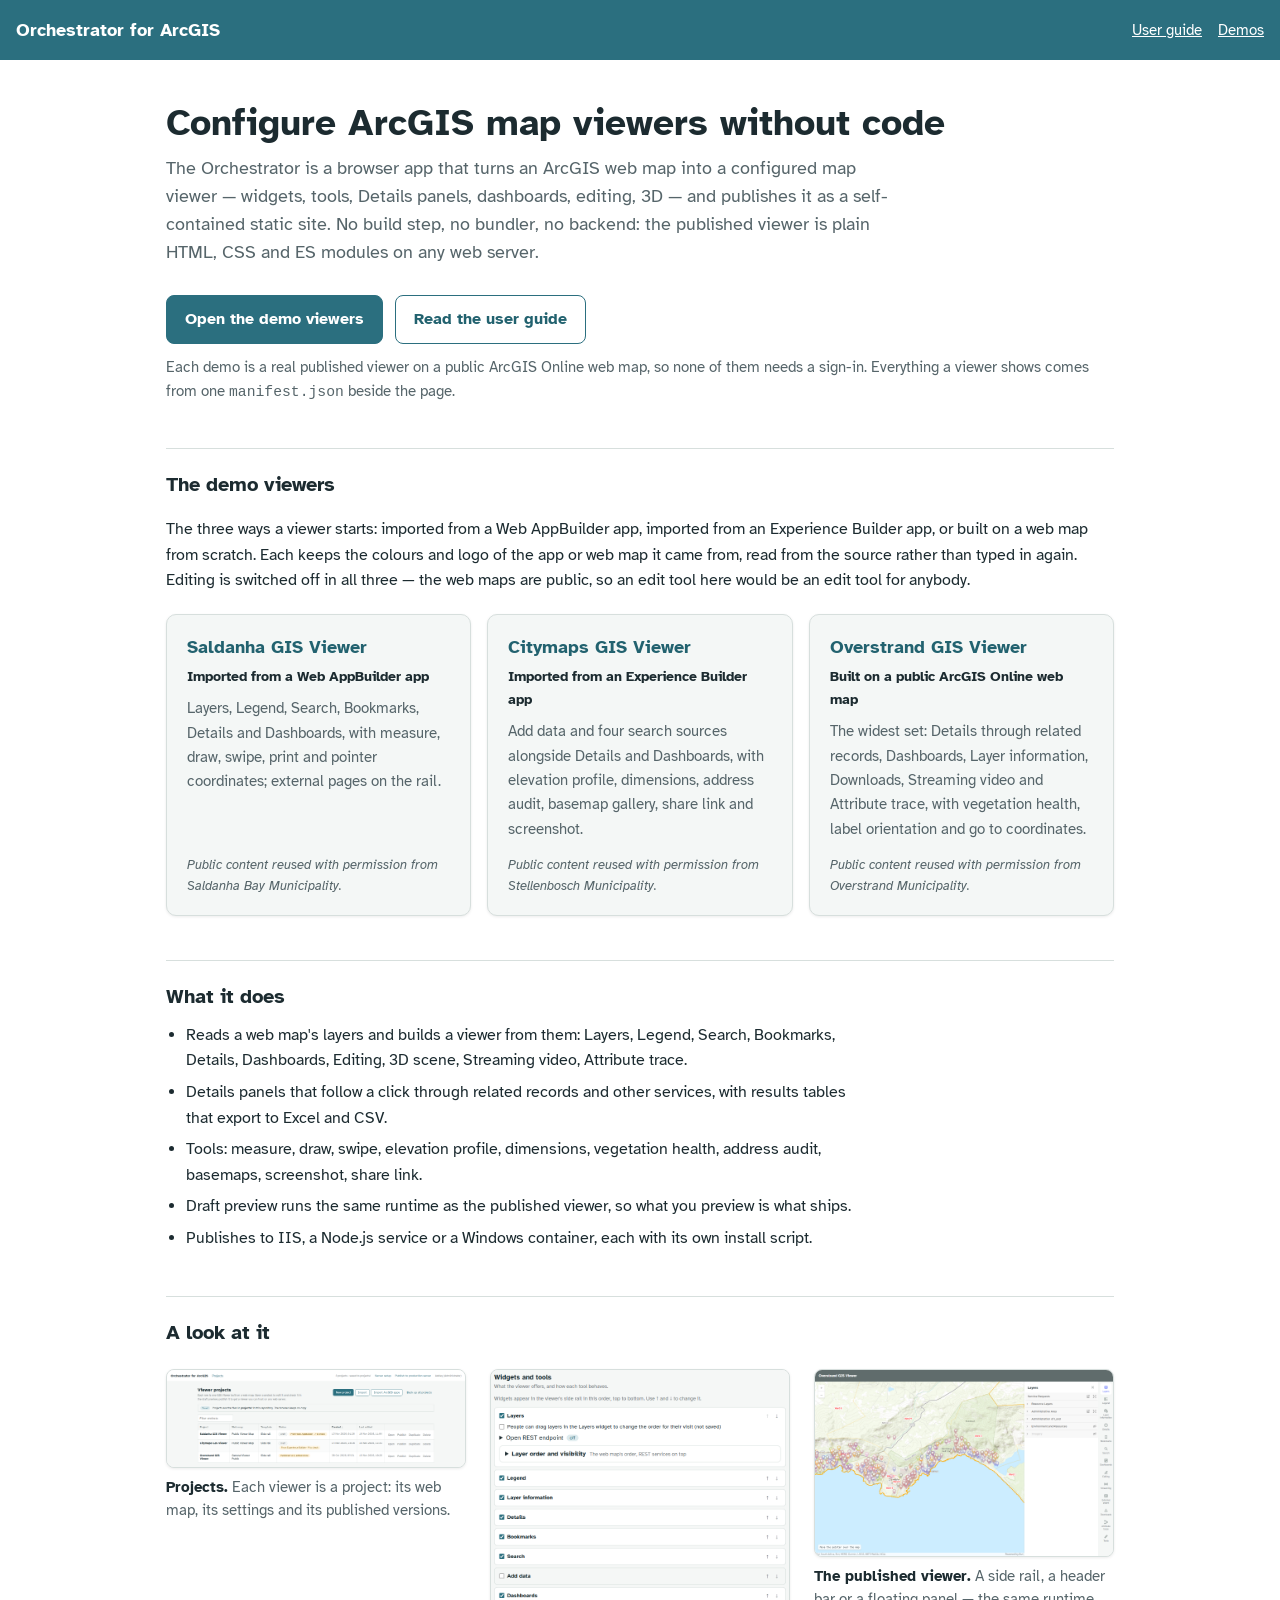
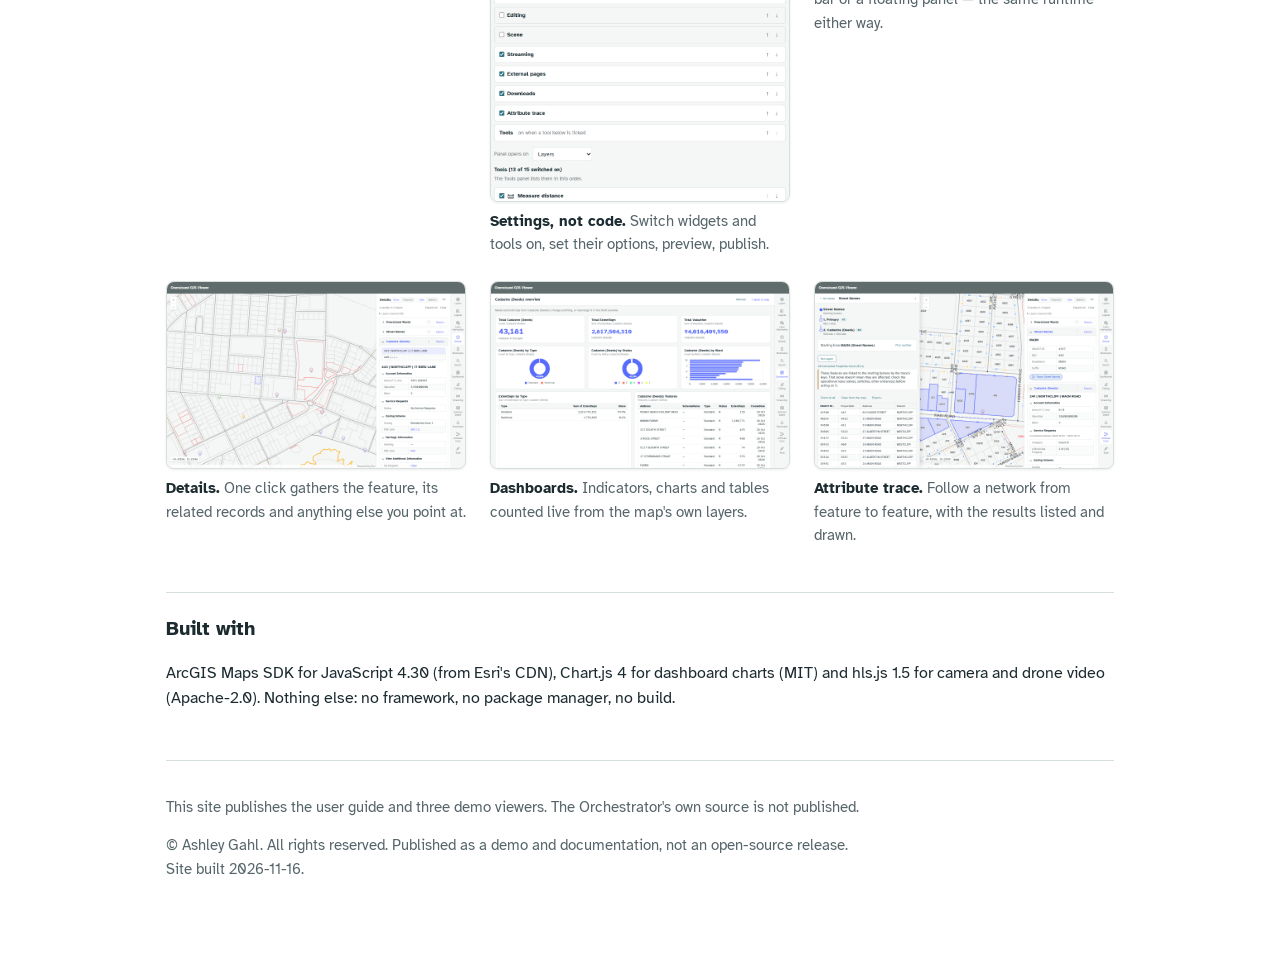
<file: index.html>
<!doctype html>
<!-- The public site's landing page (tools/public-site.mjs copies it to the top of the site and fills in 2026-11-16).
     Standalone on purpose: its own styles, no scripts, nothing from js/ — it is published where the Orchestrator
     itself is not. The palette and type match docs/user-guide.htm so the two pages feel like one site. -->
<html lang="en">
<head>
  <meta charset="utf-8">
  <meta name="viewport" content="width=device-width, initial-scale=1">
  <title>Orchestrator for ArcGIS</title>
  <meta name="description" content="Configure ArcGIS map viewers without code, and publish them as self-contained static sites.">
  <link rel="preconnect" href="https://fonts.googleapis.com">
  <link rel="preconnect" href="https://fonts.gstatic.com" crossorigin>
  <link href="https://fonts.googleapis.com/css2?family=Atkinson+Hyperlegible:ital,wght@0,400;0,700;1,400&display=swap" rel="stylesheet">
  <style>
    :root {
      --ink: #1C2B30; --muted: #56656a; --bg: #ffffff; --panel: #f4f7f6; --rule: #d7dfdd;
      --tide: #2B6F7F; --tide-soft: #e2eef0; --link: #22626f; --shadow: 0 1px 3px rgb(0 0 0 / .08);
      color-scheme: light;
    }
    @media (prefers-color-scheme: dark) {
      :root:not([data-theme="light"]) {
        --ink: #e3ebe9; --muted: #a2b1ad; --bg: #141c1e; --panel: #1b2629; --rule: #2f3d40;
        --tide: #5fb3c4; --tide-soft: #1d3338; --link: #7cc6d5; --shadow: none; color-scheme: dark;
      }
    }
    :root[data-theme="dark"] {
      --ink: #e3ebe9; --muted: #a2b1ad; --bg: #141c1e; --panel: #1b2629; --rule: #2f3d40;
      --tide: #5fb3c4; --tide-soft: #1d3338; --link: #7cc6d5; --shadow: none; color-scheme: dark;
    }
    * { box-sizing: border-box; }
    body { margin: 0; background: var(--bg); color: var(--ink); font: 16px/1.6 "Atkinson Hyperlegible", "Segoe UI", Arial, sans-serif; }
    a { color: var(--link); }
    :focus-visible { outline: 3px solid var(--tide); outline-offset: 2px; }
    .top { display: flex; align-items: center; gap: 14px; padding: 0 16px; height: 60px; background: var(--tide); color: #fff; }
    :root[data-theme="dark"] .top { background: #0f2a30; }
    @media (prefers-color-scheme: dark) { :root:not([data-theme="light"]) .top { background: #0f2a30; } }
    .top .brand { color: #fff; text-decoration: none; font-weight: 700; font-size: 1.1rem; }
    .top .brand span { font-weight: 400; opacity: .85; }
    .top nav { margin-left: auto; display: flex; gap: 16px; font-size: .95rem; }
    .top nav a { color: #fff; }
    .wrap { max-width: 980px; margin: 0 auto; padding: 0 16px 64px; }
    h1 { font-size: clamp(1.6rem, 4.5vw, 2.3rem); line-height: 1.25; margin: 40px 0 8px; }
    .lede { font-size: 1.1rem; color: var(--muted); margin: 0 0 28px; max-width: 62ch; }
    .cta { display: flex; flex-wrap: wrap; gap: 12px; margin-bottom: 12px; }
    .btn { display: inline-block; padding: 11px 18px; border-radius: 8px; text-decoration: none; font-weight: 700; border: 1px solid var(--tide); }
    .btn.primary { background: var(--tide); color: #fff; }
    .btn.primary:hover { filter: brightness(1.08); }
    .btn.ghost { color: var(--link); background: transparent; }
    .btn.ghost:hover { background: var(--tide-soft); }
    .note { font-size: .92rem; color: var(--muted); margin: 0 0 40px; }
    h2 { font-size: 1.25rem; margin: 44px 0 10px; padding-top: 20px; border-top: 1px solid var(--rule); }
    .does { margin: 0; padding-left: 20px; max-width: 70ch; }
    .does li { margin-bottom: 6px; }
    .tour { display: grid; gap: 24px; grid-template-columns: repeat(auto-fit, minmax(300px, 1fr)); margin: 20px 0 0; }
    .demos { display: grid; gap: 16px; grid-template-columns: repeat(auto-fit, minmax(260px, 1fr)); margin: 20px 0 0; }
    .demos .card { display: flex; flex-direction: column; padding: 18px 20px; border: 1px solid var(--rule);
      border-radius: 10px; background: var(--panel); box-shadow: var(--shadow); text-decoration: none; color: var(--ink); }
    .demos .card:hover { border-color: var(--tide); }
    .demos .card h3 { margin: 0 0 4px; font-size: 1.1rem; color: var(--link); }
    .demos .card p { margin: 0; font-size: .95rem; color: var(--muted); }
    .demos .card .from { font-weight: 700; color: var(--ink); font-size: .9rem; margin-bottom: 8px; }
    .demos .card .credit { margin-top: auto; padding-top: 14px; font-size: .82rem; font-style: italic; }
    figure { margin: 0; }
    figure img { width: 100%; height: auto; display: block; border: 1px solid var(--rule); border-radius: 8px; box-shadow: var(--shadow); background: var(--panel); }
    figcaption { font-size: .92rem; color: var(--muted); margin-top: 8px; }
    figcaption b { color: var(--ink); font-weight: 700; }
    footer { border-top: 1px solid var(--rule); margin-top: 48px; padding-top: 20px; font-size: .92rem; color: var(--muted); }
    footer p { max-width: 70ch; }
  </style>
</head>
<body>

<header class="top">
  <a class="brand" href="./">Orchestrator for ArcGIS</a>
  <nav>
    <a href="docs/user-guide.htm">User guide</a>
    <a href="viewer/">Demos</a>
  </nav>
</header>

<div class="wrap">
  <h1>Configure ArcGIS map viewers without code</h1>
  <p class="lede">
    The Orchestrator is a browser app that turns an ArcGIS web map into a configured map viewer — widgets, tools,
    Details panels, dashboards, editing, 3D — and publishes it as a self-contained static site. No build step, no
    bundler, no backend: the published viewer is plain HTML, CSS and ES modules on any web server.
  </p>

  <div class="cta">
    <a class="btn primary" href="viewer/">Open the demo viewers</a>
    <a class="btn ghost" href="docs/user-guide.htm">Read the user guide</a>
  </div>
  <p class="note">
    Each demo is a real published viewer on a public ArcGIS Online web map, so none of them needs a sign-in.
    Everything a viewer shows comes from one <code>manifest.json</code> beside the page.
  </p>

  <h2>The demo viewers</h2>
  <p>
    The three ways a viewer starts: imported from a Web AppBuilder app, imported from an Experience Builder app,
    or built on a web map from scratch. Each keeps the colours and logo of the app or web map it came from, read
    from the source rather than typed in again. Editing is switched off in all three — the web maps are public,
    so an edit tool here would be an edit tool for anybody.
  </p>
  <div class="demos">
    <a class="card" href="viewer/saldanha/">
      <h3>Saldanha GIS Viewer</h3>
      <p class="from">Imported from a Web AppBuilder app</p>
      <p>Layers, Legend, Search, Bookmarks, Details and Dashboards, with measure, draw, swipe, print and pointer
        coordinates; external pages on the rail.</p>
      <p class="credit">Public content reused with permission from Saldanha Bay Municipality.</p>
    </a>
    <a class="card" href="viewer/citymaps/">
      <h3>Citymaps GIS Viewer</h3>
      <p class="from">Imported from an Experience Builder app</p>
      <p>Add data and four search sources alongside Details and Dashboards, with elevation profile, dimensions,
        address audit, basemap gallery, share link and screenshot.</p>
      <p class="credit">Public content reused with permission from Stellenbosch Municipality.</p>
    </a>
    <a class="card" href="viewer/overstrand/">
      <h3>Overstrand GIS Viewer</h3>
      <p class="from">Built on a public ArcGIS Online web map</p>
      <p>The widest set: Details through related records, Dashboards, Layer information, Downloads, Streaming
        video and Attribute trace, with vegetation health, label orientation and go to coordinates.</p>
      <p class="credit">Public content reused with permission from Overstrand Municipality.</p>
    </a>
  </div>

  <h2>What it does</h2>
  <ul class="does">
    <li>Reads a web map's layers and builds a viewer from them: Layers, Legend, Search, Bookmarks, Details, Dashboards, Editing, 3D scene, Streaming video, Attribute trace.</li>
    <li>Details panels that follow a click through related records and other services, with results tables that export to Excel and CSV.</li>
    <li>Tools: measure, draw, swipe, elevation profile, dimensions, vegetation health, address audit, basemaps, screenshot, share link.</li>
    <li>Draft preview runs the same runtime as the published viewer, so what you preview is what ships.</li>
    <li>Publishes to IIS, a Node.js service or a Windows container, each with its own install script.</li>
  </ul>

  <h2>A look at it</h2>
  <div class="tour">
    <figure>
      <img src="images/guide/projects.png" alt="The Orchestrator's projects list, each project a card with its web map and version.">
      <figcaption><b>Projects.</b> Each viewer is a project: its web map, its settings and its published versions.</figcaption>
    </figure>
    <figure>
      <img src="images/guide/s-widgets.png" alt="The widgets and tools settings page, with each widget switched on or off.">
      <figcaption><b>Settings, not code.</b> Switch widgets and tools on, set their options, preview, publish.</figcaption>
    </figure>
    <figure>
      <img src="images/guide/v-layers.png" alt="A published viewer showing the layer list beside the map.">
      <figcaption><b>The published viewer.</b> A side rail, a header bar or a floating panel — the same runtime either way.</figcaption>
    </figure>
    <figure>
      <img src="images/guide/v-details.png" alt="The Details panel showing a clicked feature's fields and related records.">
      <figcaption><b>Details.</b> One click gathers the feature, its related records and anything else you point at.</figcaption>
    </figure>
    <figure>
      <img src="images/guide/v-dashboards.png" alt="A dashboard of indicators and charts built from the web map's layers.">
      <figcaption><b>Dashboards.</b> Indicators, charts and tables counted live from the map's own layers.</figcaption>
    </figure>
    <figure>
      <img src="images/guide/v-trace-results.png" alt="Attribute trace following a network from one feature to the next.">
      <figcaption><b>Attribute trace.</b> Follow a network from feature to feature, with the results listed and drawn.</figcaption>
    </figure>
  </div>

  <h2>Built with</h2>
  <p>
    ArcGIS Maps SDK for JavaScript 4.30 (from Esri's CDN), Chart.js 4 for dashboard charts (MIT) and hls.js 1.5 for
    camera and drone video (Apache-2.0). Nothing else: no framework, no package manager, no build.
  </p>

  <footer>
    <p>
      This site publishes the user guide and three demo viewers. The Orchestrator's own source is not published.
    </p>
    <p>
      &copy; Ashley Gahl. All rights reserved. Published as a demo and documentation, not an open-source release.
      Site built 2026-11-16.
    </p>
  </footer>
</div>

</body>
</html>
</file>
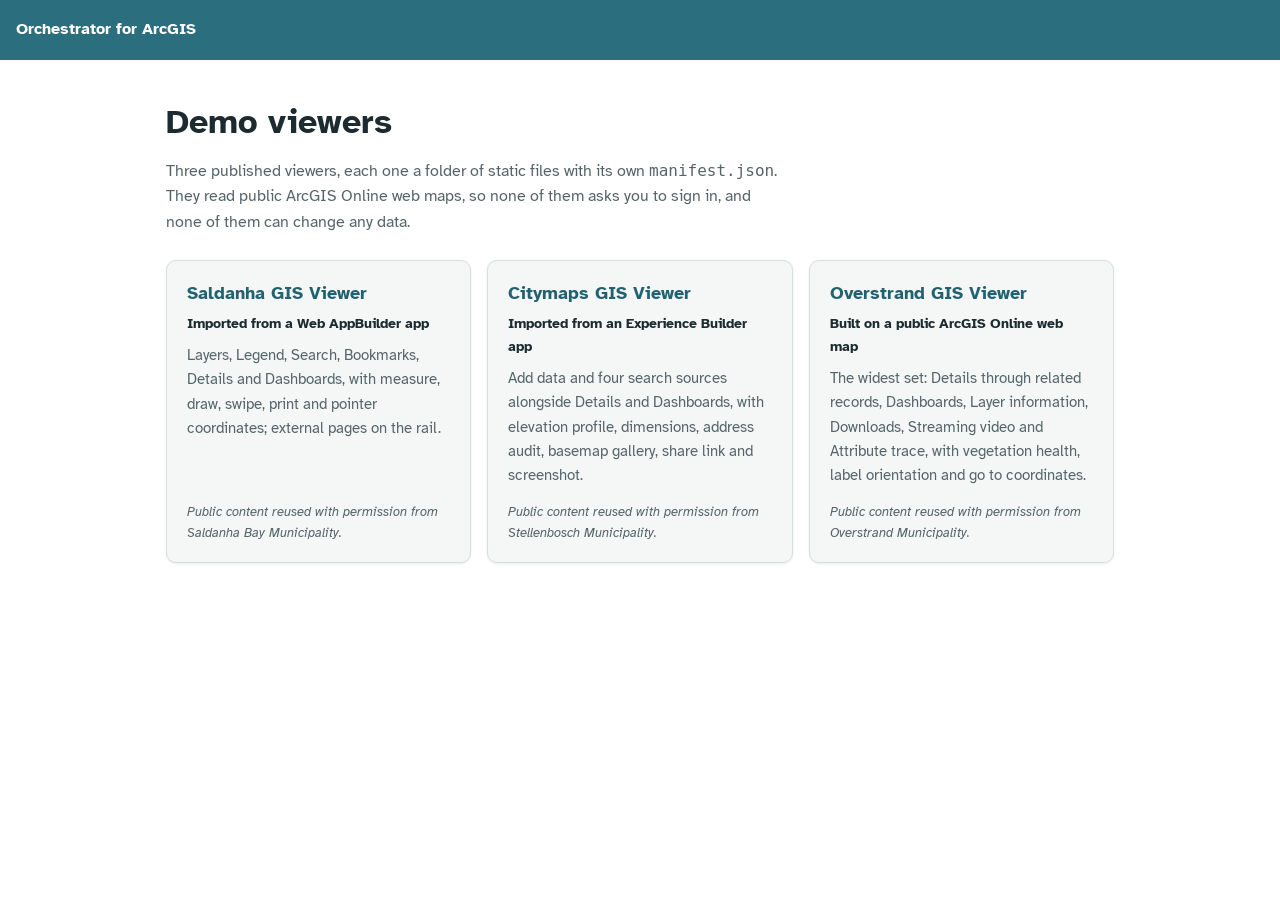
<file: viewer/index.html>
<!doctype html>
<!-- Generated by tools/public-site.mjs from DEMO_VIEWERS. Don't edit it here; edit that list. -->
<html lang="en">
<head>
  <meta charset="utf-8">
  <meta name="viewport" content="width=device-width, initial-scale=1">
  <title>Demo viewers &mdash; Orchestrator for ArcGIS</title>
  <meta name="description" content="Three published ArcGIS map viewers, each configured in the Orchestrator and served as static files.">
  <link rel="preconnect" href="https://fonts.googleapis.com">
  <link rel="preconnect" href="https://fonts.gstatic.com" crossorigin>
  <link href="https://fonts.googleapis.com/css2?family=Atkinson+Hyperlegible:ital,wght@0,400;0,700;1,400&display=swap" rel="stylesheet">
  <style>
    :root { --ink: #1C2B30; --muted: #56656a; --bg: #ffffff; --panel: #f4f7f6; --rule: #d7dfdd;
      --tide: #2B6F7F; --link: #22626f; --shadow: 0 1px 3px rgb(0 0 0 / .08); color-scheme: light; }
    @media (prefers-color-scheme: dark) {
      :root:not([data-theme="light"]) { --ink: #e3ebe9; --muted: #a2b1ad; --bg: #141c1e; --panel: #1b2629;
        --rule: #2f3d40; --tide: #5fb3c4; --link: #7cc6d5; --shadow: none; color-scheme: dark; }
    }
    :root[data-theme="dark"] { --ink: #e3ebe9; --muted: #a2b1ad; --bg: #141c1e; --panel: #1b2629;
      --rule: #2f3d40; --tide: #5fb3c4; --link: #7cc6d5; --shadow: none; color-scheme: dark; }
    * { box-sizing: border-box; }
    body { margin: 0; background: var(--bg); color: var(--ink);
      font: 16px/1.6 "Atkinson Hyperlegible", "Segoe UI", Arial, sans-serif; }
    a { color: var(--link); }
    :focus-visible { outline: 3px solid var(--tide); outline-offset: 2px; }
    .top { display: flex; align-items: center; gap: 14px; padding: 0 16px; height: 60px; background: var(--tide); color: #fff; }
    .top a { color: #fff; text-decoration: none; font-weight: 700; }
    .wrap { max-width: 980px; margin: 0 auto; padding: 0 16px 64px; }
    h1 { font-size: clamp(1.5rem, 4.5vw, 2.1rem); margin: 36px 0 8px; }
    .lede { color: var(--muted); max-width: 62ch; margin: 0 0 24px; }
    .cards { display: grid; gap: 16px; grid-template-columns: repeat(auto-fit, minmax(260px, 1fr)); }
    .card { display: flex; flex-direction: column; padding: 18px 20px; border: 1px solid var(--rule);
      border-radius: 10px; background: var(--panel); box-shadow: var(--shadow); text-decoration: none; color: var(--ink); }
    .card:hover { border-color: var(--tide); }
    .card h2 { margin: 0 0 4px; font-size: 1.15rem; color: var(--link); }
    .card p { margin: 0; font-size: .95rem; color: var(--muted); }
    .card .from { font-weight: 700; color: var(--ink); margin-bottom: 8px; font-size: .9rem; }
    .card .credit { margin-top: auto; padding-top: 14px; font-size: .82rem; font-style: italic; }
  </style>
</head>
<body>

<header class="top"><a href="../">Orchestrator for ArcGIS</a></header>

<div class="wrap">
  <h1>Demo viewers</h1>
  <p class="lede">
    Three published viewers, each one a folder of static files with its own <code>manifest.json</code>. They read
    public ArcGIS Online web maps, so none of them asks you to sign in, and none of them can change any data.
  </p>
  <div class="cards">
    <a class="card" href="saldanha/">
      <h2>Saldanha GIS Viewer</h2>
      <p class="from">Imported from a Web AppBuilder app</p>
      <p>Layers, Legend, Search, Bookmarks, Details and Dashboards, with measure, draw, swipe, print and pointer coordinates; external pages on the rail.</p>
      <p class="credit">Public content reused with permission from Saldanha Bay Municipality.</p>
    </a>
    <a class="card" href="citymaps/">
      <h2>Citymaps GIS Viewer</h2>
      <p class="from">Imported from an Experience Builder app</p>
      <p>Add data and four search sources alongside Details and Dashboards, with elevation profile, dimensions, address audit, basemap gallery, share link and screenshot.</p>
      <p class="credit">Public content reused with permission from Stellenbosch Municipality.</p>
    </a>
    <a class="card" href="overstrand/">
      <h2>Overstrand GIS Viewer</h2>
      <p class="from">Built on a public ArcGIS Online web map</p>
      <p>The widest set: Details through related records, Dashboards, Layer information, Downloads, Streaming video and Attribute trace, with vegetation health, label orientation and go to coordinates.</p>
      <p class="credit">Public content reused with permission from Overstrand Municipality.</p>
    </a>
  </div>
</div>

</body>
</html>
</file>
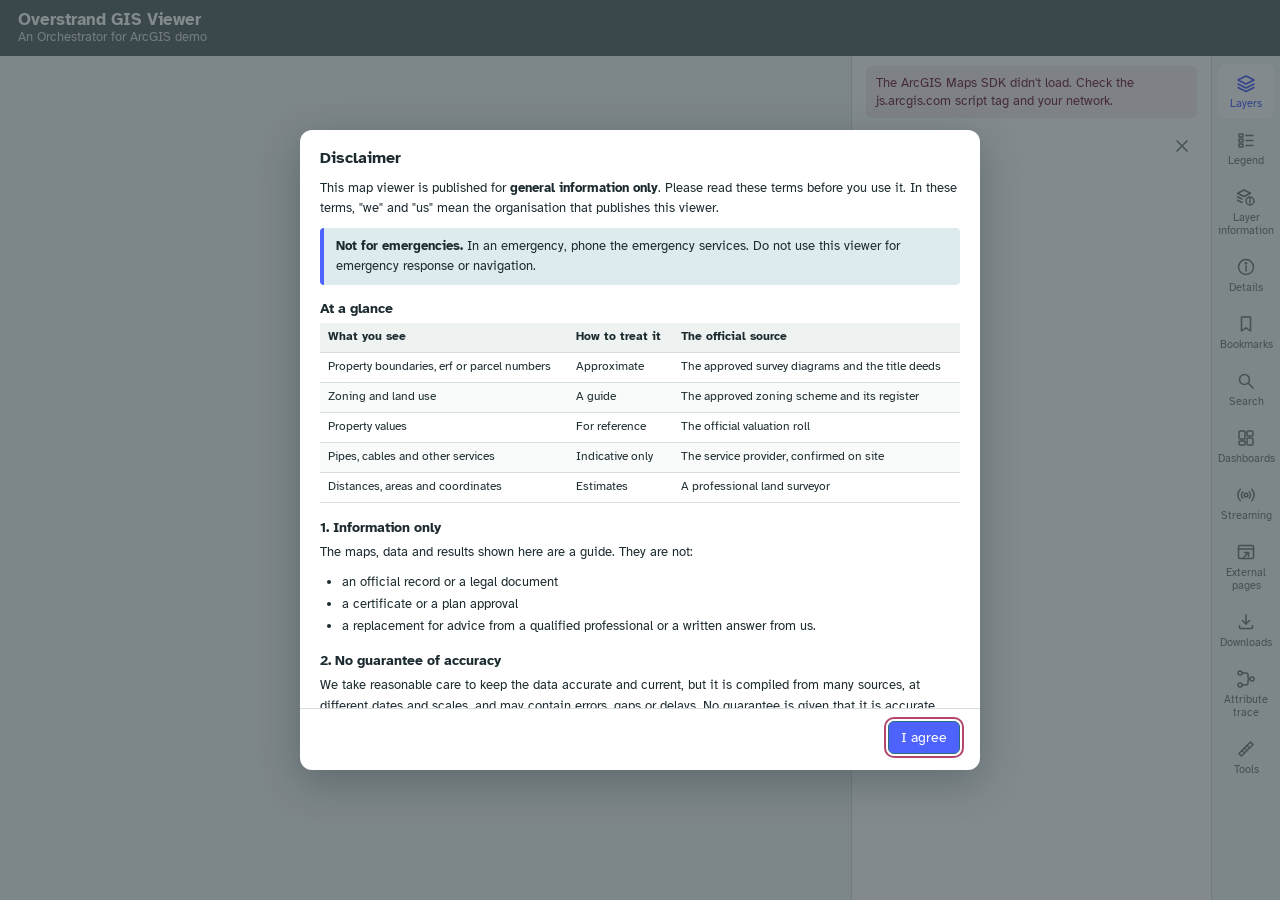
<file: viewer/overstrand/index.html>
<!doctype html>
<html lang="en">
<head>
  <meta charset="utf-8">
  <meta name="viewport" content="width=device-width, initial-scale=1">
  <title>Overstrand GIS Viewer</title>
  <link rel="preconnect" href="https://fonts.googleapis.com">
  <link rel="preconnect" href="https://fonts.gstatic.com" crossorigin>
  <link href="https://fonts.googleapis.com/css2?family=Atkinson+Hyperlegible:ital,wght@0,400;0,700;1,400&display=swap" rel="stylesheet">
  <!-- ArcGIS Maps SDK for JavaScript (keep both URLs on the same version) -->
  <link rel="stylesheet" href="https://js.arcgis.com/4.30/esri/themes/light/main.css">
  <script src="https://js.arcgis.com/4.30/"></script>
  <link rel="stylesheet" href="css/app.css">
</head>
<body class="standalone">
  <!-- A published GIS Viewer. Everything it shows comes from manifest.json next to this page. -->
  <section class="view viewer" id="view-viewer" style="--brand-bg: #606C6C; --brand-text: #FFFFFF">
    <header class="brand" id="viewer-brand"></header>
    <div class="viewer-body">
      <main class="map" id="map" aria-label="Map"></main>
      <aside class="vpanel" id="viewer-panel" aria-label="Map widgets"></aside>
    </div>
    <!-- Startup screen: shown before any script loads; js/startupScreen.js takes it over (same markup). -->
    <div class="startup" role="status" aria-live="polite">
      <div class="startup-card">
        <div class="startup-brand"><span class="startup-title">Overstrand GIS Viewer</span></div>
        <div class="startup-spinner" aria-hidden="true"></div>
        <ol class="startup-steps">
          <li data-step="init" class="is-current"><span class="startup-mark" aria-hidden="true"></span>Initializing application</li>
          <li data-step="config"><span class="startup-mark" aria-hidden="true"></span>Configuring components</li>
        </ol>
      </div>
    </div>
  </section>
  <noscript>This map needs JavaScript.</noscript>
  <script type="module" src="js/viewer-main.js"></script>
</body>
</html>
</file>
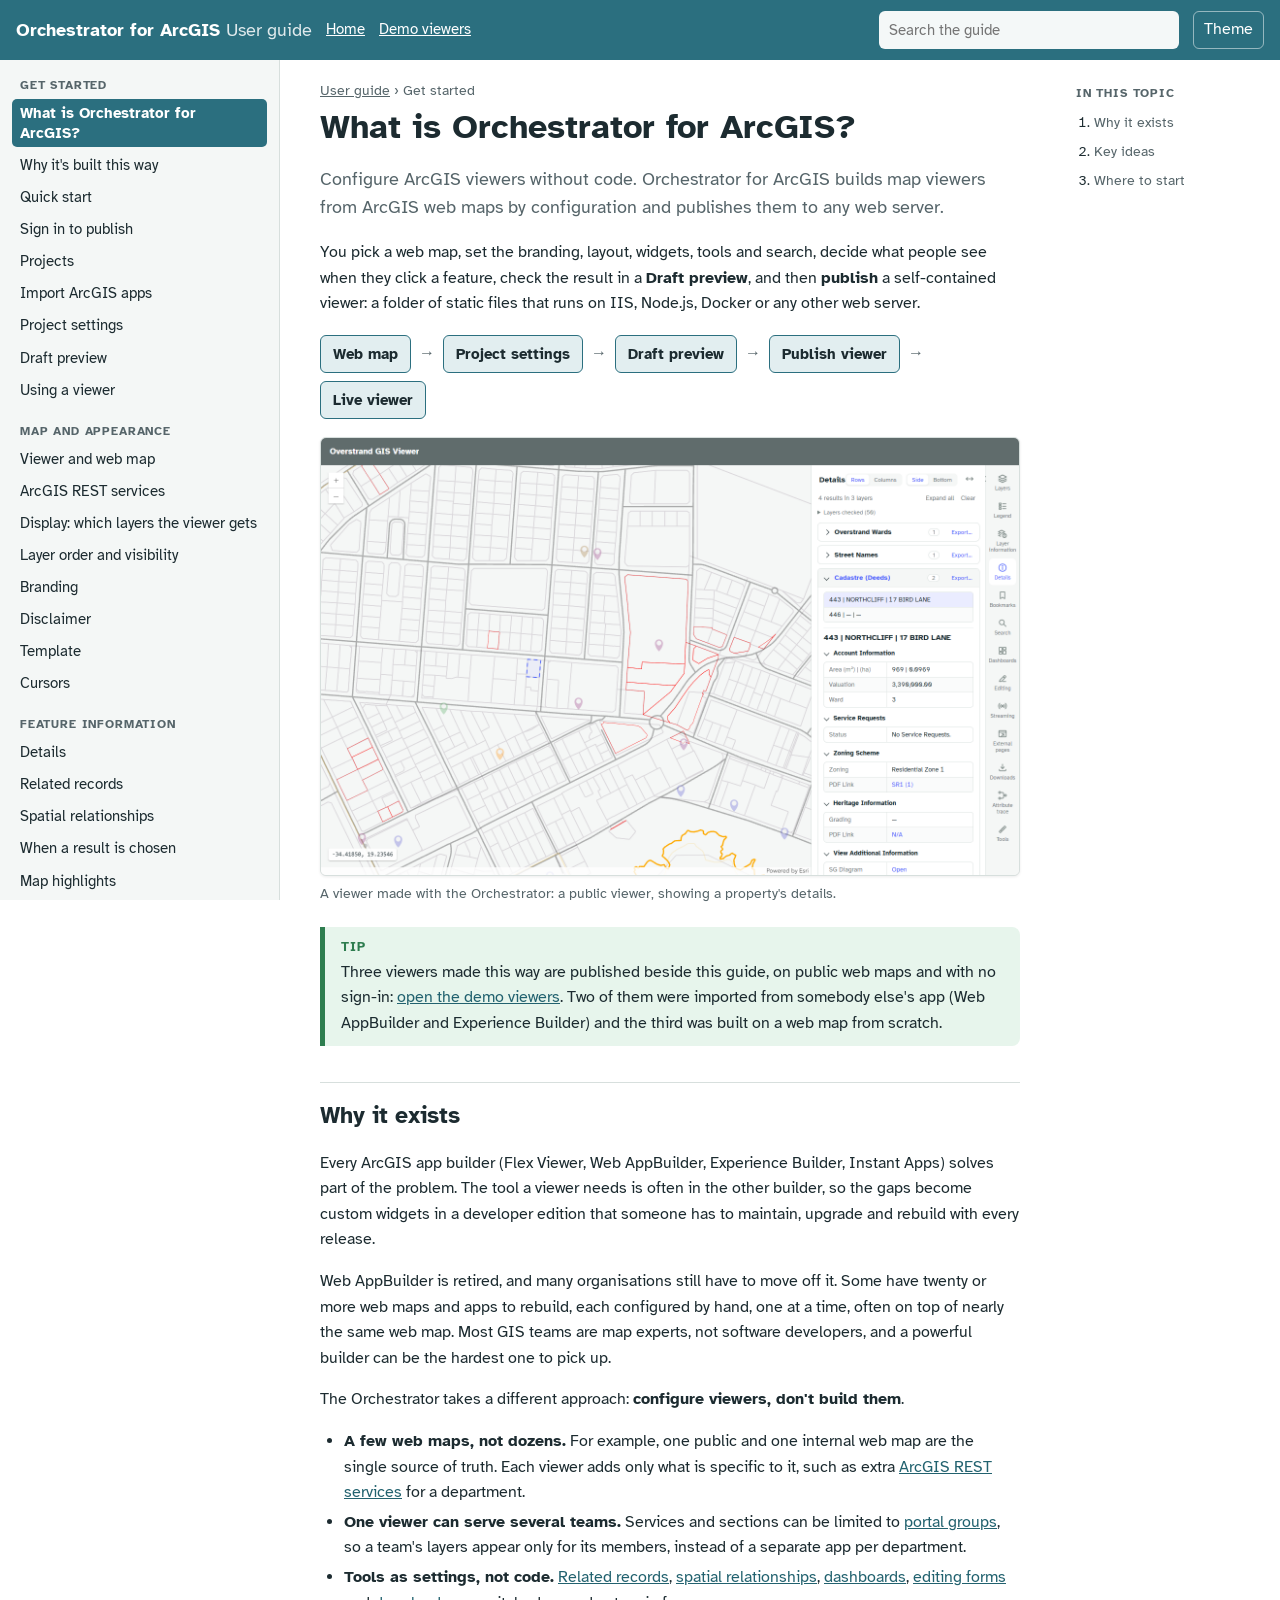
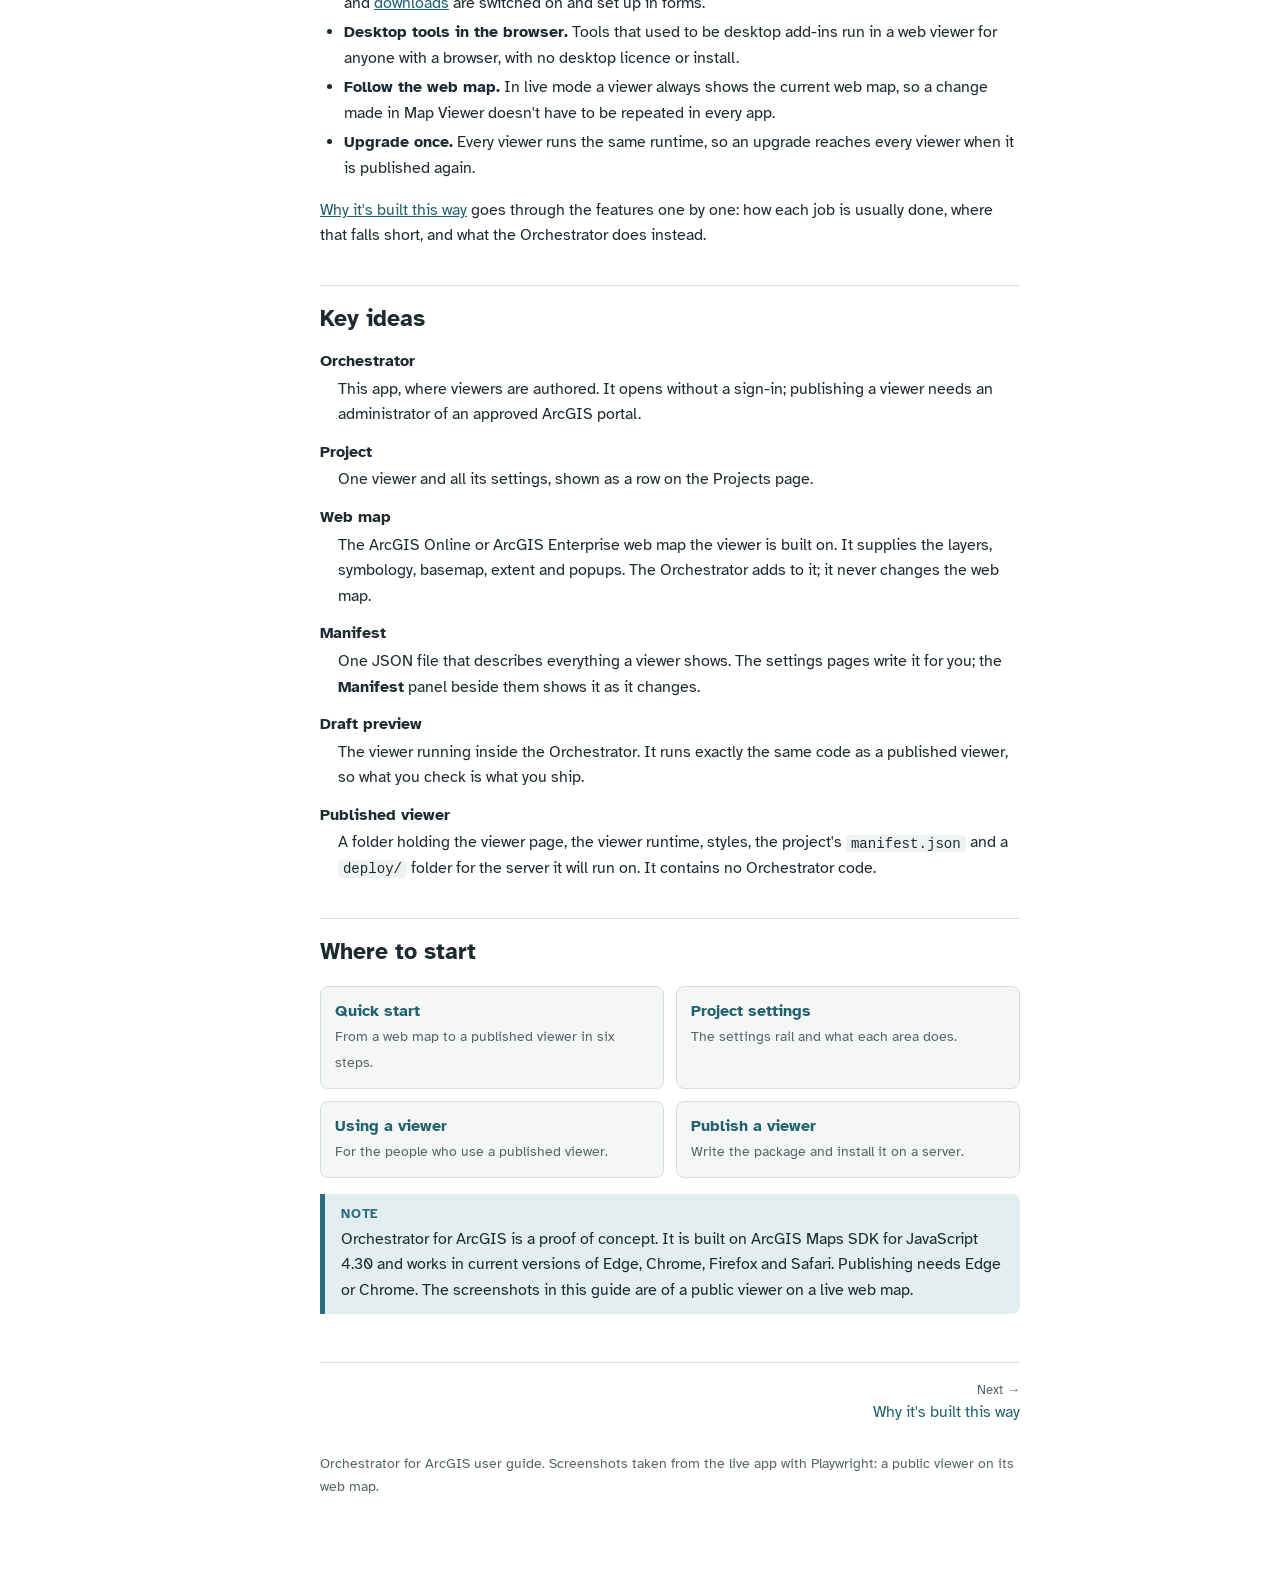
<file: docs/user-guide.htm>
<!doctype html>
<html lang="en">
<head>
<meta charset="utf-8">
<meta name="viewport" content="width=device-width, initial-scale=1">
<title>Orchestrator for ArcGIS User Guide</title>
<meta name="description" content="How to author, check and publish ArcGIS map viewers with Orchestrator for ArcGIS: every setting, widget and tool.">
<!-- The user guide. One page, one topic shown at a time (#topic-id in the address), no build step and nothing to
     download but the font. Screenshots come from ../images/guide/ (see images/README.md): taken with Playwright from
     the live app, a public viewer (a project's examples/&lt;viewer&gt;.json) on its live web map. Add a topic as an
     <article class="topic" id="…" data-group="…"> with an <h1>; the navigation, "In this topic", breadcrumb and
     Previous / Next are built from the articles. -->
<link rel="preconnect" href="https://fonts.googleapis.com">
<link rel="preconnect" href="https://fonts.gstatic.com" crossorigin>
<link href="https://fonts.googleapis.com/css2?family=Atkinson+Hyperlegible:ital,wght@0,400;0,700;1,400&display=swap" rel="stylesheet">
<style>
  :root {
    --ink: #1C2B30; --muted: #56656a; --bg: #ffffff; --panel: #f4f7f6; --rule: #d7dfdd; --tide: #2B6F7F;
    --tide-soft: #e2eef0; --link: #22626f; --fynbos: #B4466A; --code: #eef2f1; --tip: #2E7D4F; --tip-bg: #e7f5ec;
    --warn: #8a5a00; --warn-bg: #fdf3e1; --shadow: 0 1px 3px rgb(0 0 0 / .08);
    color-scheme: light;
  }
  @media (prefers-color-scheme: dark) {
    :root:not([data-theme="light"]) {
      --ink: #e3ebe9; --muted: #a2b1ad; --bg: #141c1e; --panel: #1b2629; --rule: #2f3d40; --tide: #5fb3c4;
      --tide-soft: #1d3338; --link: #7cc6d5; --fynbos: #e283a3; --code: #22302f; --tip: #6fcf97; --tip-bg: #1a3324;
      --warn: #f0c060; --warn-bg: #3a2e14; --shadow: none; color-scheme: dark;
    }
  }
  :root[data-theme="dark"] {
    --ink: #e3ebe9; --muted: #a2b1ad; --bg: #141c1e; --panel: #1b2629; --rule: #2f3d40; --tide: #5fb3c4;
    --tide-soft: #1d3338; --link: #7cc6d5; --fynbos: #e283a3; --code: #22302f; --tip: #6fcf97; --tip-bg: #1a3324;
    --warn: #f0c060; --warn-bg: #3a2e14; --shadow: none; color-scheme: dark;
  }
  * { box-sizing: border-box; }
  html { scroll-padding-top: 76px; }
  body { margin: 0; background: var(--bg); color: var(--ink); font: 16px/1.6 "Atkinson Hyperlegible", "Segoe UI", Arial, sans-serif; }
  a { color: var(--link); }
  a:hover { text-decoration-thickness: 2px; }
  code, kbd { font-family: Consolas, "Cascadia Mono", monospace; font-size: .88em; background: var(--code); padding: .05em .35em; border-radius: 4px; overflow-wrap: anywhere; }
  kbd { border: 1px solid var(--rule); }
  :focus-visible { outline: 3px solid var(--tide); outline-offset: 2px; }

  /* Header */
  .top { position: sticky; top: 0; z-index: 20; display: flex; align-items: center; gap: 14px; padding: 0 16px; height: 60px; background: var(--tide); color: #fff; }
  :root[data-theme="dark"] .top { background: #0f2a30; }
  @media (prefers-color-scheme: dark) { :root:not([data-theme="light"]) .top { background: #0f2a30; } }
  .top .brand { color: #fff; text-decoration: none; font-weight: 700; font-size: 1.1rem; white-space: nowrap; }
  .top .brand span { font-weight: 400; opacity: .85; }
  .top .site-links { display: flex; gap: 14px; font-size: .92rem; }
  .top .site-links a { color: #fff; }
  .top .search { margin-left: auto; position: relative; flex: 0 1 300px; min-width: 0; }
  .top input[type=search] { width: 100%; font: inherit; font-size: .95rem; padding: 7px 10px; border-radius: 6px; border: 0; background: rgb(255 255 255 / .95); color: #1C2B30; }
  .icon-btn { font: inherit; color: #fff; background: transparent; border: 1px solid rgb(255 255 255 / .5); border-radius: 6px; padding: 5px 10px; cursor: pointer; white-space: nowrap; }
  .icon-btn:hover { background: rgb(255 255 255 / .12); }
  #menu-btn { display: none; }

  /* Three columns: topics, the topic, in this topic */
  .layout { display: grid; grid-template-columns: 280px minmax(0, 1fr) 220px; max-width: 1440px; margin: 0 auto; }
  .side { position: sticky; top: 60px; height: calc(100vh - 60px); overflow-y: auto; border-right: 1px solid var(--rule); padding: 16px 12px 40px; background: var(--panel); }
  .side h2 { font-size: .74rem; letter-spacing: .07em; text-transform: uppercase; color: var(--muted); margin: 18px 8px 4px; }
  .side h2:first-child { margin-top: 0; }
  .side ul { list-style: none; margin: 0; padding: 0; }
  .side a { display: block; padding: 4px 8px; border-radius: 5px; color: var(--ink); text-decoration: none; font-size: .93rem; line-height: 1.35; }
  .side a:hover { background: var(--tide-soft); }
  .side a[aria-current="page"] { background: var(--tide); color: #fff; font-weight: 700; }
  .side .count { font-size: .85rem; color: var(--muted); margin: 0 8px 10px; }
  .side .none { margin: 8px; color: var(--muted); }
  main { padding: 20px 40px 60px; min-width: 0; }
  .onpage { position: sticky; top: 60px; align-self: start; padding: 24px 16px; font-size: .9rem; max-height: calc(100vh - 60px); overflow-y: auto; }
  .onpage h2 { font-size: .74rem; letter-spacing: .07em; text-transform: uppercase; color: var(--muted); margin: 0 0 8px; }
  .onpage ol { margin: 0; padding-left: 18px; }
  .onpage li { margin-bottom: 6px; }
  .onpage a { color: var(--muted); text-decoration: none; }
  .onpage a:hover { color: var(--link); text-decoration: underline; }

  /* A topic */
  .crumbs { font-size: .88rem; color: var(--muted); margin-bottom: 4px; }
  article.topic { scroll-margin-top: 140px; }   /* a link to a topic keeps the breadcrumb in view */
  .crumbs a { color: var(--muted); }
  article h1 { font-size: 2.1rem; line-height: 1.2; margin: 0 0 12px; }
  article h2 { font-size: 1.45rem; margin: 36px 0 10px; padding-top: 14px; border-top: 1px solid var(--rule); }
  article h3 { font-size: 1.1rem; margin: 24px 0 6px; }
  article p, article li { max-width: 78ch; }
  .lead { font-size: 1.12rem; color: var(--muted); max-width: 72ch; }
  .why { font-size: .93rem; color: var(--muted); margin-top: -4px; }
  .intopic { display: none; border: 1px solid var(--rule); border-radius: 8px; padding: 10px 16px; margin: 16px 0; background: var(--panel); max-width: 78ch; }
  .intopic strong { display: block; font-size: .8rem; text-transform: uppercase; letter-spacing: .06em; color: var(--muted); }
  .intopic ol { margin: 6px 0 0; padding-left: 20px; columns: 2; column-gap: 28px; }
  ul, ol { padding-left: 24px; }
  li { margin-bottom: 4px; }
  li > ul { margin-top: 4px; }

  /* Settings: name, then what it does */
  dl.settings { margin: 8px 0 18px; max-width: 80ch; }
  dl.settings dt { font-weight: 700; margin-top: 12px; }
  dl.settings dd { margin: 2px 0 0 18px; }
  dl.settings dd > ul { margin: 4px 0; }

  .note, .tip, .caution { border-left: 5px solid var(--tide); background: var(--tide-soft); padding: 10px 16px; margin: 16px 0; border-radius: 0 8px 8px 0; max-width: 78ch; }
  .tip { border-left-color: var(--tip); background: var(--tip-bg); }
  .caution { border-left-color: #c99a00; background: var(--warn-bg); }
  .note::before, .tip::before, .caution::before { display: block; font-weight: 700; font-size: .82rem; text-transform: uppercase; letter-spacing: .06em; margin-bottom: 2px; }
  .note::before { content: "Note"; color: var(--tide); }
  .tip::before { content: "Tip"; color: var(--tip); }
  .caution::before { content: "Caution"; color: var(--warn); }
  .note p:last-child, .tip p:last-child, .caution p:last-child { margin-bottom: 0; }
  .note p:first-child, .tip p:first-child, .caution p:first-child { margin-top: 0; }

  .steps { counter-reset: s; list-style: none; padding-left: 0; }
  .steps > li { counter-increment: s; position: relative; padding-left: 40px; margin-bottom: 12px; }
  .steps > li::before { content: counter(s); position: absolute; left: 0; top: 0; width: 28px; height: 28px; border-radius: 50%; background: var(--tide); color: #fff; font-weight: 700; text-align: center; line-height: 28px; font-size: .9rem; }
  :root[data-theme="dark"] .steps > li::before { color: #10282d; }
  @media (prefers-color-scheme: dark) { :root:not([data-theme="light"]) .steps > li::before { color: #10282d; } }

  figure { margin: 18px 0 22px; max-width: 900px; }
  figure.panel { max-width: 620px; }
  figure img { display: block; max-width: 100%; height: auto; border: 1px solid var(--rule); border-radius: 6px; box-shadow: var(--shadow); cursor: zoom-in; background: #fff; }
  figcaption { font-size: .9rem; color: var(--muted); margin-top: 6px; }
  .shots { display: grid; grid-template-columns: repeat(auto-fit, minmax(280px, 1fr)); gap: 16px; max-width: 900px; align-items: start; }
  .shots figure { margin: 8px 0; }

  .table-wrap { overflow-x: auto; max-width: 100%; margin: 12px 0 18px; }
  table { border-collapse: collapse; font-size: .94rem; min-width: 480px; }
  th, td { text-align: left; vertical-align: top; padding: 8px 12px; border-bottom: 1px solid var(--rule); }
  th { background: var(--panel); }
  .cards { display: grid; grid-template-columns: repeat(auto-fill, minmax(230px, 1fr)); gap: 12px; margin: 16px 0; max-width: 960px; }
  .cards a { display: block; border: 1px solid var(--rule); border-radius: 8px; padding: 12px 14px; text-decoration: none; color: var(--ink); background: var(--panel); }
  .cards a:hover { border-color: var(--tide); }
  .cards strong { display: block; color: var(--link); }
  .cards span { font-size: .9rem; color: var(--muted); }
  .flow { display: flex; flex-wrap: wrap; align-items: center; gap: 8px; margin: 18px 0; }
  .flow span { border: 1px solid var(--tide); border-radius: 6px; padding: 6px 12px; background: var(--tide-soft); font-weight: 700; font-size: .95rem; }
  .flow i { font-style: normal; color: var(--muted); }

  .pager { display: flex; justify-content: space-between; gap: 16px; margin-top: 48px; padding-top: 16px; border-top: 1px solid var(--rule); }
  .pager a { text-decoration: none; max-width: 48%; }
  .pager small { display: block; color: var(--muted); }
  .pager .next { margin-left: auto; text-align: right; }
  .foot { margin-top: 28px; font-size: .88rem; color: var(--muted); }

  dialog.zoom { padding: 0; border: 0; background: transparent; max-width: 96vw; max-height: 96vh; }
  dialog.zoom::backdrop { background: rgb(0 0 0 / .75); }
  dialog.zoom img { display: block; max-width: 96vw; max-height: 90vh; border-radius: 6px; background: #fff; }
  dialog.zoom p { color: #fff; margin: 8px 0 0; text-align: center; }

  @media (max-width: 1180px) {
    .layout { grid-template-columns: 260px minmax(0, 1fr); }
    .onpage { display: none; }
    .intopic { display: block; }
  }
  @media (max-width: 820px) {
    #menu-btn { display: inline-block; }
    .top { gap: 8px; padding: 0 12px; }
    .top .brand { font-size: 1rem; }
    .top .brand span { display: none; }
    .top .site-links { display: none; }
    .top .search { flex: 1 1 auto; }
    .icon-btn { padding: 5px 8px; }
    .layout { display: block; }
    .side { position: fixed; top: 60px; left: 0; bottom: 0; width: min(320px, 88vw); height: auto; z-index: 15; transform: translateX(-105%); transition: transform .2s; box-shadow: 0 0 24px rgb(0 0 0 / .25); }
    body.menu-open .side { transform: none; }
    main { padding: 16px 16px 48px; }
    article h1 { font-size: 1.7rem; }
    .intopic ol { columns: 1; }
  }
  @media (prefers-reduced-motion: reduce) { .side { transition: none; } }
  @media print {
    .top, .side, .onpage, .pager, .intopic { display: none !important; }
    .layout { display: block; }
    main { padding: 0; }
    article.topic[hidden] { display: block; }
    article.topic { page-break-after: always; }
    figure img { box-shadow: none; max-width: 75%; }
  }
</style>
</head>
<body>

<header class="top">
  <button class="icon-btn" id="menu-btn" type="button" aria-controls="side" aria-expanded="false">Topics</button>
  <a class="brand" href="#welcome">Orchestrator for ArcGIS <span>User guide</span></a>
  <nav class="site-links" aria-label="This site">
    <a href="../">Home</a>
    <a href="../viewer/">Demo viewers</a>
  </nav>
  <div class="search" role="search">
    <input type="search" id="find" placeholder="Search the guide" aria-label="Search the guide" autocomplete="off">
  </div>
  <button class="icon-btn" id="theme-btn" type="button" title="Switch between light and dark">Theme</button>
</header>

<div class="layout">
  <nav class="side" id="side" aria-label="Topics"></nav>
  <main id="main">
    <div class="crumbs" id="crumbs"></div>

<!-- =============================================================== GET STARTED -->

<article class="topic" id="welcome" data-group="Get started">
  <h1>What is Orchestrator for ArcGIS?</h1>
  <p class="lead">Configure ArcGIS viewers without code. Orchestrator for ArcGIS builds map viewers from ArcGIS web maps by
  configuration and publishes them to any web server.</p>
  <p>You pick a web map, set the branding, layout, widgets, tools and search, decide what people see when they click a
  feature, check the result in a <strong>Draft preview</strong>, and then <strong>publish</strong> a self-contained viewer: a
  folder of static files that runs on IIS, Node.js, Docker or any other web server.</p>

  <div class="flow" aria-label="From web map to published viewer">
    <span>Web map</span><i>→</i><span>Project settings</span><i>→</i><span>Draft preview</span><i>→</i><span>Publish viewer</span><i>→</i><span>Live viewer</span>
  </div>

  <figure>
    <img src="../images/guide/v-details.png" alt="The Overstrand GIS Viewer: a town map with a property's details in the panel" loading="lazy">
    <figcaption>A viewer made with the Orchestrator: a public viewer, showing a property's details.</figcaption>
  </figure>

  <div class="tip"><p>Three viewers made this way are published beside this guide, on public web maps and with no
  sign-in: <a href="../viewer/">open the demo viewers</a>. Two of them were imported from somebody else's app (Web
  AppBuilder and Experience Builder) and the third was built on a web map from scratch.</p></div>

  <h2>Why it exists</h2>
  <p>Every ArcGIS app builder (Flex Viewer, Web AppBuilder, Experience Builder, Instant Apps) solves part of the
  problem. The tool a viewer needs is often in the other builder, so the gaps become custom widgets in a developer
  edition that someone has to maintain, upgrade and rebuild with every release.</p>
  <p>Web AppBuilder is retired, and many organisations still have to move off it. Some have twenty or more web maps
  and apps to rebuild, each configured by hand, one at a time, often on top of nearly the same web map. Most GIS
  teams are map experts, not software developers, and a powerful builder can be the hardest one to pick up.</p>
  <p>The Orchestrator takes a different approach: <strong>configure viewers, don't build them</strong>.</p>
  <ul>
    <li><strong>A few web maps, not dozens.</strong> For example, one public and one internal web map are the single
      source of truth. Each viewer adds only what is specific to it, such as extra <a href="#rest-services">ArcGIS REST
      services</a> for a department.</li>
    <li><strong>One viewer can serve several teams.</strong> Services and sections can be limited to
      <a href="#rest-services">portal groups</a>, so a team's layers appear only for its members, instead of a separate app
      per department.</li>
    <li><strong>Tools as settings, not code.</strong> <a href="#related-records">Related records</a>,
      <a href="#spatial">spatial relationships</a>, <a href="#dashboards">dashboards</a>, <a href="#editing">editing
      forms</a> and <a href="#downloads">downloads</a> are switched on and set up in forms.</li>
    <li><strong>Desktop tools in the browser.</strong> Tools that used to be desktop add-ins run in a web viewer for
      anyone with a browser, with no desktop licence or install.</li>
    <li><strong>Follow the web map.</strong> In live mode a viewer always shows the current web map, so a change made in
      Map Viewer doesn't have to be repeated in every app.</li>
    <li><strong>Upgrade once.</strong> Every viewer runs the same runtime, so an upgrade reaches every viewer when it is
      published again.</li>
  </ul>
  <p><a href="#why">Why it's built this way</a> goes through the features one by one: how each job is usually done,
  where that falls short, and what the Orchestrator does instead.</p>

  <h2>Key ideas</h2>
  <dl class="settings">
    <dt>Orchestrator</dt>
    <dd>This app, where viewers are authored. It opens without a sign-in; publishing a viewer needs an administrator of an approved ArcGIS portal.</dd>
    <dt>Project</dt>
    <dd>One viewer and all its settings, shown as a row on the Projects page.</dd>
    <dt>Web map</dt>
    <dd>The ArcGIS Online or ArcGIS Enterprise web map the viewer is built on. It supplies the layers, symbology,
    basemap, extent and popups. The Orchestrator adds to it; it never changes the web map.</dd>
    <dt>Manifest</dt>
    <dd>One JSON file that describes everything a viewer shows. The settings pages write it for you; the
    <strong>Manifest</strong> panel beside them shows it as it changes.</dd>
    <dt>Draft preview</dt>
    <dd>The viewer running inside the Orchestrator. It runs exactly the same code as a published viewer, so what you
    check is what you ship.</dd>
    <dt>Published viewer</dt>
    <dd>A folder holding the viewer page, the viewer runtime, styles, the project's <code>manifest.json</code> and a
    <code>deploy/</code> folder for the server it will run on. It contains no Orchestrator code.</dd>
  </dl>

  <h2>Where to start</h2>
  <div class="cards">
    <a href="#quick-start"><strong>Quick start</strong><span>From a web map to a published viewer in six steps.</span></a>
    <a href="#settings"><strong>Project settings</strong><span>The settings rail and what each area does.</span></a>
    <a href="#using-viewer"><strong>Using a viewer</strong><span>For the people who use a published viewer.</span></a>
    <a href="#publish"><strong>Publish a viewer</strong><span>Write the package and install it on a server.</span></a>
  </div>

  <div class="note"><p>Orchestrator for ArcGIS is a proof of concept. It is built on ArcGIS Maps SDK for JavaScript 4.30 and
  works in current versions of Edge, Chrome, Firefox and Safari. Publishing needs Edge or Chrome. The screenshots in
  this guide are of a public viewer on a live web map.</p></div>
</article>

<article class="topic" id="why" data-group="Get started">
  <h1>Why it's built this way</h1>
  <p class="lead">For each feature that works differently from the usual approach: how it's usually done, where that
  falls short, and what the Orchestrator does instead.</p>

  <h2 id="why-layer-styles">Layer styles: one layer, several looks</h2>
  <dl class="settings">
    <dt>The traditional way</dt><dd>To show parcels by valuation, by title type and as outlines only, the same layer is added to the web map three times (or published as separate views), each copy with its own symbology, and people switch between the copies.</dd>
    <dt>Its limits</dt><dd>The Layers list fills with copies of the same data. A click returns the same parcel once per copy in Details, and Search does the same. Popups, filters and scale ranges have to be kept the same on every copy, and each copy that's switched on makes its own requests.</dd>
    <dt>What the Orchestrator does</dt><dd>The layer appears once, and people pick a <strong>Style</strong> for it in the Layers list. The web map's own style is always the first choice. <strong>Fill values</strong> and <strong>Suggest classes</strong> read the categories and class breaks from the service when you set the style up. Details and Search still see one layer. See <a href="#layer-styles">Layer styles</a>.</dd>
  </dl>

  <h2 id="why-label-orientation">Label orientation: house numbers that follow their street</h2>
  <dl class="settings">
    <dt>The traditional way</dt><dd>In ArcMap or ArcGIS Pro, an analyst digitises helper lines across the parcel polygons and labels the street numbers along them. The other options are converting the labels to annotation and turning each one by hand, or calculating an angle field from the nearest street.</dd>
    <dt>Its limits</dt><dd>Helper lines and annotation are a second dataset that goes stale when parcels or numbers change. The work needs a desktop licence and a specialist. An angle to the <em>nearest</em> street is wrong on corner plots and bends.</dd>
    <dt>What the Orchestrator does</dt><dd>In the viewer, someone picks a street and its numbers, then chooses parallel, perpendicular (reading away from or toward the street) or a custom angle. On a curve each number follows its own segment, and <strong>Keep numbers upright</strong> stops any reading upside down. <strong>Save</strong> writes the angles to a field on the point layer in one request, and the layer's own labels use them. There are no helper lines to maintain. Only the editors' group can save. See <a href="#label-orientation">Label orientation</a>.</dd>
  </dl>

  <h2 id="why-related">Related records and Attribute trace: lookups without relationship classes</h2>
  <dl class="settings">
    <dt>The traditional way</dt><dd>A relationship class in the geodatabase, published with the service, so the popup shows related records. The alternative is an Arcade expression (<code>FeatureSetByRelationshipName</code>, <code>FeatureSetByPortalItem</code>) written into each popup by hand.</dd>
    <dt>Its limits</dt><dd>A relationship class needs a schema change, the data owner and a republish, and it only reaches tables in the same workspace. Arcade lookups are code that a map expert has to write and maintain in every popup. Neither reaches a records system outside ArcGIS. Neither follows a chain such as road → addresses → properties in one click.</dd>
    <dt>What the Orchestrator does</dt><dd><strong>Related records</strong> matches any ArcGIS table on the columns you choose, or calls your own JSON API (only on approved hosts), with <strong>Test this lookup</strong>. <strong>Attribute trace</strong> follows chains across layers (5 steps by default, up to 20), with filters, limits and a plain message when a limit is reached. Anyone using the viewer can run it and export the results. See <a href="#related-records">Related records</a> and <a href="#trace">Attribute trace</a>.</dd>
  </dl>

  <h2 id="why-legend-labels">Legend labels: counts on unique-value symbology</h2>
  <dl class="settings">
    <dt>The traditional way</dt><dd>Unique-value legend labels are static text. To show “Residential Zone I (1,204)”, someone types the counts into the labels in ArcGIS Pro or Map Viewer, or builds a separate dashboard for the counts.</dd>
    <dt>Its limits</dt><dd>Typed counts are wrong as soon as the data changes. Editing the labels changes the web map for every app that uses it. A dashboard sits apart from the map it describes.</dd>
    <dt>What the Orchestrator does</dt><dd>One small statistics query reads every category's count, or a column you name supplies it. The counts refresh on a timer you choose (every 30 seconds up to every hour, or only when the map opens), and only while the layer is showing. Only the labels change: the symbols, the classes and the web map stay as they are. <strong>Test</strong> shows each label before and after. See <a href="#legend-labels">Legend labels</a>.</dd>
  </dl>

  <h2 id="why-dimensions">Dimensions: lengths, bearings and areas for what's in view</h2>
  <dl class="settings">
    <dt>The traditional way</dt><dd>Dimension labels come from a parcel fabric or COGO annotation in ArcGIS Pro. On the web, people use a measure tool and measure one line at a time.</dd>
    <dt>Its limits</dt><dd>Annotation needs desktop editing and goes stale when parcels change. Measuring by hand is slow and easy to get wrong. A Web Mercator layer's own stored area (<code>Shape.STArea()</code>) is projection area, not ground area: about 48% too large at 34° south.</dd>
    <dt>What the Orchestrator does</dt><dd>Every side of every parcel in view is labelled with its length, and optionally its bearing and the parcel's area, redrawn after each pan or zoom. In a Web Mercator or geographic map the values are on the ground (WGS84 ellipsoid), with bearings from true north. Nothing is stored or edited. See <a href="#dimensions">Dimensions</a>.</dd>
  </dl>

  <h2 id="why-spatial">Spatial relationships: what's here, in one click</h2>
  <dl class="settings">
    <dt>The traditional way</dt><dd>Select by Location in ArcMap or ArcGIS Pro, or an analysis tool on the web (which, in ArcGIS Online, uses credits), or a query widget set up separately in each app.</dd>
    <dt>Its limits</dt><dd>Desktop selection needs a licence and an analyst. Analysis tools write new layers and, in ArcGIS Online, cost credits. A query widget is set up again in every app, and people have to know what to ask.</dd>
    <dt>What the Orchestrator does</dt><dd>The question is set up once per layer (for example, “Properties in this ward”) and shows as a button on that layer's Details card. One click runs it and shows the results as a table and outlines, with export. Nothing is written. See <a href="#spatial">Spatial relationships</a>.</dd>
  </dl>

  <h2 id="why-layer-info">Layer information: who owns this layer?</h2>
  <dl class="settings">
    <dt>The traditional way</dt><dd>Metadata lives in the item's description or the service's own page, or in a document somewhere else.</dd>
    <dt>Its limits</dt><dd>People using a viewer rarely find it, so they ask the GIS team who keeps a layer, where it comes from and when it was last updated.</dd>
    <dt>What the Orchestrator does</dt><dd>A panel in the viewer lists each layer's custodian, source, last update and contact, as rows you write, with the service's own details read when a layer is opened. See <a href="#layer-info">Layer information</a>.</dd>
  </dl>

  <h2 id="why-downloads">Downloads: files beside the map</h2>
  <dl class="settings">
    <dt>The traditional way</dt><dd>A separate Hub site or gallery app for downloads, linked from the viewer.</dd>
    <dt>Its limits</dt><dd>People leave the map to find the files, and each app has its own list to keep up to date. ArcGIS has no download counter, so a “downloads” figure is usually item views.</dd>
    <dt>What the Orchestrator does</dt><dd>The same sources (an Instant App gallery, a Hub site, a feature table, CKAN, Socrata or a list typed in) open as sortable, filterable tables inside the viewer, read fresh each time. ArcGIS counts are labelled honestly as <strong>Views / downloads</strong>. See <a href="#downloads">Downloads</a>.</dd>
  </dl>

  <h2 id="why-app-import">Import ArcGIS apps: move many apps, not one at a time</h2>
  <dl class="settings">
    <dt>The traditional way</dt><dd>With Web AppBuilder retired, each app is rebuilt by hand in Experience Builder: open
      the old app, note its widgets, search sources, bookmarks and colours, and set them up again in the new builder.
      Experience Builder apps that are mostly a map are maintained one by one in the same way.</dd>
    <dt>Its limits</dt><dd>An organisation with twenty or more apps repeats that work twenty times, often on top of
      nearly the same web map, and it is easy to miss a search source or a bookmark. The new builder has to be learnt
      before any of it can start.</dd>
    <dt>What the Orchestrator does</dt><dd>It reads each app's configuration, from Web AppBuilder or Experience Builder,
      and makes projects from it: colours, widgets, tools, search and bookmarks (and, from Web AppBuilder, editing layers
      and the splash screen). Tick every app in the organisation and import them in one go. A report says, per app, what
      came across and what to check, so the work left is a short list, not a rebuild. See
      <a href="#app-import">Import ArcGIS apps</a>.</dd>
  </dl>

  <h2 id="why-external-pages">External pages: other viewers, at this map's position</h2>
  <dl class="settings">
    <dt>The traditional way</dt><dd>A link that opens another organisation's viewer in a new tab.</dd>
    <dt>Its limits</dt><dd>People lose their place: the other viewer opens at its own start, and they have to find the same spot again.</dd>
    <dt>What the Orchestrator does</dt><dd>Other viewers open inside this one, in a sandboxed frame, at this map's position, and stay loaded while people switch between them. See <a href="#external-pages">External pages</a>.</dd>
  </dl>

  <h2 id="why-aerial-selection">Selection over aerials: a highlight you can see on any basemap</h2>
  <dl class="settings">
    <dt>The traditional way</dt><dd>A map or app has one selection colour, set once. It is chosen to suit the usual
      basemap, or a compromise colour is picked that half works on both.</dd>
    <dt>Its limits</dt><dd>A colour that reads well on a light street basemap disappears into the greens and browns of an
      aerial photograph, and a colour bright enough for the photo is harsh on the street map. People switch the aerial
      on, click a property, and can't see what was selected.</dd>
    <dt>What the Orchestrator does</dt><dd>A second selection colour (bright cyan by default) is used automatically
      while an aerial is showing: an imagery layer or basemap, or a picture layer &mdash; tiled, map, web tile, WMS or
      WMTS &mdash; whose name or address says imagery, aerial, ortho, satellite or hybrid. The highlight, spatial relationship outlines and select by shape
      switch as soon as the aerial is switched on or off, goes out of scale, or the basemap changes. A dashed or dotted
      <strong>selection outline</strong> keeps the boundary underneath visible. See <a href="#branding">Branding</a>.</dd>
  </dl>

  <h2 id="why-aerials">Aerials never queried: fast clicks and clean searches</h2>
  <dl class="settings">
    <dt>The traditional way</dt><dd>A click identifies every visible layer, the aerial photography included, and the
      aerial service is listed alongside the data layers wherever layers can be searched.</dd>
    <dt>Its limits</dt><dd>Asking an imagery service what's at a point returns pixel values or nothing useful, and it
      slows down every click. Search offers layers nobody searches.</dd>
    <dt>What the Orchestrator does</dt><dd>Imagery layers, and services whose name or address says imagery, aerial,
      ortho, satellite or hybrid, are left out of Details and Search automatically, with nothing to set up. Dynamic
      aerial map services are drawn as JPEG, which is much smaller per pan than a PNG of the whole screen. See
      <a href="#details">Details</a>.</dd>
  </dl>
</article>

<article class="topic" id="quick-start" data-group="Get started">
  <h1>Quick start</h1>
  <p class="lead">Make your first viewer: load a web map, adjust it, check it and publish it.</p>

  <h2>Before you begin</h2>
  <ul>
    <li>Nothing to sign in to yet. To <strong>publish</strong> at the end you need to be an <strong>administrator</strong> of a portal the Orchestrator trusts (see <a href="#sign-in">Sign in to publish</a>).</li>
    <li>Have the item id or item page URL of a web map you can open.</li>
    <li>Use Edge or Chrome if you want a project folder and Publish.</li>
  </ul>

  <h2>Make a viewer</h2>
  <ol class="steps">
    <li>Open the Orchestrator (for example <code>http://localhost/gis-orchestrator/</code> on the server) and sign in.</li>
    <li>On <strong>Projects</strong>, click <strong>New project</strong>. Under <a href="#viewer-webmap">Web map</a>, paste the web
      map's item id or item page URL and click <strong>Load web map</strong>.</li>
    <li>Work through the settings rail one area at a time: <a href="#branding">Branding</a>, <a href="#template">Template</a>,
      <a href="#details">Details</a>, <a href="#widgets">Widgets and tools</a>, <a href="#search">Search</a> and anything else you need.</li>
    <li>Click <strong>Update preview</strong> in the Manifest panel, then open <strong>Draft preview</strong> to check the viewer on the map.</li>
    <li>Go back to <strong>Settings</strong> and repeat until you're happy.</li>
    <li>Click <strong>Publish viewer</strong> and choose where it will run. On a server set up with Setup.cmd it's installed
      straight away; elsewhere, run the install script in the published folder.</li>
  </ol>

  <div class="tip"><p>Choose a <a href="#projects-folder">project folder</a> before you start. Projects are then saved as
  files on disk as well as in the browser, so clearing the browser's data can't lose your work.</p></div>
</article>

<article class="topic" id="sign-in" data-group="Get started">
  <h1>Sign in to publish</h1>
  <p class="lead">The Orchestrator opens without a sign-in: make projects, pick a web map, set everything up and check
  it in the Draft preview as you are. Only <strong>Publish viewer</strong> and <strong>Import ArcGIS apps</strong> ask
  for an administrator of an approved portal. People using a published viewer never need to be administrators.</p>

  <h2>Usage notes</h2>
  <ul>
    <li>The sign-in appears as a step when you publish, with <strong>Cancel</strong> to go back to what you were
      doing. Nothing is published until the portal has confirmed you.</li>
    <li>If both an ArcGIS Online organisation and an ArcGIS Enterprise portal are approved, choose the
      <strong>Organisation</strong> or <strong>Enterprise</strong> tab first. The browser remembers the last one you used.</li>
    <li>Sign in with your ArcGIS username and password, or, on an ArcGIS Enterprise portal that uses Windows
      authentication, with <strong>Sign in with my Windows account</strong>.</li>
    <li>The Orchestrator asks the portal whether you are an administrator of that organisation (the built-in
      Administrator role or a custom role based on it). Publishers and users are refused, with the reason.</li>
    <li>Your name shows at the right of the header once you're signed in, so a second Publish doesn't ask again; the
      portal is still asked each time. Signing out, or the sign-in ending, only clears that name — the Orchestrator
      stays open, and the next Publish asks again.</li>
    <li>From a portal that signs in only through SAML nobody can publish. You can still author and preview viewers.</li>
    <li>A <strong>secured web map, layer, group or server</strong> is a separate thing: each asks for its own sign-in
      at the moment it's needed, wherever you are, and any account that can see it will do.</li>
  </ul>

  <h2>Which portals are allowed</h2>
  <p>The list comes from <code>authoring.json</code> next to the Orchestrator's <code>index.html</code>. On a server,
  Setup.cmd's install page writes it from the portal address you type in, and the
  Server setup checklist shows the portals it lists. Each portal has its address and its
  organisation id, which stops administrators of other ArcGIS Online organisations from publishing here.</p>
</article>

<article class="topic" id="projects" data-group="Get started">
  <h1>Projects</h1>
  <p class="lead">The Orchestrator's home page is a table with one row per viewer project.</p>

  <figure>
    <img src="../images/guide/projects.png" alt="The Viewer projects table with the projects, each on its own web map, and its actions" loading="lazy">
    <figcaption>Each row has Open, Publish, Duplicate and Delete. The bar above says where projects are kept.</figcaption>
  </figure>

  <h2>Usage notes</h2>
  <dl class="settings">
    <dt>New project</dt><dd>Starts a project from a web map.</dd>
    <dt>Open</dt><dd>Opens the project's settings.</dd>
    <dt>Publish</dt><dd>Publishes the project's viewer (see <a href="#publish">Publish a viewer</a>).</dd>
    <dt>Duplicate</dt><dd>Copies a project, for a second viewer on the same web map or a variant to try out.</dd>
    <dt>Delete</dt><dd>Removes the project. In a project folder its file is renamed to <code>project.deleted.json</code>; nothing is removed from disk.</dd>
    <dt>Import / Back up all projects</dt><dd>Reads projects from a file, and saves every project to one, for moving between browsers or computers.</dd>
    <dt>Status, Created, Last edited</dt><dd>Whether the project is a draft or published, and when.</dd>
  </dl>

  <h2 id="projects-folder">Where projects are kept</h2>
  <p>A project is a folder holding <code>project.json</code> — the viewer and all its settings. <strong>The browser
  keeps no copy</strong>, which is the point: clearing the browser's data, a second tab, or storage filling up can't
  lose a project or overwrite one, and a change that couldn't be saved says so instead of looking saved.</p>
  <ul>
    <li>Click <strong>Choose project folder…</strong> once. The browser remembers it, and asks you to let it read the
      folder again after a restart — the bar says <em>Not connected</em> with a <strong>Reconnect</strong> button.</li>
    <li>Until a folder is chosen, <strong>New project</strong>, <strong>Import</strong> and <strong>Import ArcGIS
      apps</strong> are switched off, with the reason on them. Nothing can be started that couldn't be kept.</li>
    <li>Published viewers are written into the project's own folder, under <code>published\</code>.</li>
    <li>It needs Edge or Chrome on https or localhost. The picker shows the drives of the computer the browser runs
      on, so to keep projects on a server, open the Orchestrator on that server.</li>
    <li>Deleting a project renames its file to <code>project.deleted.json</code>; nothing is removed from disk.</li>
  </ul>

  <div class="note"><p>The bar above the list is also where a failed save is reported: <strong>NOT SAVED</strong>,
  what went wrong, and <strong>Try again</strong>, <strong>Back up all projects</strong> and <strong>Keep editing
  anyway</strong>. Until it is dealt with, the next change is refused — so a save that stops working costs one
  change, not an afternoon's work.</p></div>

  <p>On a development PC served by <code>tools/serve.py</code> there is no folder to choose: projects are the files
  in <code>projects/</code> in the repository, and the bar says so.</p>
</article>

<article class="topic" id="app-import" data-group="Get started">
  <h1>Import ArcGIS apps</h1>
  <p class="lead">Turn Web AppBuilder and Experience Builder apps into projects: one at a time, or every app in your
  organisation at once.</p>
  <p class="why">Why it works this way: <a href="#why-app-import">the usual approach and its limits</a>.</p>

  <figure class="panel">
    <img src="../images/64-orchestration-app-import-find.png" alt="The Import ArcGIS apps window: a box for app ids, Find apps in my organisation, and a list of apps with their builder and checkboxes" loading="lazy">
    <figcaption>Find the organisation's apps and tick the ones to import (sample app names).</figcaption>
  </figure>

  <h2>Usage notes</h2>
  <ul>
    <li>On the <a href="#projects">Projects</a> page, click <strong>Import ArcGIS apps</strong>.</li>
    <li>Paste app item ids or app addresses (<code>…/webappviewer/index.html?id=…</code> or
      <code>…/experience/…</code>), one per line, or click <strong>Find apps in my organisation</strong> and tick the apps.
      The list shows each app's builder; <strong>Tick all shown</strong> ticks every app the filter shows.</li>
    <li>An app is read from the portal its address names, so a public app of another organisation imports even while
      you are signed in to your ArcGIS Enterprise portal. A bare item id is looked for on your portal, then on ArcGIS
      Online. The viewer opens the app's web map on the portal it lives on.</li>
    <li>Click <strong>Import</strong>. A Web AppBuilder app becomes one project. An Experience Builder app becomes one
      project <strong>per web map</strong> it shows: map widgets on the same web map make one project, with the widgets
      connected to any of them (at most 10 projects per app; the rest are listed). Each project is on the same web map,
      in live mode, and is checked the same way as any other project before it is added. Nothing changes on the portal.</li>
    <li>The report lists each new project with what was <strong>imported</strong>, what <strong>to check</strong> and
      what was <strong>not imported</strong>, and an <strong>Open</strong> button. An item that isn't one of these apps,
      or an Experience Builder app with no map (a page, dashboard or story), is refused with the reason.</li>
    <li>The notes stay with the project: the <strong>From Web AppBuilder</strong> or <strong>From Experience
      Builder</strong> chip on its row (with how many things to check) opens them again.</li>
    <li>Open the project, check the items listed, then use <strong>Update preview</strong> and the
      <a href="#preview">Draft preview</a>.</li>
  </ul>

  <figure>
    <img src="../images/64-orchestration-app-import-report.png" alt="The import report: a Web AppBuilder and an Experience Builder app each made a project, with their notes, and a dashboard with no map was refused" loading="lazy">
    <figcaption>The report after importing two public apps, one from each builder.</figcaption>
  </figure>

  <h2>From Web AppBuilder</h2>
  <dl class="settings">
    <dt>Title, subtitle, logo</dt><dd>HTML styling in the title is removed. A logo stored on the portal is linked; one
      stored inside the app is listed to upload again under <a href="#branding">Branding</a>.</dd>
    <dt>Theme</dt><dd>A custom theme colour becomes the header colour, with a text colour that passes the contrast check.
      A named theme style (such as "blue") is listed to set by hand. The theme becomes the closest
      <a href="#template">template</a>: Foldable, Launchpad, Box, Dart and Billboard become the header with a floating
      panel; Plateau, Jewelry Box and Dashboard become the header bar; Tab becomes the side rail.</dd>
    <dt>Layer List, Legend, Bookmark</dt><dd><a href="#layers-legend">Layers and Legend</a>, and
      <a href="#bookmarks">Bookmarks</a> with the app's own bookmarks (zoom levels approximate). The widget that opened at
      start opens first.</dd>
    <dt>Search</dt><dd>Geocoding services and layer sources become <a href="#search">search box</a> sources. A layer is
      matched to the web map by its address or id; one that isn't in the web map is listed.</dd>
    <dt>Query, Enhanced Search</dt><dd>Each becomes an attribute search on the fields its filter uses. Fixed filters
      aren't kept.</dd>
    <dt>Edit, Smart Editor</dt><dd><a href="#editing">Editing</a> layers (feature service layers only), with their visible
      fields, labels and which can be changed. Smart Editor attribute actions aren't converted.</dd>
    <dt>Splash</dt><dd>The <a href="#disclaimer">Disclaimer</a>: its text with bold, lists and https links, and its button
      label. Pictures are left out, and text over 5,000 characters is shortened.</dd>
    <dt>Tools</dt><dd>Measurement (with its units), Select, Draw, Swipe, Elevation Profile, Coordinate, Basemap Gallery,
      Print and Share become the matching <a href="#tools">tools</a>; Add Data switches on <a href="#add-data">Add data</a>.</dd>
    <dt>Not imported</dt><dd>Attribute Table, About, Infographic, Chart, Filter, Time Slider, Directions, header links
      and custom widgets are listed, each with what to use instead. Map controls such as the scale bar and home button
      are part of every viewer.</dd>
  </dl>

  <h2>From Experience Builder</h2>
  <dl class="settings">
    <dt>Map widgets</dt><dd>Each web map they show becomes a project. With several, each project is named after the app
      and its web map. Maps on 3D scenes are listed, not imported.</dd>
    <dt>Colours and template</dt><dd>The header's background colour becomes the header colour, and the theme's primary
      colour the accent when it is dark enough for selections. An app with a header gets the header bar
      <a href="#template">template</a>, others the side rail.</dd>
    <dt>Map tools</dt><dd>The map widget's Layers, Legend and Search switches, and its Measure, Select and Basemap tools,
      become the matching widgets and <a href="#tools">tools</a>.</dd>
    <dt>Legend, Map Layers, Bookmark, Feature Info</dt><dd>Legend, Layers, <a href="#bookmarks">Bookmarks</a> (the 2D
      ones, zoom levels approximate) and <a href="#details">Details</a>. Each goes with the map it is connected to.</dd>
    <dt>Search</dt><dd>Geocoding services and feature layer sources (with their search and display fields) become
      <a href="#search">search box</a> sources, once each even when several search widgets repeat them. A search that
      uses the map's own search settings brings the web map's search layers (set in Map Viewer's map properties) and
      the ArcGIS World Geocoder. A source that searches a service outside the web map is listed: add the service under
      <a href="#rest-services">ArcGIS REST services</a>, then add it to Search.</dd>
    <dt>Add Data, Share, Embed</dt><dd><a href="#add-data">Add data</a>, the Share link tool, and each embedded https page
      as an <a href="#external-pages">external page</a>. These belong to the whole app, so every project gets them.</dd>
    <dt>Not imported</dt><dd>Table, Filter, Near Me, List, Chart and custom widgets are listed, each with what to use
      instead. Pages, text, pictures, buttons and layouts are summed up in one line: they are page design, not part of
      a viewer.</dd>
  </dl>

  <div class="note"><p>Only the app's configuration is read, with your sign-in. Apps whose web map is on another portal
  are flagged: the viewer opens that web map there, so people need a sign-in on that portal unless it is public.</p></div>
</article>

<article class="topic" id="settings" data-group="Get started">
  <h1>Project settings</h1>
  <p class="lead">A rail on the left lists the setting areas, each with a line saying what's set. Pick one to open it.
  The Manifest panel stays on the right.</p>

  <figure>
    <img src="../images/guide/set-details.png" alt="Project settings: the rail on the left, Details open in the middle, the Manifest panel on the right" loading="lazy">
    <figcaption>The rail (Details is open, "3 layers customised"), the open area, and the Manifest panel with its checks.</figcaption>
  </figure>

  <h2>Usage notes</h2>
  <ul>
    <li>Arrow keys move along the rail.</li>
    <li>Changes are saved to the project as you make them. <strong>Update preview</strong> sends them to the Draft preview.</li>
    <li>The Manifest panel shows the JSON as it changes, with notes about anything that needs attention (for example,
      no group set on a Streaming section) and whether it's valid.</li>
    <li><strong>Download JSON</strong> and <strong>Load JSON</strong> save and read the manifest as a file.</li>
    <li>Everything set per layer is in one <strong>Layers</strong> section, as tabs: <a href="#display">Display</a>,
      <a href="#details">Details</a>, <a href="#layer-info">Layer information</a>, <a href="#legend-labels">Legend labels</a>
      and <a href="#layer-styles">Layer styles</a>. The lists group layers by service, with <strong>Expand all</strong> /
      <strong>Collapse all</strong>; Display groups them by the layer they belong to, because it also lists the aerials and
      tiled layers nothing can be queried on. Layer pickers in tool settings are plain lists of layer titles.</li>
  </ul>

  <h2>The setting areas</h2>
  <div class="table-wrap"><table>
    <thead><tr><th>Area</th><th>What it sets</th></tr></thead>
    <tbody>
      <tr><td><a href="#viewer-webmap">Viewer</a></td><td>The title in the header and a description.</td></tr>
      <tr><td><a href="#viewer-webmap">Web map</a></td><td>The portal and web map, live or snapshot, and <a href="#rest-services">ArcGIS REST services</a> on top.</td></tr>
      <tr><td><a href="#branding">Branding</a></td><td>Header colours, accent, logo and selection colours.</td></tr>
      <tr><td><a href="#disclaimer">Disclaimer</a></td><td>Terms people accept before they use the map.</td></tr>
      <tr><td><a href="#template">Template</a></td><td>How the viewer is laid out.</td></tr>
      <tr><td><a href="#display">Layers → Display</a></td><td>Which layers the viewer gets, the <a href="#layer-order">layer order</a>, and which start on.</td></tr>
      <tr><td><a href="#details">Details</a></td><td>What a clicked feature shows.</td></tr>
      <tr><td><a href="#layer-info">Layer information</a></td><td>Facts about each layer: custodian, update, contact.</td></tr>
      <tr><td><a href="#legend-labels">Legend labels</a></td><td>Feature counts in the legend.</td></tr>
      <tr><td><a href="#layer-styles">Layer styles</a></td><td>Other styles people can switch a layer to.</td></tr>
      <tr><td><a href="#widgets">Widgets and tools</a></td><td>Which widgets and tools the viewer offers, their order and settings.</td></tr>
      <tr><td><a href="#map-highlights">Map highlights</a></td><td>How every highlight stands out on the map, in one table.</td></tr>
      <tr><td><a href="#cursors">Cursors</a></td><td>The map cursor while a tool or widget waits for the map.</td></tr>
      <tr><td><a href="#bookmarks">Bookmarks</a></td><td>The web map's bookmarks and your own.</td></tr>
      <tr><td><a href="#search">Search</a></td><td>The search box and attribute search.</td></tr>
      <tr><td><a href="#add-data">Add data</a></td><td>Layers people may add for their visit.</td></tr>
      <tr><td><a href="#dashboards">Dashboards</a></td><td>Indicators, charts and tables.</td></tr>
      <tr><td><a href="#editing">Editing</a></td><td>Forms for editing feature layers.</td></tr>
      <tr><td><a href="#scene">Scene</a></td><td>A separate 3D view.</td></tr>
      <tr><td><a href="#streaming">Streaming</a></td><td>Cameras, drone video and live tracking.</td></tr>
      <tr><td><a href="#external-pages">External pages</a></td><td>Other sites' pages shown inside the viewer.</td></tr>
      <tr><td><a href="#downloads">Downloads</a></td><td>Lists of files people can download.</td></tr>
      <tr><td><a href="#trace">Attribute trace</a></td><td>Features linked to a starting feature through their fields.</td></tr>
    </tbody>
  </table></div>
</article>

<article class="topic" id="preview" data-group="Get started">
  <h1>Draft preview</h1>
  <p class="lead">Check the viewer on the map before you publish it.</p>

  <h2>Usage notes</h2>
  <ul>
    <li>Click <strong>Update preview</strong> in the Manifest panel, then the <strong>Draft preview</strong> tab in the header.
      The header says whether the preview is up to date with your settings.</li>
    <li>Everything works as in the published viewer: Details, search, tools, windows, dashboards and sign-in.</li>
    <li>Some things are set up here rather than in settings: dragging dashboard items into place
      (<a href="#dashboards">Dashboards, Arrange</a>) and finding the view for a <a href="#bookmarks">bookmark</a>.</li>
    <li>The disclaimer shows each time the preview opens and after each change; an acceptance is never kept.</li>
    <li>Group-only services and sections apply to you too, so you see what a member of your groups would see.</li>
  </ul>

  <div class="caution"><p>Edits made in the Draft preview, with <a href="#editing">Editing</a> or by saving
  <a href="#label-orientation">label angles</a>, change the real data.</p></div>
</article>

<article class="topic" id="using-viewer" data-group="Get started">
  <h1>Using a viewer</h1>
  <p class="lead">For the people who use a published viewer: the parts of the screen and what they do.</p>

  <figure>
    <img src="../images/guide/v-layers.png" alt="The viewer: header, map, the Layers panel and the side rail of widget buttons" loading="lazy">
    <figcaption>The Side rail template: the header, the map, the open panel (Layers) and the rail of widget buttons.</figcaption>
  </figure>

  <h2>Usage notes</h2>
  <ul>
    <li><strong>The rail</strong> (or the header, in the header templates) has a button for each widget. Click one to open its panel; click it again, or ×, to close it.</li>
    <li><strong>Click the map</strong> to see what's there in <a href="#details">Details</a>.</li>
    <li>Some widgets open a <strong>window over the map</strong> at half or full width. At half width, drag the edge between the window and the map.
      When several windows are open, the one opened or clicked last is on top; click another to bring it forward.</li>
    <li>Tables can show fields as <strong>Rows</strong> or <strong>Columns</strong>; ↔ makes the panel wider for tables, and <strong>Export…</strong> saves them as Excel (a blue header row with a filter on every column) or CSV.</li>
    <li>The coordinates under the pointer show at the bottom left of the map.</li>
    <li><strong>The cursor changes</strong> while a tool or window waits for the map: a crosshair to draw or measure, a
      target ring to click one place, an arrow with a small square to choose a feature (see <a href="#cursors">Cursors</a>).
      Over the map with nothing open it's the usual arrow.</li>
    <li>A <a href="#disclaimer">disclaimer</a> may ask you to accept the terms first.</li>
  </ul>
</article>

<!-- =============================================================== MAP AND APPEARANCE -->

<article class="topic" id="viewer-webmap" data-group="Map and appearance">
  <h1>Viewer and web map</h1>
  <p class="lead">Name the viewer and choose the web map it is built on.</p>

  <figure class="panel">
    <img src="../images/guide/s-webmap.png" alt="Web map settings: portal, web map, the loaded web map card, live or snapshot, and ArcGIS REST services" loading="lazy">
    <figcaption>The Web map area with a web map loaded (68 configurable layers). The portal, item id, title and owner are placeholders.</figcaption>
  </figure>

  <h2>Settings</h2>
  <h3>Viewer</h3>
  <dl class="settings">
    <dt>Title (shown in the header)</dt><dd>The viewer's name, in its header and the browser tab.</dd>
    <dt>Description</dt><dd>A line describing the viewer.</dd>
  </dl>
  <h3>Web map</h3>
  <dl class="settings">
    <dt>Portal</dt><dd>The ArcGIS Online organisation or ArcGIS Enterprise portal that holds the web map.</dd>
    <dt>Web map</dt><dd>The web map's item id or item page URL. Click <strong>Load web map</strong>; the card shows its
      owner, when it was last edited and how many layers you can configure, with <strong>Open the item page</strong>. An app
      item (an Instant App or Experience Builder app) is followed to its web map.</dd>
    <dt>When the web map changes</dt><dd>
      <ul>
        <li><strong>Live: the viewer always shows the current web map</strong>, so changes made in Map Viewer appear without publishing again.</li>
        <li><strong>Snapshot: freeze the web map as it is when you publish</strong>.</li>
      </ul></dd>
    <dt>Sign in to this portal</dt><dd>Needed for secured web maps and layers. People opening a viewer on a secured web map are asked to sign in.</dd>
    <dt><a href="#rest-services">ArcGIS REST services</a></dt><dd>Services drawn on top of the web map.</dd>
  </dl>

  <div class="note"><p>Never put tokens, keys or <code>?token=</code> addresses into any setting. The manifest refuses
  them; people sign in when they open the viewer instead.</p></div>
</article>

<article class="topic" id="rest-services" data-group="Map and appearance">
  <h1>ArcGIS REST services</h1>
  <p class="lead">Draw services that aren't in the web map on top of it, and show some only to members of portal groups.</p>

  <h2>Examples</h2>
  <ul>
    <li>Add your organisation's own ArcGIS Server services to a public web map without changing the web map.</li>
    <li>Serve every department from one shared web map: an <em>Assets</em> service only the Assets group sees, a <em>Planning</em> service only the Planning group sees.</li>
  </ul>

  <h2>Settings</h2>
  <p>Under the web map card, in the Web map area:</p>
  <dl class="settings">
    <dt>List services</dt><dd>Paste an ArcGIS Server address to list its services directory: folders, a filter, a service's layers.</dd>
    <dt>Add this URL</dt><dd>When the directory is switched off or hidden, paste a service or layer URL and add it
      directly: <code>…/MapServer</code>, <code>…/FeatureServer/0</code>, <code>…/ImageServer</code>,
      <code>…/VectorTileServer</code>. Only https services are accepted.</dd>
    <dt>Sign in to this server</dt><dd>For secured servers: a username and password, or Windows sign-in through a portal. The viewer asks people the same way; they can also open the map without them.</dd>
    <dt>Who sees it</dt><dd>Everyone, or only signed-in members of one or more <strong>portal groups</strong>.
      Anyone else, including people who are signed out, never sees a group-only service: it's left out of the map,
      Layers, Legend, Details, Search, Editing and Dashboards without a message.</dd>
  </dl>

  <div class="caution"><p>A group-only service is hidden, not protected: its address is in <code>manifest.json</code>,
  which anyone who can reach the viewer can read. Share the service itself only with the group in ArcGIS Enterprise,
  or secure it on its server.</p></div>

  <h2>Usage notes</h2>
  <ul>
    <li>Added services' layers join Details, Search, Editing and the tools.</li>
    <li>They have no web map popups, so Details shows all their fields until you customise them.</li>
    <li>Cached (tiled) map services are display only.</li>
    <li>A newly added service starts on top of the <a href="#layer-order">layer order</a>.</li>
  </ul>
</article>

<article class="topic" id="display" data-group="Map and appearance">
  <h1>Display: which layers the viewer gets</h1>
  <p class="lead">Leave layers out of the viewer altogether, so it carries only what it is about.</p>

  <p>The first tab of <strong>Layers</strong>. A web map often has far more layers than one viewer needs: tick the
  layers the viewer gets, untick the rest. <strong>Layer order and visibility</strong> is here too, because which
  layers the viewer gets, the order they draw in and which start switched on are the same question.</p>

  <figure class="panel">
    <img src="../images/guide/s-display.png" alt="The Display tab: the five Layers tabs, the count of layers served, and the grouped tick list with a group layer and a sublayer left out" loading="lazy">
    <figcaption>Tick = served to the viewer. Here a group layer and one sublayer are left out.</figcaption>
  </figure>

  <h2>Settings</h2>
  <dl class="settings">
    <dt>The tick box on each layer</dt><dd>Ticked, the viewer gets the layer. Unticked, it is <strong>left out</strong>:
      never added to the map at all. Expand a service to tick its layers one by one.</dd>
    <dt>Filter layers, Only left out, Expand all / Collapse all</dt><dd>For finding your way around a long list.</dd>
    <dt>Serve every layer</dt><dd>Puts them all back.</dd>
    <dt>Layer order and visibility</dt><dd>See <a href="#layer-order">Layer order and visibility</a>.</dd>
  </dl>

  <h2>Usage notes</h2>
  <ul>
    <li>A layer left out never reaches the viewer: the Layers widget, Legend, <a href="#details">Details</a>,
      <a href="#search">Search</a>, <a href="#dashboards">dashboards</a>, <a href="#editing">editing</a>, the
      <a href="#scene">scene</a> and labels never see it, and <strong>its service is never asked for anything</strong>.</li>
    <li>This is the one list that shows every layer, aerials, tiled and vector-tile layers included. The other tabs
      list what can be queried, so imagery never appears in them.</li>
    <li>Leaving out a layer or service covers everything under it: a group layer takes its contents, a service its sublayers.</li>
    <li><strong>Nothing is deleted.</strong> Details, Layer information, Legend labels, Layer styles, Search, Editing,
      Scene and dashboard settings for a left-out layer are kept, and apply again as soon as you serve it.</li>
    <li>Three different things, easy to confuse: <strong>left out here</strong> means the viewer never gets the layer;
      <strong>on when the viewer opens</strong> only sets its starting state, and people can switch it on in the Layers
      widget; and <strong>Include this layer in Details</strong> keeps the layer on the map but stops a click opening it.</li>
    <li>A raster or mosaic sublayer, and one subtype of a subtype group layer, can't be singled out: leave out the whole layer.</li>
  </ul>
</article>

<article class="topic" id="layer-order" data-group="Map and appearance">
  <h1>Layer order and visibility</h1>
  <p class="lead">Set the order of the map's top-level layers and which ones are on when the viewer opens.</p>

  <p>Open <strong>Layer order and visibility</strong> in <a href="#display">Layers → Display</a>, or under
  <a href="#widgets">Widgets and tools</a>, Layers. It's the same list in both places.</p>

  <h2>Settings</h2>
  <dl class="settings">
    <dt>Order (⤒ ↑ ↓ ⤓)</dt><dd>Move a layer to the top, up, down or to the bottom. A group layer moves with everything in it. Reset goes back to the web map's order with the REST services on top.</dd>
    <dt>On when the viewer opens</dt><dd>A tick box per layer. By default it follows the web map; a badge marks layers switched differently. <strong>Switch layers on and off as in the web map</strong> undoes your changes. A group layer opens (nested groups too) so the layers inside it can be switched one by one.</dd>
    <dt>People can drag layers in the Layers widget to change the order for their visit (not saved)</dt><dd>Under Widgets and tools, Layers.</dd>
  </dl>

  <h2>Usage notes</h2>
  <ul>
    <li>Drawing, the Layers and Legend widgets, Details results and the Orchestrator's layer lists all follow this order.</li>
    <li>Layers added to the web map later keep their place relative to the layer above them.</li>
    <li>Only top-level layers are <em>ordered</em> here: layers inside a group and map service sublayers keep the web map's order, which is changed in the web map. Which layers are <em>on</em> does reach inside a group &mdash; open the group row and tick them.</li>
  </ul>
</article>

<article class="topic" id="branding" data-group="Map and appearance">
  <h1>Branding</h1>
  <p class="lead">The viewer's header, accent colour and logo, and how selected features are drawn.</p>
  <p class="why">Why it works this way: <a href="#why-aerial-selection">the usual approach and its limits</a>.</p>

  <figure class="panel">
    <img src="../images/guide/s-branding.png" alt="Branding settings with a header preview, colours, selection over aerials and selection outline" loading="lazy">
    <figcaption>The header preview updates as you change the colours.</figcaption>
  </figure>

  <h2>Settings</h2>
  <dl class="settings">
    <dt>Subtitle</dt><dd>A second line under the title.</dd>
    <dt>Header background, Header text</dt><dd>With a contrast check, so the header stays readable.</dd>
    <dt>Accent (selection, active widget)</dt><dd>The colour of selected features and the open widget's button.</dd>
    <dt>Selection over aerials / imagery</dt><dd>A second selection colour used while an aerial or imagery layer is
      showing; otherwise the accent. <strong>Use accent</strong> turns it off. It switches as soon as an aerial is switched on
      or off, zoomed out of scale, or the basemap changes.</dd>
    <dt>Selection outline</dt><dd>The line style of the selected feature's outline: Solid, Dashed, Short dashes (broken),
      Long dashes, Dotted or Dash-dot. The Overstrand GIS Viewer uses Dashed.</dd>
    <dt>Upload logo</dt><dd>An image for the header, or a link to one.</dd>
  </dl>
  <p>The three selection settings are also the first row of <a href="#map-highlights">Map highlights</a>, next to every
  highlight that uses them.</p>
</article>

<article class="topic" id="disclaimer" data-group="Map and appearance">
  <h1>Disclaimer</h1>
  <p class="lead">Terms people accept before they use the map, shown once the viewer has started.</p>

  <figure>
    <img src="../images/guide/v-disclaimer.png" alt="The Overstrand GIS Viewer's disclaimer over the map, with an accept button" loading="lazy">
    <figcaption>The disclaimer stays over the map until people accept.</figcaption>
  </figure>

  <h2>Examples</h2>
  <ul>
    <li>Tell people that boundaries, measurements and valuations are approximate and where the official source is.</li>
    <li>Warn that underground services must be confirmed on site before digging.</li>
  </ul>

  <h2>Settings</h2>
  <dl class="settings">
    <dt>Show a disclaimer when the viewer opens</dt><dd>It appears after the startup screen (Initializing application, Configuring components).</dd>
    <dt>Title, Button, Text</dt><dd>Plain text with a little formatting, listed under <strong>Formatting</strong>:
      <ul>
        <li>Leave a blank line between paragraphs; https:// addresses become links.</li>
        <li><code>## </code> starts a heading, <code>- </code> a bulleted item and <code>&gt; </code> a highlighted note.</li>
        <li>Lines of <code>| cells |</code> make a table; a <code>|---|---|</code> line under the first row makes it the header.</li>
        <li><code>**bold**</code> works anywhere. HTML is shown as text.</li>
      </ul></dd>
    <dt>Use the standard wording</dt><dd><strong>Formatted: headings, tables and notes</strong> or <strong>Plain paragraphs</strong>.
      The same terms either way. Add your organisation's name, contact details and website, and remove what doesn't apply.</dd>
    <dt>Text size</dt><dd>Small, Medium, Large or Extra large, for the title and text (the button keeps its size).</dd>
    <dt>How it comes on screen</dt><dd>Slide in from the left, Drop in from the top or Appear in the middle.</dd>
    <dt>Speed</dt><dd>Slow, Medium, Fast or Instant (no animation). People who ask their system for reduced motion always get a short fade.</dd>
    <dt>Ask again</dt><dd>Every visit, Until the browser is closed, or For a number of days. Changing the title, text or button asks everyone again.</dd>
    <dt>Play</dt><dd>Shows it in settings as the viewer will.</dd>
  </dl>

  <figure class="panel">
    <img src="../images/guide/s-disclaimer.png" alt="Disclaimer settings" loading="lazy">
    <figcaption>Disclaimer settings.</figcaption>
  </figure>

  <div class="note"><p>An acceptance is kept in each visitor's browser, so it isn't a record of who accepted.</p></div>
</article>

<article class="topic" id="template" data-group="Map and appearance">
  <h1>Template</h1>
  <p class="lead">How the viewer is laid out: where the widget buttons sit and how the panel opens.</p>

  <div class="shots">
    <figure><img src="../images/guide/v-layers.png" alt="Side rail template" loading="lazy"><figcaption>Side rail, panel on the right (the Overstrand GIS Viewer).</figcaption></figure>
    <figure><img src="../images/guide/v-template-header.png" alt="Header bar template with the panel on the left" loading="lazy"><figcaption>Header bar, panel on the left.</figcaption></figure>
    <figure><img src="../images/guide/v-template-floating.png" alt="Header and floating panel template" loading="lazy"><figcaption>Header + floating panel.</figcaption></figure>
  </div>

  <figure>
    <img src="../images/guide/v-results-bottom.png" alt="Details results docked along the bottom of the map, with Side and Bottom buttons in the header" loading="lazy">
    <figcaption>The same Details results docked along the bottom instead of in the side panel. <strong>Side</strong> /
    <strong>Bottom</strong> in the header switches it, and the grip on the top edge drags it taller.</figcaption>
  </figure>

  <h2>Settings</h2>
  <dl class="settings">
    <dt>Template</dt><dd>
      <ul>
        <li><strong>Side rail</strong>: widget icons in a rail beside the panel.</li>
        <li><strong>Header bar</strong>: widget buttons in the header; the panel docks to the side.</li>
        <li><strong>Header + floating panel</strong>: widget buttons in the header; the panel floats over a full-width map.</li>
      </ul>
      With the header templates, buttons that don't fit across the header scroll sideways.</dd>
    <dt>Panel side</dt><dd>Right or Left.</dd>
    <dt>Feature tables open with fields as</dt><dd><strong>Rows (Field | Value)</strong> or <strong>Columns (one row)</strong>. People can switch it in the viewer.</dd>
    <dt>Details and Search results open</dt><dd><strong>In the side panel</strong> or <strong>Docked at the bottom
      of the map</strong>. People can switch it in the viewer with the <strong>Side</strong> / <strong>Bottom</strong>
      buttons in the results header, and the browser remembers their choice. A docked table has a grip along its top
      edge to drag it taller or shorter, and the map is padded so a result zoomed to lands in the clear part rather
      than behind the table. Spatial relationships and Attribute trace have their own size settings.</dd>
  </dl>
</article>

<!-- =============================================================== FEATURE INFORMATION -->

<article class="topic" id="cursors" data-group="Map and appearance">
  <h1>Cursors</h1>
  <p class="lead">The map cursor while a tool or widget waits for the map, so people can see the map is ready for them.</p>

  <figure class="panel">
    <img src="../images/guide/s-cursors.png" alt="Cursors settings: a cursor for each activity with try-it tiles, colour and size, and each tool and widget" loading="lazy">
    <figcaption>Cursors settings. Hover a tile to try the cursor.</figcaption>
  </figure>

  <h2>Settings</h2>
  <dl class="settings">
    <dt>Drawing and measuring</dt><dd>Measure distance and area, Draw, Elevation profile, and any shape being drawn: Select
      features, a Screenshot area, Editing's Add, the Label orientation box and a Vegetation health area.</dd>
    <dt>Clicking one place</dt><dd>Label orientation (click a street), Vegetation health (click a spot), and Attribute trace
      while it waits for the start feature.</dd>
    <dt>Choosing a feature</dt><dd>While the Attribute trace, Editing or spatial relationship window is open: a click opens a
      feature.</dd>
    <dt>Cursor</dt><dd>For each: the map's own arrow; a crosshair, a target ring, a bold plus or an arrow with a small square,
      each drawn with a white edge so it reads on aerials and dark basemaps; or the system crosshair, plus or hand, which
      follow each person's computer settings. The defaults are the crosshair, the target ring and the arrow.</dd>
    <dt>Colour of the drawn cursors</dt><dd>Dark, or the selection colour (the <a href="#branding">accent</a>).</dd>
    <dt>Size</dt><dd>Normal (32 px) or Large (48 px), for people who find the cursor hard to see.</dd>
    <dt>Each tool and widget</dt><dd>Any of them can have its own cursor instead of its activity's, e.g. a bold plus for
      Label orientation. <strong>Same as …</strong> follows the activity.</dd>
  </dl>

  <h2>Usage notes</h2>
  <ul>
    <li>Each choice has a tile, half dark map and half light, showing the cursor; hover it to try it.</li>
    <li>An open tool wins over an open window: with Measure on and Attribute trace open, the crosshair shows.</li>
    <li>Over Draw's handles and while the map is dragged, the map's own move, resize and grab cursors still show.</li>
    <li>Tools that don't wait for the map (Swipe, Print, Basemap gallery…) keep the map's own cursor.</li>
  </ul>
</article>

<article class="topic" id="details" data-group="Feature information">
  <h1>Details</h1>
  <p class="lead">What people see when they click a feature: the web map's popups, shown as clean tables, with your
  additions.</p>
  <p class="why">Why it works this way: <a href="#why-aerials">the usual approach and its limits</a>.</p>

  <figure>
    <img src="../images/guide/v-details.png" alt="Details after a click: Wards, Street Names and Cadastre (Deeds) sections, with a property's account, zoning and heritage information" loading="lazy">
    <figcaption>One click on the map: results from three layers, in layer order. Cadastre (Deeds) opens by default.</figcaption>
  </figure>

  <h2>Examples</h2>
  <ul>
    <li>Click a property to see its valuation, zoning, heritage grading and service requests in one card.</li>
    <li>Hide internal fields such as OBJECTID and Shape_Area.</li>
    <li>Open the Cadastre (Deeds) section first whenever a click finds a property.</li>
  </ul>

  <h2>Usage notes</h2>
  <ul>
    <li>Popups are read from the web map, Arcade and Experience Builder content included.</li>
    <li><strong>Layers checked</strong> lists which layers the click looked in, including those out of scale.</li>
    <li>Aerial photography is never queried: imagery layers, and services whose name or address says imagery, aerial,
      ortho, satellite or hybrid, are left out of Details and Search.</li>
    <li>Layers that are switched off are skipped.</li>
    <li>A layer the author has left out of Details (the switch in its settings) is never identified and never
      mentioned, however its web map popup is set up.</li>
    <li>A layer whose popups are switched off in the web map is shown as soon as anything is set up for it here
      &mdash; a title, fields, a section, "opens first" &mdash; and the card is built from the layer's own fields.
      With nothing set up it stays out, as before.</li>
    <li>Each layer's section has <strong>Export…</strong> (Excel or CSV), as do a feature's tables and related records; <strong>Expand all</strong> and <strong>Clear</strong> sit above them.</li>
  </ul>

  <h2>Settings</h2>
  <p>The layers are grouped by service, with a filter, <strong>Only customised</strong>, and <strong>Expand all</strong> /
  <strong>Collapse all</strong>. Open a layer to change it:</p>

  <figure class="panel">
    <img src="../images/guide/s-details-layer.png" alt="Details settings for the Wards layer: card title, hidden fields and a spatial relationship section" loading="lazy">
    <figcaption>Wards: four fields hidden and one section, a spatial relationship.</figcaption>
  </figure>

  <dl class="settings">
    <dt>Include this layer in Details</dt><dd>On by default. Switch it off to leave the layer out altogether, even
      though the web map gives it a popup: a click never shows it and <strong>Layers checked</strong> leaves it out.
      The layer stays available to Search, Editing, labels, spatial relationships and dashboards, and anything already
      set here is kept for when you switch it back on.</dd>
    <dt>Card title (leave empty to use the web map's)</dt><dd>For example <code>{WardNo}</code>, or <code>{Result}</code> for the address layer.</dd>
    <dt>Include in Details even when out of scale</dt><dd>The layer still only draws in its scale range.</dd>
    <dt>Open this layer by default in the viewer's Details pane</dt><dd>Once any layer has this, only those layers open; with none, the top layer opens.</dd>
    <dt>Fields in Details</dt><dd>One list of the layer's own fields. The <strong>Show</strong> tick says whether
      the card shows the field: untick one to leave it out, and tick one the web map's popup leaves out (those are
      listed unticked and marked) to show it anyway. Type a friendlier
      <strong>Name in Details</strong> for any field you keep, and use <strong>Order</strong> (↑ ↓) to put the
      fields in the order you want them read. The name replaces the web map's label and the field's alias, and
      both the name and the order apply in the card, in the results table and in its export. Leave a name as it
      is to keep the layer's own.</dd>
    <dt>Sections (related records)</dt><dd>One-to-many data the popup can't show: <a href="#related-records">related records</a>
      from a table or API, or a <a href="#spatial">spatial relationship</a>, which shows as a button on the card. Each section folds away
      once it is set up, summarised in one line (where its rows come from, the matching columns, how many columns),
      with <strong>Expand all</strong> / <strong>Collapse all</strong> over the list, so a layer with several stays
      readable.</dd>
  </dl>

  <div class="note"><p>Popup media (charts) and attachments aren't shown in Details. Popup HTML from web maps is
  sanitised before it's shown.</p></div>
</article>

<article class="topic" id="related-records" data-group="Feature information">
  <h1>Related records</h1>
  <p class="lead">Show one-to-many records that belong to a clicked feature, from an ArcGIS table or your own JSON API.</p>
  <p class="why">Why it works this way: <a href="#why-related">the usual approach and its limits</a>.</p>

  <h2>Examples</h2>
  <ul>
    <li>The units on a parcel.</li>
    <li>A property's valuation history from a valuation table, matched on its parcel code.</li>
    <li>Building plans for a parcel from the organisation's own records API.</li>
  </ul>

  <h2>Settings</h2>
  <p>Add a section to a layer in <a href="#details">Details</a> and choose its <strong>Source</strong>:</p>
  <dl class="settings">
    <dt>An ArcGIS table</dt><dd>Choose the table and which field on the layer matches which field in the table.</dd>
    <dt>A JSON API</dt><dd>Your own API, called with the feature's values.</dd>
    <dt>Test this lookup</dt><dd>Runs the section against a real feature and shows what came back.</dd>
    <dt>Open this section by default in the viewer's Details card</dt><dd>On by default. Off, the section is there
      but folded, so a long card opens short.</dd>
    <dt>Leave it out of the card when it finds no records</dt><dd>On by default: a lookup that finds nothing leaves
      no empty section behind. A problem loading it, or a sign-in prompt, always shows.</dd>
  </dl>
  <p>Sections load when people open a card, not on every click.</p>

  <div class="caution"><p>Related records may only call hosts listed in <code>enrichmentHosts</code> in
  <code>js/config.js</code>. Add your servers there before publishing. A secured table asks people to sign in.</p></div>
</article>

<article class="topic" id="spatial" data-group="Feature information">
  <h1>Spatial relationships</h1>
  <p class="lead">Features of other web map layers related to the clicked one by location, shown in a window over the map.</p>
  <p class="why">Why it works this way: <a href="#why-spatial">the usual approach and its limits</a>.</p>

  <figure>
    <img src="../images/guide/v-spatial-half.png" alt="A Spatial relationship window at half the map listing the first 1,000 of 4,232 properties in Ward 3" loading="lazy">
    <figcaption>Ward 3's card has a <strong>Spatial relationship</strong> button: the 4,232 properties it contains, first 1,000, in pages.</figcaption>
  </figure>

  <h2>Examples</h2>
  <ul>
    <li>The properties inside a clicked ward (the Overstrand GIS Viewer's example).</li>
    <li>All properties within 100 m of a clicked pump station.</li>
    <li>The zoning polygons a clicked parcel intersects.</li>
  </ul>

  <h2>Usage notes</h2>
  <ul>
    <li>The button runs the search only when clicked. The window opens over the map as a movable <strong>Window</strong>,
      <strong>Half</strong> the map or <strong>Full</strong>; people can switch.</li>
    <li>At half the map, the map keeps its centre, and zooms to results, in the half left clear. In the movable window,
      a chosen row is zoomed into the biggest part of the map the window leaves clear (beside, above or below it).</li>
    <li>One table per layer, with outlines on the map. Wide tables scroll inside their own frame.</li>
    <li><strong>Export…</strong> (with the Export results tool) saves every feature, not just the page showing: as
      <strong>Excel</strong> (a blue header row with a filter on every column; numbers and dates stay values) or
      <strong>CSV</strong>. Under <strong>Columns</strong> the table's own columns start ticked; tick any of the layer's other
      fields to include them too, or untick any (<strong>As shown</strong>, <strong>All</strong>, <strong>None</strong>).</li>
    <li>At most 1,000 rows show at a time; <strong>Prev</strong> / <strong>Next</strong> page through the rest.</li>
    <li>Clicking a row zooms to the feature, makes it <a href="#emphasis">stand out</a> and shows it in Details.</li>
  </ul>

  <figure>
    <img src="../images/guide/v-spatial-chosen.png" alt="A chosen row's property lifted off the map in 3D, with its details" loading="lazy">
    <figcaption>A chosen row: the property is lifted off the map and shown in Details.</figcaption>
  </figure>

  <h2>Settings</h2>
  <p>A section whose Source is <strong>Spatial relationship</strong>, on a layer in <a href="#details">Details</a>:</p>
  <dl class="settings">
    <dt>Section title</dt><dd>The button's label on the card, for example "Properties in this ward".</dd>
    <dt>Relationship (from the clicked feature)</dt><dd>Contains, within, intersects, touches, overlaps, crosses, envelope intersects, or within a distance in metres.</dd>
    <dt>Layers to search</dt><dd>Tick the layers, then choose, rename and order each layer's columns with ↑ ↓.</dd>
    <dt>Window size and side</dt><dd>Half the map (on the left, the default, or right), the whole map, or a movable window.</dd>
    <dt><a href="#emphasis">When a result is chosen</a></dt><dd>How a chosen row stands out on the map.</dd>
  </dl>
</article>

<article class="topic" id="emphasis" data-group="Feature information">
  <h1>When a result is chosen</h1>
  <p class="lead">How a chosen result or a selected feature stands out on the map. The same settings appear for spatial
  relationships, each Search source and Attribute trace, and for Details, Editing, Select features, Go to coordinates and
  Vegetation health. <a href="#map-highlights">Map highlights</a> shows them all in one table.</p>

  <figure>
    <img src="../images/guide/v-search-chosen.png" alt="A parcel lifted off the map in 3D after it was chosen from search results" loading="lazy">
    <figcaption>A search result, a parcel: zoomed to, filled and lifted off the map.</figcaption>
  </figure>

  <h2>Settings</h2>
  <dl class="settings">
    <dt>Zoom to</dt><dd>Fit the result (a point goes to street level), or a scale from 1:500 to 1:100,000. Not for Go to
      coordinates (the tool sets its own zoom) or Vegetation health.</dd>
    <dt>Colour</dt><dd>The selection colour, or pick one to give these results their own.</dd>
    <dt>Flash it … times</dt><dd>Flash the result as the map arrives.</dd>
    <dt>Fill it in that colour</dt><dd>With a Fill slider for how solid. Untick for an outline only: a bold one for
      chosen results, the thin selection outline (in the <a href="#branding">Selection outline</a> style) for Details,
      Editing, Select features and Go to coordinates.</dd>
    <dt>Lift it off the map in 3D, as the Scene draws it</dt><dd>The shape raised a set height (4 to 48 screen pixels) with
      shaded walls and a soft shadow. Points stand as a column, lines as a wall. Not for Vegetation health.</dd>
  </dl>
  <p>For spatial relationships, Search and Attribute trace all of them are on by default. Details, Editing, Select
  features and Go to coordinates start as the plain thin selection outline, as the viewer drew them before they had
  settings; Vegetation health starts with its own green marks.</p>
</article>

<article class="topic" id="map-highlights" data-group="Feature information">
  <h1>Map highlights</h1>
  <p class="lead">Every highlight in the viewer in one table: how each one stands out on the map, and where to change it.</p>

  <figure class="panel">
    <img src="../images/guide/s-highlights.png" alt="The Map highlights table with the Details row open: zoom, colour, flash, fill and lift" loading="lazy">
    <figcaption>Map highlights, with the Details row open.</figcaption>
  </figure>

  <h2>What's in the table</h2>
  <dl class="settings">
    <dt>Selection colour</dt><dd>The accent, the colour over aerials and the outline style (the same fields as
      <a href="#branding">Branding</a>). Every highlight without a colour of its own uses them.</dd>
    <dt>Widgets</dt><dd><strong>Details</strong> (a feature clicked on the map or picked in Details, and the Attribute trace
      start), <strong>Editing</strong> (the record chosen in its window) and <strong>Attribute trace</strong> (the result chosen).</dd>
    <dt>Tools</dt><dd><strong>Select features</strong> (a feature chosen from what the shape selected), <strong>Go to
      coordinates</strong> (the place gone to) and <strong>Vegetation health</strong> (the spot clicked and the area measured).</dd>
    <dt>Spatial relationships</dt><dd>Each spatial relationship section, under its layer's service.</dd>
    <dt>Search</dt><dd>Each search box source and each attribute search layer, layers under their service.</dd>
  </dl>
  <p>Each row shows its colour, flash, fill, 3D lift and zoom. A dash means the setting doesn't apply there. Rows for a
  widget or tool the viewer doesn't offer say <strong>Not in this viewer</strong>; their settings are kept for when it's
  switched on.</p>

  <h2>Usage notes</h2>
  <ul>
    <li>Click a row to open its settings under it: the <a href="#emphasis">When a result is chosen</a> settings that apply to it.</li>
    <li>These are the same settings as under <a href="#spatial">Details</a> (each spatial relationship),
      <a href="#search">Search</a> and <a href="#trace">Attribute trace</a>: change either place and both show it.</li>
    <li><strong>Copy these settings to</strong> the rest of its group, or to every highlight, after a confirm. Their own
      settings are replaced; settings that don't apply to one are ignored there.</li>
  </ul>

  <h2>Examples</h2>
  <ul>
    <li>Make a clicked parcel flash once and fill it lightly, so people see which one Details is showing.</li>
    <li>Give Go to coordinates an orange column that stands out on aerials.</li>
    <li>Set one look on Attribute trace, then copy it to every highlight so the viewer behaves the same everywhere.</li>
  </ul>
</article>

<!-- =============================================================== WIDGETS -->

<article class="topic" id="widgets" data-group="Widgets">
  <h1>Widgets and tools</h1>
  <p class="lead">Choose what the viewer offers, in what order, and how each tool behaves.</p>

  <figure class="panel">
    <img src="../images/guide/s-widgets.png" alt="Widgets and tools settings: a tick box and ↑ ↓ for each widget, Panel opens on, and the tools" loading="lazy">
    <figcaption>Tick the widgets to include and order them with ↑ ↓; the tools follow below.</figcaption>
  </figure>

  <h2>The widgets</h2>
  <div class="cards">
    <a href="#layers-legend"><strong>Layers and Legend</strong><span>Switch layers on and off; read the symbols.</span></a>
    <a href="#layer-info"><strong>Layer information</strong><span>Custodian, update, contact.</span></a>
    <a href="#details"><strong>Details</strong><span>What a clicked feature shows.</span></a>
    <a href="#bookmarks"><strong>Bookmarks</strong><span>Saved places.</span></a>
    <a href="#search"><strong>Search</strong><span>Addresses, places and attribute search.</span></a>
    <a href="#add-data"><strong>Add data</strong><span>Layers people add for their visit.</span></a>
    <a href="#dashboards"><strong>Dashboards</strong><span>Indicators, charts and tables.</span></a>
    <a href="#editing"><strong>Editing</strong><span>Forms for feature layers.</span></a>
    <a href="#scene"><strong>Scene</strong><span>A separate 3D view.</span></a>
    <a href="#streaming"><strong>Streaming</strong><span>Cameras, drones and tracking.</span></a>
    <a href="#external-pages"><strong>External pages</strong><span>Other sites inside the viewer.</span></a>
    <a href="#downloads"><strong>Downloads</strong><span>Files people can download.</span></a>
    <a href="#trace"><strong>Attribute trace</strong><span>Linked features through their fields.</span></a>
    <a href="#tools"><strong>Tools</strong><span>Measure, draw, swipe, dimensions and more.</span></a>
  </div>

  <h2>Settings</h2>
  <dl class="settings">
    <dt>Widgets</dt><dd>A tick box and ↑ ↓ for each. They appear in the viewer's rail (or header) in this order, top to bottom.</dd>
    <dt>Tools</dt><dd>On when a tool below is ticked.</dd>
    <dt>Panel opens on</dt><dd>The widget whose panel is open when the viewer starts (the Overstrand GIS Viewer opens on Layers).</dd>
    <dt>Tools (n of 15 switched on)</dt><dd>Tick, order and set up each tool; <strong>Settings</strong> opens a tool's own settings.
      The Tools panel lists them in this order. See <a href="#tools">Tools</a>.</dd>
  </dl>

  <h2>Usage notes</h2>
  <ul>
    <li>Several widgets open a window over the map, at <strong>half</strong> width (beside the map, on the side you choose,
      with a drag handle) or <strong>full</strong> width. Each has its own "The window opens at" setting.</li>
    <li>Widgets set up on their own settings page (Add data, Editing, Scene and the rest) also have a
      "Show the … button in the viewer" switch there; it's the same switch as the tick box here.</li>
  </ul>
</article>

<article class="topic" id="layers-legend" data-group="Widgets">
  <h1>Layers and Legend</h1>
  <p class="lead">The list of the map's layers, Experience Builder style, and the legend of their symbols.</p>

  <div class="shots">
    <figure><img src="../images/guide/v-layers.png" alt="The Layers panel with the web map's group layers" loading="lazy"><figcaption>Layers: the web map's groups, in the <a href="#layer-order">layer order</a>.</figcaption></figure>
    <figure><img src="../images/guide/v-legend.png" alt="The Legend panel" loading="lazy"><figcaption>Legend.</figcaption></figure>
  </div>

  <h2>Usage notes</h2>
  <ul>
    <li>Click a layer's eye to switch it on or off, and the arrow to open a group.</li>
    <li>A layer's sliders button opens its transparency and legend; a layer with <a href="#layer-styles">layer styles</a> also gets a Style choice there.</li>
    <li>Legend labels can carry feature counts (see <a href="#legend-labels">Legend labels</a>).</li>
  </ul>

  <h2>Settings</h2>
  <p>Under <a href="#widgets">Widgets and tools</a>, Layers:</p>
  <dl class="settings">
    <dt>People can drag layers in the Layers widget to change the order for their visit (not saved)</dt><dd>Off by default.</dd>
    <dt>Open REST endpoint</dt><dd>Adds "Open REST endpoint" to a layer's menu, only for the layers you tick (none by default).</dd>
    <dt>Layer order and visibility</dt><dd>See <a href="#layer-order">Layer order and visibility</a>.</dd>
  </dl>
</article>

<article class="topic" id="layer-info" data-group="Widgets">
  <h1>Layer information</h1>
  <p class="lead">A panel listing information about the map's layers: your own rows, and optionally facts read from each
  layer's service.</p>
  <p class="why">Why it works this way: <a href="#why-layer-info">the usual approach and its limits</a>.</p>

  <div class="shots">
    <figure><img src="../images/guide/s-layerInfo-open.png" alt="Layer information settings for Cadastre (Deeds): Custodian, Update and Contact rows" loading="lazy"><figcaption>Settings: three rows for Cadastre (Deeds).</figcaption></figure>
    <figure><img src="../images/guide/v-layer-info.png" alt="The Layer information panel in the viewer" loading="lazy"><figcaption>The panel in the viewer.</figcaption></figure>
  </div>

  <h2>Examples</h2>
  <ul>
    <li>Who looks after each layer, and who to contact about it.</li>
    <li>How often a layer is updated and where its data comes from.</li>
  </ul>

  <h2>Settings</h2>
  <dl class="settings">
    <dt>Show the Layer information button in the viewer</dt><dd>Switches the widget on or off.</dd>
    <dt>Rows</dt><dd>Per layer, up to 30 rows with your own labels and values (Custodian, Source, Updated, Contact…),
      ordered with ↑ ↓; <strong>Add row</strong> adds one. https:// links and e-mail addresses become links.</dd>
    <dt>Also show the service's details</dt><dd>The service's own description, type, feature count, visible scales,
      copyright and address, read when people open that layer.</dd>
  </dl>

  <h2>Usage notes</h2>
  <ul>
    <li>The panel lists only layers that have information, in layer order, with a filter box.</li>
    <li>Layers on group-only services people can't see are left out.</li>
  </ul>
</article>

<article class="topic" id="legend-labels" data-group="Widgets">
  <h1>Legend labels</h1>
  <p class="lead">Counts in the legend for layers styled by category, for example "Residential Zone I (1,204)".</p>
  <p class="why">Why it works this way: <a href="#why-legend-labels">the usual approach and its limits</a>.</p>

  <figure class="panel">
    <img src="../images/guide/s-legendLabels-open.png" alt="Legend labels settings for Cadastre (Deeds): keep the style's own labels, count from a column, or count the features automatically" loading="lazy">
    <figcaption>Cadastre (Deeds) has two categories by Layer, so it can get counts.</figcaption>
  </figure>

  <h2>Settings</h2>
  <p>Open a layer to see whether its style is by category (unique values on one field). For those:</p>
  <dl class="settings">
    <dt>Labels</dt><dd>
      <ul>
        <li><strong>Keep the style's own labels</strong> (no counts).</li>
        <li><strong>Count from a column</strong>: each category's count from a field on the layer (the largest value per category).</li>
        <li><strong>Count the features automatically</strong>: the service counts each category's features.</li>
      </ul></dd>
    <dt>Label part</dt><dd>The whole label, or only the text before or after its first colon.</dd>
    <dt>Read again</dt><dd>Every 30 seconds, minute, 5 or 15 minutes or hour, or only when the map opens.</dd>
    <dt>Test</dt><dd>Shows each label before and after.</dd>
  </dl>

  <h2>Usage notes</h2>
  <ul>
    <li>Only the labels change: symbols, colours and classes stay the web map's. Counts show in the Legend and in the Layers list's legend.</li>
    <li>Counts are for the whole layer (with its filter), not the part of the map in view.</li>
    <li>The viewer reads them in one small statistics query after the map has first drawn, and again only while the layer is showing.</li>
    <li>Ranges of numbers, styles on several fields or Arcade, and tiled layers keep their own labels.</li>
  </ul>
</article>

<article class="topic" id="layer-styles" data-group="Widgets">
  <h1>Layer styles</h1>
  <p class="lead">Several styles for one layer that people switch between in the viewer, without publishing the layer twice.</p>
  <p class="why">Why it works this way: <a href="#why-layer-styles">the usual approach and its limits</a>.</p>

  <figure>
    <img src="../images/guide/v-styles-valuation.png" alt="Cadastre (Deeds) drawn by valuation in five classes, with the Style choice and legend in the Layers list" loading="lazy">
    <figcaption>Cadastre (Deeds) switched to its <strong>Valuation</strong> style in the Layers list: five classes, from up to 200,000 to more than 3,100,000.</figcaption>
  </figure>

  <h2>Examples</h2>
  <ul>
    <li>Parcels by <strong>valuation</strong>, by <strong>title type</strong>, or as <strong>outline only</strong>.</li>
    <li>Roads by surface type or by condition.</li>
  </ul>

  <h2>Settings</h2>
  <figure class="panel">
    <img src="../images/guide/s-layerStyles-open.png" alt="Layer styles settings for Cadastre (Deeds): The viewer opens with, the Valuation style, Add a style" loading="lazy">
    <figcaption>Cadastre (Deeds) has one style, Valuation (ranges, 5 classes); the viewer opens with the web map's style.</figcaption>
  </figure>
  <dl class="settings">
    <dt>The viewer opens with</dt><dd>The web map's style, or one of the layer's styles. The web map's style is always the first choice in the viewer.</dd>
    <dt>Add a style</dt><dd>
      <ul>
        <li><strong>One symbol</strong>: a fill colour, or outline only.</li>
        <li><strong>Categories (one colour per value)</strong>, plus an Other class. <strong>Fill values</strong> reads the field's values and how many features have each.</li>
        <li><strong>Ranges of numbers (graduated colours)</strong>. <strong>Suggest classes</strong> offers classes with about the same number of features or equal ranges, in a choice of colour ramps.</li>
      </ul></dd>
    <dt>Per style</dt><dd>A name and description (shown under the Style choice), the field, colours, outline and fill opacity.
      Styles can be duplicated, reordered, switched off or removed.</dd>
    <dt>Outlines</dt><dd>Polygon layers: keep <strong>the layer's own outlines</strong> (the style's colours are drawn over the layer)
      or use <strong>the style's own outline</strong> (the layer's renderer is replaced).</dd>
  </dl>

  <div class="caution"><p>A style is a way of drawing, not a security boundary. A field whose name looks financial gets a
  warning: keep restricted fields out of the service instead.</p></div>
</article>

<article class="topic" id="bookmarks" data-group="Widgets">
  <h1>Bookmarks</h1>
  <p class="lead">Saved places people jump to: the web map's bookmarks and your own.</p>

  <figure>
    <img src="../images/guide/v-bookmarks.png" alt="The Bookmarks panel listing the web map's places" loading="lazy">
    <figcaption>The viewer's 37 bookmarks come from the web map.</figcaption>
  </figure>

  <h2>Settings</h2>
  <dl class="settings">
    <dt>Include the web map's bookmarks</dt><dd>Lists them, with how many there are.</dd>
    <dt>Extra bookmarks</dt><dd>Your own, named and ordered with ↑ ↓.</dd>
    <dt>Add the viewer's current view</dt><dd>Adds a bookmark at the place the Draft preview is showing. Give it a name.</dd>
  </dl>

  <div class="tip"><p>Open the Draft preview, pan and zoom to the place, then come back to Bookmarks and click
  <strong>Add the viewer's current view</strong>.</p></div>
</article>

<article class="topic" id="search" data-group="Widgets">
  <h1>Search</h1>
  <p class="lead">A search box for addresses, places and layers, with suggestions, and an attribute search with SQL-style operators.</p>

  <figure>
    <img src="../images/guide/v-search-chosen.png" alt="A parcel found by the attribute search, highlighted on the map, with Back to 10 search results" loading="lazy">
    <figcaption>A parcel found with the attribute search (Cadastre (Deeds), PropertyNo is 1147): chosen from 8 results, it opens in Details with <strong>← Back to 8 search results</strong>.</figcaption>
  </figure>

  <h2>Examples</h2>
  <ul>
    <li>Find an address with the Address Search layer, or anywhere with the ArcGIS World Geocoder.</li>
    <li>Find a property by its parcel number.</li>
    <li>List every property whose valuation is between two values.</li>
  </ul>

  <h2>Usage notes</h2>
  <ul>
    <li>Suggestions show as people type. With several sources, <strong>Search in</strong> picks one, or all of them.</li>
    <li>Results come back as a table under the box; a single result is zoomed to and highlighted. <strong>Export…</strong>
      saves them as Excel or CSV; when an attribute search stopped at its limit, the export holds every match, and the
      layer's other fields can be ticked too.</li>
    <li>Clicking a row opens it in Details, with <strong>← Back to n search results</strong> until the search is cleared.</li>
    <li>The attribute search builds a condition (field, operator, value); <strong>Add condition</strong> adds another.</li>
  </ul>

  <h2>Settings</h2>
  <figure class="panel">
    <img src="../images/guide/s-search.png" alt="Search settings: the search box's sources and the attribute search's layers" loading="lazy">
    <figcaption>Two box sources (ArcGIS World Geocoder and Address Search, the primary) and two attribute search layers.</figcaption>
  </figure>
  <h3>Search box</h3>
  <dl class="settings">
    <dt>Sources</dt><dd><strong>Add ArcGIS World Geocoder</strong>, <strong>Add a geocoding service</strong>
      (<code>…/GeocodeServer</code>, optionally limited to countries) or <strong>Add a layer</strong> (searched on chosen
      fields, contains or whole values, with results named by a display field).</dd>
    <dt>Primary source (the box opens on it)</dt><dd>One source, or All sources.</dd>
    <dt>Hint while it searches all sources</dt><dd>The placeholder text in the box.</dd>
    <dt>Result columns</dt><dd>Per source; a geocoder's come from its result fields.</dd>
  </dl>
  <h3>Attribute search</h3>
  <dl class="settings">
    <dt>Add a layer to search</dt><dd>Per layer, the searchable fields and a hint.</dd>
    <dt>Operators</dt><dd>Equals, contains, starts with, between, is any of, dates and more.</dd>
    <dt>Result columns</dt><dd>Chosen, renamed and ordered with ↑ ↓.</dd>
  </dl>
  <p>Every source is a card that folds away, each with its own <a href="#emphasis">When a result is chosen</a> settings.</p>
</article>

<article class="topic" id="add-data" data-group="Widgets">
  <h1>Add data</h1>
  <p class="lead">Layers people add to the map for their visit: curated collections, portal search, a URL or a file.</p>

  <div class="shots">
    <figure><img src="../images/guide/s-addData.png" alt="Add data settings" loading="lazy"><figcaption>Settings (switched off in the Overstrand GIS Viewer).</figcaption></figure>
    <figure><img src="../images/guide/v-add-data.png" alt="The Add data panel with Search, URL and File" loading="lazy"><figcaption>The panel in the viewer, switched on for this picture.</figcaption></figure>
  </div>

  <h2>Settings</h2>
  <dl class="settings">
    <dt>Curated collections</dt><dd><strong>Add a collection</strong>: a name plus one or more portal groups. People pick a
      collection, filter it by name and add the layers shared to its groups. Secured groups show their items once people sign in.</dd>
    <dt>Portal search</dt><dd>This organisation's items, Everything the portal shows, or Off.</dd>
    <dt>Layer URL</dt><dd>ArcGIS REST services, or <code>.geojson</code> / <code>.csv</code> links.</dd>
    <dt>Local files</dt><dd>CSV (with latitude and longitude), GeoJSON, or a zipped shapefile, up to 10 MB.</dd>
  </dl>

  <h2>Usage notes</h2>
  <ul>
    <li>Signed out, a search shows only public items; <strong>Sign in</strong> shows the rest.</li>
    <li>Added layers appear in Layers and Legend and can be zoomed to or removed.</li>
    <li>They last for the visit only; nothing is saved into the viewer.</li>
    <li>A zipped shapefile is converted by the portal (nothing is stored there); CSV and GeoJSON are read in the browser.</li>
  </ul>
</article>

<article class="topic" id="dashboards" data-group="Widgets">
  <h1>Dashboards</h1>
  <p class="lead">Indicators, charts and tables from the web map's layers, opened across the whole page.</p>

  <figure>
    <img src="../images/guide/v-dashboards.png" alt="The Cadastre (Deeds) overview dashboard: totals, doughnut and bar charts, a summary table and a features table" loading="lazy">
    <figcaption>The Overstrand GIS Viewer's <em>Cadastre (Deeds) overview</em>, made with Auto generate: 43,181 properties, their total valuation, charts by type, status and ward, and the newest records.</figcaption>
  </figure>

  <h2>Examples</h2>
  <ul>
    <li>How many properties there are, and their total valuation.</li>
    <li>Properties by type, status or ward, as doughnut and bar charts.</li>
    <li>The newest records, as a features table.</li>
  </ul>

  <h2>Settings</h2>
  <dl class="settings">
    <dt>Build it yourself</dt><dd>An empty dashboard: add the indicators, charts and tables yourself.</dd>
    <dt>Auto generate…</dt><dd>Pick layers: their fields are read and the rules choose a count and totals, charts of fields
      such as zoning or ward, a summary table and a features table. No AI is involved.</dd>
    <dt>Indicators</dt><dd>A single value with a colour and caption.</dd>
    <dt>Charts</dt><dd>Bar, horizontal bar, line, pie and doughnut: the count, sum, average, minimum or maximum of a layer,
      grouped by a field, optionally filtered, computed by the server.</dd>
    <dt>Summary tables</dt><dd>One row per group: the value and, for counts and sums, its share.</dd>
    <dt>Features tables</dt><dd>One row per feature with the fields you tick, newest first, up to 100 rows.</dd>
    <dt>Width and height</dt><dd>1 to 12 grid columns, and rows of 60 px.</dd>
    <dt>Appearance</dt><dd>Colour or palette, transparency, outlines, value labels, legend position, axis titles, grid
      lines, label shortening, smooth or filled lines, doughnut hole size.</dd>
  </dl>

  <h2>Arrange</h2>
  <p>In the <strong>Draft preview</strong>, open Dashboards and click <strong>Arrange</strong>. Drag ✥ to move an item and its
  bottom-right corner to resize it (or use the arrow keys and Shift + arrow keys on ✥). The layout goes into the project
  as you go; a published viewer shows it fixed. <strong>Refresh</strong> reads the numbers again and
  <strong>Back to map</strong> closes the dashboard.</p>
</article>

<article class="topic" id="editing" data-group="Widgets">
  <h1>Editing</h1>
  <p class="lead">Form-centric editing of feature service layers, in a window over the map.</p>

  <figure class="panel">
    <img src="../images/guide/s-editing.png" alt="Editing settings: the five form templates, window width and side, records listed, and layers" loading="lazy">
    <figcaption>Editing settings: the layers people may edit, and what they may do to each. A web map with no feature service layers has nothing to offer here.</figcaption>
  </figure>

  <h2>Usage notes</h2>
  <ul>
    <li>The window lists the layer's records in the part of the map people can see, newest first, and lists them again when they pan or zoom.</li>
    <li>Clicking a record, in the list or on the map, opens its form. Only changed values are saved.</li>
    <li>Coded-value domains become drop-downs, range domains and field lengths are checked, and dates use a date picker.</li>
    <li>Edits go through the service with the signed-in person's identity, so the service's own permissions decide what's allowed.</li>
    <li>Edits made in the <a href="#preview">Draft preview</a> change the real data (the window says so).</li>
  </ul>

  <h2>Examples</h2>
  <ul>
    <li>Fold the less-used fields into a <strong>Fire details</strong> group that starts folded, so the form opens short.</li>
    <li>Show <strong>Seen at</strong> only when <strong>Type</strong> is one of 7, 22 (Fire origin, Spot fire).</li>
    <li>Make <strong>Description</strong> required when <strong>Type</strong> is 4, and let people change
      <strong>Wind direction</strong> only once there is a description.</li>
    <li>Start from the form already built in Field Maps with <strong>Use the web map's form (Field Maps)</strong>.</li>
  </ul>

  <figure>
    <img src="../images/62-viewer-smart-form-required-when.png" alt="An edit form with an Event group, a field hint under Event type, and Description marked required by a rule" loading="lazy">
    <figcaption>A smart form in the viewer: the Event group, a hint under Event type, and Description required by a
      <strong>Required when</strong> rule (Esri's public Wildfire sample).</figcaption>
  </figure>

  <h2>Settings</h2>
  <dl class="settings">
    <dt>Show the Editing button in the viewer</dt><dd>Switches the widget on or off.</dd>
    <dt>Form template</dt><dd>
      <ul>
        <li><strong>Classic list</strong>: a tidy list of records; the form opens as a dialog in the middle.</li>
        <li><strong>Cards</strong>: records as cards with their key values; a wide two-column form.</li>
        <li><strong>Table</strong>: a sortable table of records; the form slides in from the side.</li>
        <li><strong>List and form</strong>: side by side; pick a record and edit it next to the list.</li>
        <li><strong>Guided steps</strong>: one small group of fields at a time with large controls, for tablets and field crews.</li>
      </ul></dd>
    <dt>The window opens at</dt><dd><strong>Half: the form beside the map</strong> (on the left or right; the map and the drag
      handle take the other side) or <strong>Full: the form over the whole map</strong>. People can switch.</dd>
    <dt>Most records listed for the map view</dt><dd>Newest first; 200 by default, up to 1,000.</dd>
    <dt>Layers people can edit</dt><dd>Feature service layers (<code>…/FeatureServer/n</code>) only. Per layer: update, add
      (draw the feature, then fill in the form) and delete; the fields, their order and labels, which are editable or
      required, the record title and up to four values shown with each record. <strong>Back to every editable
      field</strong> undoes the choices.</dd>
  </dl>

  <h2 id="smart-forms">Smart forms</h2>
  <p>Each layer's form can have groups, hints and rules. A field's <strong>Rules (n)</strong> link opens its hint and
  rules; the number counts what is set.</p>

  <figure class="panel">
    <img src="../images/62-orchestration-smart-form-rules.png" alt="Editing settings for one layer: Use the web map's form, the import notes, two groups with Starts folded and Show the group only when, and the field table with two fields' rules open" loading="lazy">
    <figcaption>A layer's form after importing its Field Maps form: two groups, and the rules of Seen at and Wind direction open.</figcaption>
  </figure>

  <dl class="settings">
    <dt>Groups</dt><dd>Titled sections in the form. <strong>Add group</strong>, name it, put it in order with ↑ ↓,
      and tick <strong>Starts folded</strong> to open it closed. <strong>Show the group only when</strong> hides the whole
      group until a rule is met. Then pick each field's <strong>Group</strong> in the field table; removing a group
      keeps its fields in the form. In the <strong>Guided steps</strong> template each group is a step.</dd>
    <dt>Hint under the field</dt><dd>A short help text shown under the field.</dd>
    <dt>Show only when</dt><dd>The field shows only while another field's value meets the rule.</dd>
    <dt>Required when</dt><dd>The field must be filled in while the rule is met. <strong>Always</strong> follows the
      Required tick (or the service, if it doesn't allow empty values).</dd>
    <dt>Editable when</dt><dd>People can change the field only while the rule is met; otherwise it is read-only.</dd>
    <dt>A rule</dt><dd><strong>Always</strong>, or a field, a test and a value: <strong>is</strong>, <strong>is
      not</strong>, <strong>is one of</strong> (values separated by commas), <strong>is empty</strong> or <strong>is not
      empty</strong>. Coded-value fields offer their values.</dd>
    <dt>Use the web map's form (Field Maps)</dt><dd>Shown when the web map's layer has a Field Maps form. Copies its
      fields, labels, hints and groups, and turns simple Arcade conditions into rules. It replaces the form's fields,
      groups and rules (it asks first) and lists anything that didn't come across, to set by hand.</dd>
  </dl>

  <div class="note"><p>A field hidden by a rule is never required and never saved: the record keeps the value it had
  (it isn't cleared). Rules compare one field with a value; they are not Arcade, so a Field Maps condition that
  combines fields or calls functions isn't converted. Calculated values, text, relationship and attachment elements
  aren't brought over. The form is read from the web map's layer, not the layer's item.</p></div>

  <div class="note"><p>Editing changes attributes and adds and deletes features. It doesn't reshape features, snap, or
  handle attachments, related tables or subtype-specific domains yet. Map service sublayers can't be edited.</p></div>
</article>

<article class="topic" id="scene" data-group="Widgets">
  <h1>Scene</h1>
  <p class="lead">A separate 3D view of the layers you choose. Nothing comes over from the 2D map.</p>

  <figure class="panel">
    <img src="../images/guide/s-scene.png" alt="Scene settings: width and side, and the layers to add" loading="lazy">
    <figcaption>Scene settings (switched off in the Overstrand GIS Viewer).</figcaption>
  </figure>

  <h2>Settings</h2>
  <dl class="settings">
    <dt>Show the Scene button in the viewer</dt><dd>Switches the widget on or off.</dd>
    <dt>The scene opens at</dt><dd><strong>Half: the scene beside the 2D map</strong> (with a drag handle; the two move
      together) or <strong>Full: the scene instead of the 2D map</strong> (with <strong>Back to the 2D map</strong> and
      <strong>Sun and shadows</strong>).</dd>
    <dt>Layers in the scene</dt><dd>Pick a layer and <strong>Add to the scene</strong>. Map service sublayers are read as
      features from their URL; tables, image and tile layers, and multipoint layers can't go in.</dd>
    <dt>Height</dt><dd>Per layer: <strong>from a field</strong> (metres), <strong>random between two heights</strong> (the same
      for a feature every time), or <strong>none</strong> (flat, for context such as boundaries or roads).</dd>
    <dt>Colour, thickness and shape</dt><dd>Polygons are extruded, lines become walls, and points stand up as a cylinder (poles) or cone (trees).</dd>
  </dl>

  <h2>Usage notes</h2>
  <ul>
    <li>Uses Esri's world elevation and a default Esri basemap.</li>
    <li><strong>Sun and shadows</strong> sets a date and time to see the shadows.</li>
    <li>Secured layers ask for sign-in first. Clicking features in 3D does nothing for now.</li>
  </ul>
</article>

<article class="topic" id="streaming" data-group="Widgets">
  <h1>Streaming</h1>
  <p class="lead">Live video and live positions in one widget: Cameras, Drones and Tracking.</p>

  <figure>
    <img src="../images/guide/v-streaming-cameras.png" alt="The Streaming window at half the map playing a live traffic camera" loading="lazy">
    <figcaption>Cameras: a live Caltrans traffic camera (demo), with Show on map, Open in a new tab and Full screen.</figcaption>
  </figure>

  <h2>Examples</h2>
  <ul>
    <li>Traffic and beach cameras marked on the map.</li>
    <li>An emergency team pasting the address of their drone's live video.</li>
    <li>Fleet vehicles moving on the map, with trails.</li>
  </ul>

  <h2>Usage notes</h2>
  <ul>
    <li>The window opens on a card for each section that's on (with one, straight on it); tabs at its top switch between them.</li>
    <li>Cameras: pick one in the list, or click its marker on the map. Leaving a video section or closing the window stops the video.</li>
    <li>Drones: paste your stream's address (and a name). It plays for this visit only and is never stored.</li>
    <li>Tracking: switch feeds on and off, <strong>Zoom to</strong> them, <strong>List</strong> their objects, select one to see its
      values, and <strong>Follow</strong> it. Feeds stay on the map when the window closes.</li>
  </ul>

  <figure>
    <img src="../images/guide/v-streaming-tracking-map.png" alt="Tracking: the Los Angeles Metro buses demo feed on the map, 39 buses" loading="lazy">
    <figcaption>Tracking: Esri's sample stream service of Los Angeles Metro buses (demo), 39 on the map, zoomed to.</figcaption>
  </figure>

  <h2>Settings</h2>
  <figure class="panel">
    <img src="../images/guide/s-streaming.png" alt="Streaming settings with tabs for Cameras, Drones and Tracking" loading="lazy">
    <figcaption>One settings page with a tab per section.</figcaption>
  </figure>
  <dl class="settings">
    <dt>Show the Streaming button in the viewer</dt><dd>Switches the widget on or off.</dd>
    <dt>The window opens at</dt><dd><strong>Half: beside the map</strong> (on the left or right; people can drag the edge) or <strong>Full: over the map and the panel</strong>.</dd>
    <dt>Offer … in the Streaming window</dt><dd>Each section is switched on or off on its own.</dd>
    <dt>Who may watch: members of this portal group</dt><dd>A group id or group page link; empty means everyone.</dd>
    <dt>Cameras</dt><dd><strong>Add a camera</strong>: a name, address, description, credit and optional location. Browsers
      play HLS (<code>.m3u8</code>), MP4 or WebM video, MJPEG, snapshot pictures and YouTube or Vimeo players. Each camera
      has a <strong>Test</strong> player. The demo adds public Caltrans traffic cameras.</dd>
    <dt>Drones</dt><dd>No addresses are stored: people paste them in the viewer. The demo lists a recorded drone flight and two live
      test signals.</dd>
    <dt>Tracking</dt><dd>Feeds, each an ArcGIS stream service (pushed live), an ArcGIS feature layer (read again on a
      timer), GeoJSON, or any JSON with a latitude and longitude. <strong>Test the feed</strong> reads it once and fills in
      the paths it can guess. The demo adds LA buses, US flights, the International Space Station, Finnish trains and
      Boston's subway.</dd>
  </dl>

  <div class="caution"><p>Camera and feed addresses are in <code>manifest.json</code>, which anyone who can reach the viewer
  can read. A group hides a section; it doesn't protect the streams. Addresses must be https:// and must not contain
  passwords or keys. Browsers can't play RTSP or RTMP: use a gateway such as MediaMTX or go2rtc.</p></div>

  <div class="caution"><p><strong>Public viewers: public cameras and feeds only.</strong> In a viewer the public can
  open, use only camera and feed addresses that are already public, such as traffic cameras or open data feeds. To
  stream your organisation's own cameras, drones or vehicle positions, publish a separate viewer to an internal
  application that runs only on your internal network and can't be reached from outside it, and keep those cameras
  and feeds on the internal network too.</p></div>
</article>

<article class="topic" id="external-pages" data-group="Widgets">
  <h1>External pages</h1>
  <p class="lead">Other sites' pages opened inside the viewer: an Experience Builder app, another organisation's viewer, a dashboard.</p>
  <p class="why">Why it works this way: <a href="#why-external-pages">the usual approach and its limits</a>.</p>

  <figure>
    <img src="../images/guide/v-pages-page.png" alt="Another organisation's map viewer open at half the map, beside the viewer's map" loading="lazy">
    <figcaption>Another organisation's public map viewer at half the map, opened where the map is looking.</figcaption>
  </figure>

  <h2>Usage notes</h2>
  <ul>
    <li>Tabs at the top of the window switch pages. Each page stays loaded, so people keep their place.</li>
    <li>The window's header has <strong>Go to the map's position</strong>, <strong>Reload the page</strong> and <strong>Open in a new tab</strong>.</li>
    <li>A site that doesn't allow other sites to show it stays blank; the line at the window's foot offers Open in a new tab.</li>
  </ul>

  <h2>Settings</h2>
  <figure class="panel">
    <img src="../images/guide/s-externalPages.png" alt="External pages settings: width and side, and the two pages" loading="lazy">
    <figcaption>Two pages, both opening at the map's position.</figcaption>
  </figure>
  <dl class="settings">
    <dt>Show the External pages button in the viewer</dt><dd>Switches the widget on or off.</dd>
    <dt>The window opens at</dt><dd><strong>Half: beside the map</strong> (left or right) or <strong>Full: over the map and the panel</strong>.</dd>
    <dt>Pages</dt><dd><strong>Add a page</strong>: a name, an https:// address and a line of description, ordered with ↑ ↓.</dd>
    <dt>It's a GIS viewer</dt><dd>The page opens where the map is looking. Its address carries placeholders the viewer
      fills: <code>{lon}</code>, <code>{lat}</code>, <code>{zoom}</code>, <code>{scale}</code> and the extent
      <code>{xmin}</code> <code>{ymin}</code> <code>{xmax}</code> <code>{ymax}</code>, in WGS 84.</dd>
    <dt>Fill in the map's position</dt><dd>Writes the placeholders for addresses it recognises (Cape Farm Mapper, Map Viewer, Instant Apps, Experience Builder).</dd>
    <dt>Examples</dt><dd>Cape Farm Mapper and the CSG Property Viewer, which can be added back if removed.</dd>
  </dl>
</article>

<article class="topic" id="downloads" data-group="Widgets">
  <h1>Downloads</h1>
  <p class="lead">Lists of files people can download, each a sortable table with a filter box.</p>
  <p class="why">Why it works this way: <a href="#why-downloads">the usual approach and its limits</a>.</p>

  <figure>
    <img src="../images/guide/v-downloads-list.png" alt="The Map Sheets (PDF) download page: 22 PDF map sheets with views and created dates" loading="lazy">
    <figcaption>Map Sheets (PDF): 22 items from an Instant App's group. Clicking a name downloads the file.</figcaption>
  </figure>

  <h2>Settings</h2>
  <figure class="panel">
    <img src="../images/guide/s-downloads.png" alt="Downloads settings: width and side, and six download pages" loading="lazy">
    <figcaption>Six download pages: an Instant App and five Hub site catalogs.</figcaption>
  </figure>
  <dl class="settings">
    <dt>Show the Downloads button in the viewer</dt><dd>Switches the widget on or off.</dd>
    <dt>The window opens at</dt><dd><strong>Half: beside the map</strong> (left or right) or <strong>Full: over the map and the panel</strong>.</dd>
    <dt>Download pages</dt><dd><strong>Add a download page</strong> (up to 20): a name, a line of description, and where its list comes from:
      <ul>
        <li>an <strong>ArcGIS Instant App</strong> that shows a group's content (such as a Filter Gallery), or a portal group page,</li>
        <li>an <strong>ArcGIS Hub site</strong> (its catalog groups),</li>
        <li>an <strong>ArcGIS feature layer or table</strong> (a where clause, and which fields hold the name, link, count, type and date),</li>
        <li>a <strong>JSON API</strong> (a path to the list and to the fields, with CKAN and Socrata presets),</li>
        <li>a <strong>list typed here</strong>.</li>
      </ul></dd>
    <dt>Test</dt><dd>Reads the list as the viewer will and shows the first rows.</dd>
  </dl>

  <div class="note"><p>ArcGIS has no download counter, so for ArcGIS sources the count is the item's views (views and
  downloads together), headed "Views / downloads". Lists are read each time someone opens a page, so they stay up to date.</p></div>
</article>

<article class="topic" id="trace" data-group="Widgets">
  <h1>Attribute trace</h1>
  <p class="lead">Which features are linked to a starting feature through chains of field relationships.</p>
  <p class="why">Why it works this way: <a href="#why-related">the usual approach and its limits</a>.</p>

  <figure>
    <img src="../images/guide/v-trace-results.png" alt="An Attribute trace from Main Road: Street Names to Primary addresses to Cadastre (Deeds), 34 connected properties" loading="lazy">
    <figcaption>A trace from a road: its road id finds 34 addresses, whose parcel codes find 34 properties, in 0.2 s.</figcaption>
  </figure>

  <h2>Examples</h2>
  <ul>
    <li>Road closure: a road's id finds its addresses, and their parcel codes find the properties (above).</li>
    <li>A reservoir finds its zones, pipes, connections and properties.</li>
  </ul>

  <h2>Usage notes</h2>
  <ol>
    <li>Click a feature of the trace's starting layer and press the trace's button on its Details card
      (<strong>Trace: Street Names</strong>), or open Attribute trace and <strong>Pick on the map</strong>.</li>
    <li>Click <strong>Run the trace</strong>. Each step's count shows as it goes; you can cancel.</li>
    <li>Results come as a table (with <strong>Zoom to all</strong>, <strong>Clear from the map</strong> and <strong>Export…</strong>)
      and on the map. Choosing a row zooms to it and opens it in Details.</li>
    <li><strong>Export…</strong> (with the Export results tool) saves every result as <strong>Excel</strong> (a blue header
      row with a filter on every column) or <strong>CSV</strong>. The table's columns start ticked; tick any of the last
      layer's other fields to include them too.</li>
  </ol>
  <p>Results are labelled as linked, not confirmed affected: matching keys doesn't prove a physical connection or an outage.</p>

  <h2>Settings</h2>
  <figure class="panel">
    <img src="../images/guide/s-trace.png" alt="Attribute trace settings: window, own traces, When a result is chosen, Limits and the traces" loading="lazy">
    <figcaption>Attribute trace settings, with one trace: Street Names → Primary → Cadastre (Deeds).</figcaption>
  </figure>
  <dl class="settings">
    <dt>Show the Attribute trace button in the viewer</dt><dd>Switches the widget on or off.</dd>
    <dt>The window opens at</dt><dd><strong>Half: beside the map</strong> (left or right) or <strong>Full: over the map and the panel</strong>.</dd>
    <dt>Viewer users may make their own traces</dt><dd>Kept in their own browser only: never shared, never published, and lost when they clear the browser's data.</dd>
    <dt><a href="#emphasis">When a result is chosen</a></dt><dd>Zoom, colour, flash, fill and lift.</dd>
    <dt>Limits</dt><dd>Most steps in one trace (1–20), most features one step may find, most results, values per query,
      queries at once, and the longest a trace may run. A trace that reaches one stops with a plain message.</dd>
    <dt>Traces</dt><dd><strong>Add a trace</strong> (up to 20): a name, the layer it starts from and its steps. Each step reads a
      field from the starting feature or earlier steps and finds the features of another layer whose field matches,
      with optional filters, <em>ignore case</em> and <em>optional</em>. Result columns are chosen, renamed and ordered.
      <strong>Test</strong> runs a trace from a where clause.</dd>
  </dl>
</article>

<!-- =============================================================== TOOLS -->

<article class="topic" id="tools" data-group="Tools">
  <h1>Tools</h1>
  <p class="lead">The Tools panel: measuring, drawing, comparing and more. Tick and order them under Widgets and tools.
  While a tool waits for the map the cursor changes (<a href="#cursors">Cursors</a>).</p>

  <figure>
    <img src="../images/guide/v-measure.png" alt="Measure distance: a line measured across a town" loading="lazy">
    <figcaption>Measure distance.</figcaption>
  </figure>

  <h2>Settings</h2>
  <p>Each ticked tool's <strong>Settings</strong> under <a href="#widgets">Widgets and tools</a>:</p>
  <dl class="settings">
    <dt>Measure distance / Measure area</dt><dd>Units: Metric (m / km), metres, kilometres, imperial, feet or miles; for area, Metric (m² / km²), square metres, hectares, square kilometres, imperial or acres.</dd>
    <dt>Select features</dt><dd>The layers to select from and the shapes: rectangle, polygon, circle, point.</dd>
    <dt>Draw</dt><dd>The shapes offered (point, line, polygon, rectangle, circle) and the colour.</dd>
    <dt><a href="#swipe">Swipe</a></dt><dd>Compare layers with a drag handle.</dd>
    <dt>Elevation profile</dt><dd>Draw a line, see the ground profile. Units.</dd>
    <dt><a href="#label-orientation">Label orientation</a></dt><dd>Turn house numbers to follow a street.</dd>
    <dt><a href="#dimensions">Dimensions</a></dt><dd>Side lengths, bearings and areas of the parcels in view.</dd>
    <dt>Vegetation health</dt><dd>How healthy the veld, crops or fynbos are, from satellite imagery (Esri's Sentinel-2 or Landsat) or your own multispectral ImageServer, not from aerial photos (no near-infrared band). The indices offered (NDVI, SAVI, NDMI, EVI, NBR), their class breaks (healthy, moderate, stressed, bare or water), the cloud limit and the opacity; for your own service, <strong>Test the service</strong> finds its bands. In the viewer people click a spot to inspect it, and draw an area or use a selected parcel for its hectares per class, with a chart and Export…. The spot and the area are
      marked in green; their colour, fill and flash are set under <a href="#map-highlights">Map highlights</a>.</dd>
    <dt>Go to coordinates</dt><dd>The zoom level to go to (17 by default). How the place stands out (colour, flash, fill,
      a 3D column) is under <a href="#map-highlights">Map highlights</a>.</dd>
    <dt>Address audit</dt><dd>Compare the site addresses in view with OpenStreetMap and Google. The address layer
      and which field holds each part of an address, values to skip, the providers, the distance that counts as
      misplaced, the town and country sent with each address, and where the results open. See
      <a href="#address-audit">Address audit</a>.</dd>
    <dt>Basemap gallery</dt><dd>Which basemaps are offered: Topographic, Streets, Light grey, Dark grey, Imagery, Imagery with labels, OpenStreetMap.</dd>
    <dt>Print</dt><dd>The print service, a title, the layout (A4 or A3, landscape or portrait, or map only) and the format (PDF, PNG or JPG).</dd>
    <dt>Share link</dt><dd>A link that opens the viewer at the current place (<code>?center=lon,lat&amp;zoom=z</code>).</dd>
    <dt>Screenshot</dt><dd>Download a PNG (sharp, larger file) or JPG (smaller file) of the whole map or a dragged area.</dd>
    <dt>Pointer coordinates</dt><dd>Always on when ticked: the coordinates under the pointer, at the bottom left of the map.</dd>
    <dt>Export results (Excel, CSV)</dt><dd>Always on when ticked: <strong>Export…</strong> on every results table (Details, Search, spatial relationships, Attribute trace): Excel with a blue header row and a filter on every column, or CSV, every row.</dd>
  </dl>

  <figure>
    <img src="../images/guide/v-basemaps.png" alt="The Basemap gallery tool" loading="lazy">
    <figcaption>Basemap gallery.</figcaption>
  </figure>
</article>

<article class="topic" id="swipe" data-group="Tools">
  <h1>Swipe</h1>
  <p class="lead">Compare layers on either side of a drag handle, for example this year's aerial against last year's.</p>
  <figure>
    <img src="../images/guide/v-swipe.png" alt="Swipe: a handle down the middle of the map, with the Tools panel explaining it" loading="lazy">
    <figcaption>Drag the handle left or right to compare the layers.</figcaption>
  </figure>
  <h2>Settings</h2>
  <dl class="settings">
    <dt>Direction</dt><dd>Left and right, or top and bottom.</dd>
    <dt>Leading and trailing layers</dt><dd>The layers on each side of the handle, from a plain list of layer titles.</dd>
  </dl>
</article>

<article class="topic" id="label-orientation" data-group="Tools">
  <h1>Label orientation</h1>
  <p class="lead">Turn house numbers to follow their street, and save the angles to the layer.</p>
  <p class="why">Why it works this way: <a href="#why-label-orientation">the usual approach and its limits</a>.</p>

  <h2>Usage notes</h2>
  <ol>
    <li>Pick a street line layer and a house number point layer (or use the ones set in settings).</li>
    <li>Pick a street from the list of streets in view, or click it. It's outlined in amber with an arrow for its direction.</li>
    <li>Pick the numbers: click to add or remove, or draw a box.</li>
    <li>Choose the orientation: horizontal, parallel, perpendicular (away from or toward the street), reversed parallel, or a custom angle.</li>
    <li>Click <strong>Save</strong> to write the angles, if you're allowed to.</li>
  </ol>
  <p>On a curved street each number follows the segment nearest to it. <strong>Keep numbers upright</strong> turns any that would read upside down.</p>

  <h2>Settings</h2>
  <dl class="settings">
    <dt>Street layer and label field</dt><dd>The starting street layer.</dd>
    <dt>House number layer, label field and angle field</dt><dd>The angle field must be a number field (Double, Single, Integer or Small integer).</dd>
    <dt>Editors' group</dt><dd>A portal group id. Only signed-in members may save; with no group set, nobody can save and turned numbers are drawn for the visit only (the Manifest panel says so).</dd>
    <dt>Orientation and Keep numbers upright</dt><dd>The starting choices.</dd>
  </dl>

  <div class="note"><p>Saving writes degrees clockwise (0 = horizontal) to a feature service layer that allows updates.
  The layer's own labelling must use the field for the turned numbers to show.</p></div>
</article>

<article class="topic" id="address-audit" data-group="Tools">
  <h1>Address audit</h1>
  <p class="lead">Compare the site addresses in view with what OpenStreetMap &mdash; and, with your own key, Google
  &mdash; say is there, so the ones that are missing or wrong can be found and fixed.</p>

  <figure>
    <img src="../images/guide/v-address-audit.png" alt="Address audit: addresses coloured on the map by status, with the results table docked at the bottom" loading="lazy">
    <figcaption>171 site addresses around Royal Street, Hermanus, compared with OpenStreetMap: 131 missing, 5 with a
    different number, 3 too far away, 5 where another address sits, 25 matched. Red is missing, orange a different
    number, green a match; the chosen row (13 Royal Street) stands out on the map.</figcaption>
  </figure>

  <h2>Usage notes</h2>
  <ol>
    <li>Zoom to the area to check &mdash; a town block, a suburb &mdash; and open <strong>Address audit</strong> in
      the Tools panel.</li>
    <li>Click <strong>Audit this view</strong>. The addresses in view are read from the layer and OpenStreetMap is
      asked about the same box, both at once.</li>
    <li>Each address gets a status, drawn on the map and listed in the table: <strong>Missing</strong>,
      <strong>Different street</strong>, <strong>Different number</strong>, <strong>Too far away</strong>,
      <strong>Another address there</strong>, <strong>Match</strong>, <strong>GIS address incomplete</strong> or
      <strong>Couldn't check</strong>.</li>
    <li>Click a row to see that address on the map, with <strong>Copy address</strong>, <strong>Google Maps: this
      spot</strong> and, where Google answered, its own pin &mdash; the place to use Google's <em>Suggest an
      edit</em>.</li>
    <li><strong>Export&hellip;</strong> writes the whole table to Excel or CSV. <strong>Download</strong> writes the
      addresses worth fixing as a Google Maps <strong>Content Partners</strong> file (quoted CSV or GeoJSON, in
      Google's own field names).</li>
  </ol>
  <p>One Overpass query covers the whole view, not one per address: a public Overpass server takes about half a
  minute to answer whatever the box holds, so the cost is the request, not the area. An audit covers at most
  6&nbsp;km&sup2; and 2,000 addresses; if a server is busy a second one is tried.</p>

  <h2>Google</h2>
  <p>Google is optional and nobody's key is stored by the Orchestrator. A person types their own Geocoding API key
  into the tool in the viewer; it is kept in that browser tab only (<code>sessionStorage</code>) and never reaches
  the manifest, the server or anyone else. At most 200 addresses go to Google in one audit, because each one is
  billed. Google's answers are only ever shown in the table &mdash; never drawn on the map, never saved.</p>

  <h2>Settings</h2>
  <dl class="settings">
    <dt>Layer of site addresses</dt><dd>The point layer the audit reads.</dd>
    <dt>Fields</dt><dd>Which field holds the street number, unit, street name, street type (if separate), suburb,
      town and postal code. A field that holds several parts in one value can be split: give the field and which
      comma-separated <strong>part</strong> to take (0 is the whole value), for an address stored as
      <code>10, FIFTH, STREET, VOELKLIP, Ward 3</code>.</dd>
    <dt>Values to skip</dt><dd>Placeholders that aren't addresses, <code>UNKNOWN</code> by default.</dd>
    <dt>Providers</dt><dd>OpenStreetMap, Google, or both.</dd>
    <dt>Too far away over</dt><dd>Metres between the GIS point and the provider's, 25 by default, beyond which the
      same address counts as misplaced.</dd>
    <dt>Town, administrative area, postal code, country</dt><dd>Added to each address before it is sent, so a
      provider looks in the right place. The country is a two-letter code (<code>ZA</code>).</dd>
    <dt>Where the results open</dt><dd>Docked at the bottom, a movable window, half the map or the whole map.</dd>
    <dt>How an address stands out</dt><dd>Colour, flash, fill and 3D lift for the chosen address, under
      <a href="#highlights">Map highlights</a>.</dd>
  </dl>

  <div class="note"><p>OpenStreetMap is read through the public Overpass servers, which are shared and unpaid: audit
  a view at a time rather than a whole town in one go. The audit only reads &mdash; it never writes to
  OpenStreetMap, to Google or to your own layer.</p></div>
</article>

<article class="topic" id="dimensions" data-group="Tools">
  <h1>Dimensions</h1>
  <p class="lead">Parcel-fabric-style labels: the length of each side, and optionally its bearing and each parcel's area, for
  the part of the map in view.</p>
  <p class="why">Why it works this way: <a href="#why-dimensions">the usual approach and its limits</a>.</p>

  <figure>
    <img src="../images/guide/v-dimensions.png" alt="Parcels labelled with side lengths, bearings and areas" loading="lazy">
    <figcaption>Cadastre (Deeds) measured: side lengths, bearings (degrees, minutes, seconds) and areas, 56 parcels in view.</figcaption>
  </figure>

  <h2>Usage notes</h2>
  <ul>
    <li>Open Dimensions in the Tools panel, tick the layers to measure and click <strong>Show dimensions</strong>.</li>
    <li>Labels are redrawn whenever the map comes to rest. A shared side is labelled once; a side too short on screen gets no label until you zoom in.</li>
    <li>It stays on while people use Details and other tools, and never takes map clicks.</li>
    <li>A layer is measured only while the map draws it; the panel says why one isn't (switched off, out of scale, more than 500 features in view).</li>
    <li>In a Web Mercator or geographic map, lengths and areas are on the ground and bearings are from true north.</li>
  </ul>

  <h2>Settings</h2>
  <p>In settings (under Tools) and, apart from the colours, in the viewer's panel:</p>
  <dl class="settings">
    <dt>Lengths in, Decimals</dt><dd>Metres or feet, 0 to 3 decimals.</dd>
    <dt>Show polygon areas, Areas in</dt><dd>m², ha, ft² or acres, or "m² below 1 ha, then hectares".</dd>
    <dt>Show bearings after the lengths (clockwise from north), Bearings as</dt><dd>Degrees, minutes, seconds (96°44'03") or decimal degrees.</dd>
    <dt>Label lines with</dt><dd>A length per segment, or the whole line's length once.</dd>
    <dt>Colours</dt><dd>Of length, area and bearing labels, each its own (settings only).</dd>
  </dl>

  <div class="caution"><p>Dimensions are for orientation, not survey. Bearings are true bearings, not Lo-system grid
  bearings, and arcs come back as many short straight segments.</p></div>
</article>

<!-- =============================================================== PUBLISH -->

<article class="topic" id="publish" data-group="Publish and install">
  <h1>Publish a viewer</h1>
  <p class="lead">Build the viewer package and install it on the server it will run on.</p>

  <h2>Publish</h2>
  <ol class="steps">
    <li>Click <strong>Publish viewer</strong> in the Manifest panel (or <strong>Publish</strong> on the project's row). With no
      project folder chosen yet, it asks for one first.</li>
    <li>Choose where it will run: <strong>IIS</strong> (an application under a site, or a site of its own),
      <strong>Node.js Server</strong> or <strong>Docker</strong>, and fill in that target's settings.</li>
    <li>The package is written into the project's folder as <code>published\v&lt;version&gt;-&lt;target&gt;\</code>. Each
      publish makes a new folder, so earlier ones stay.</li>
    <li>On a server with the install helper, it's installed straight away and the log is shown. Elsewhere, run the
      install script in the package's <code>deploy\</code> folder and follow its <code>README.txt</code>.</li>
    <li>Click the live address to open the viewer, or <strong>Copy</strong> it.</li>
  </ol>

  <h2>The targets</h2>
  <div class="table-wrap"><table>
    <thead><tr><th>Target</th><th>What the server needs</th><th>Install, update, roll back</th></tr></thead>
    <tbody>
      <tr><td><strong>IIS</strong> (least effort)</td><td>IIS; an application under a site, or a site of its own</td><td><code>deploy\iis\install.ps1</code></td></tr>
      <tr><td><strong>Node.js Server</strong></td><td>Node.js LTS, and WinSW to run it as a Windows service</td><td><code>deploy\node\install.ps1</code></td></tr>
      <tr><td><strong>Docker</strong></td><td>Windows containers; the image brings its own Node.js</td><td><code>deploy\docker\build.ps1</code></td></tr>
    </tbody>
  </table></div>
  <p>Each install keeps earlier versions, and <code>-Rollback</code> goes back to the one before.</p>

  <div class="tip"><p>Publishing changes nothing for the people using the old version until it's installed. Use
  <a href="#preview">Draft preview</a> to check first.</p></div>
</article>

<article class="topic" id="server-install" data-group="Publish and install">
  <h1>Install on a Windows Server</h1>
  <p class="lead">Run the Orchestrator on the server it publishes to, so Publish installs viewers with one click.</p>

  <p>The full, step-by-step guide with screenshots is the <a href="install-guide.pdf">Install Guide (PDF)</a>. In short:</p>
  <ol class="steps">
    <li>On your PC, open <strong>Publish to production server</strong> in the Orchestrator's header and click
      <strong>Make the zip</strong> (once per version).</li>
    <li>Copy the zip to the server, extract it and double-click <strong>Setup.cmd</strong>.</li>
    <li>On the install page, enter the server's name, your portal and the projects folder, then click <strong>Install</strong>.</li>
    <li>Setup opens <code>http://localhost/gis-orchestrator/#/setup</code>, the <strong>Server setup</strong> checklist. Choose the projects folder; it also shows which portals' administrators may publish.</li>
  </ol>

  <h2>Usage notes</h2>
  <ul>
    <li>Open the Orchestrator <strong>on the server</strong>: localhost counts as secure, so the project folder works without
      a certificate, and the folder picker shows the server's own drives.</li>
    <li>The optional <strong>install helper</strong> is a small listener on 127.0.0.1 only. It runs only the Orchestrator's own
      install scripts and asks the portal that you're an administrator first. Without it, every step shows the
      command to run by hand.</li>
  </ul>
</article>

<!-- =============================================================== REFERENCE -->

<article class="topic" id="security" data-group="Reference">
  <h1>Security and privacy</h1>
  <p class="lead">What a viewer stores, where sign-ins go, and what is and isn't protected.</p>
  <ul>
    <li><strong>No credentials in manifests.</strong> People sign in when they open a secured viewer; the short-lived token lives in the browser tab only.</li>
    <li><strong>A manifest is public.</strong> Anyone who can reach a viewer can read its <code>manifest.json</code>.
      Group-only services and sections hide things; secure the services themselves to protect them.</li>
    <li><strong>Tokens go only to their own server.</strong> A sign-in's token is sent only to its own portal or server.</li>
    <li><strong>Allowed hosts.</strong> Related records may only call hosts in <code>enrichmentHosts</code>.</li>
    <li><strong>Serve viewers over https.</strong> Over http, anyone on the network path can read or change the page and its tokens.</li>
    <li><strong>Edits use the person's identity.</strong> The service's own permissions decide what Editing and Label orientation may save.</li>
    <li><strong>Sanitised content.</strong> Popup HTML from web maps is sanitised; downloads and disclaimers are shown as text.</li>
  </ul>
  <p>The README has the full list, including CORS and the security headers each target sends.</p>
</article>

<article class="topic" id="glossary" data-group="Reference">
  <h1>Glossary</h1>
  <dl class="settings">
    <dt>Group-only</dt><dd>Shown only to signed-in members of chosen portal groups.</dd>
    <dt>Half / full window</dt><dd>A window over the map at half the map's width (beside it, with a drag handle) or covering it.</dd>
    <dt>Highlight</dt><dd>How a selected feature or chosen result stands out on the map: colour, flash, fill, 3D lift and
      zoom. All of them are on the <a href="#map-highlights">Map highlights</a> page.</dd>
    <dt>Install helper</dt><dd>An optional local service on the server that runs the Orchestrator's install scripts for Publish.</dd>
    <dt>Live web map</dt><dd>The viewer reads the current web map each time it opens. Compare <em>snapshot</em>.</dd>
    <dt>Manifest</dt><dd>The JSON file that describes a viewer.</dd>
    <dt>Project folder</dt><dd>A folder on disk where projects and published packages are kept as files.</dd>
    <dt>Rail</dt><dd>The column of buttons down the side: the settings rail in the Orchestrator, or the Side rail template in a viewer.</dd>
    <dt>Snapshot web map</dt><dd>The web map frozen into the viewer when it's published.</dd>
    <dt>Web Mercator</dt><dd>The projection most web maps use. It keeps angles true but enlarges areas away from the equator, which is why tools measure on the ground instead.</dd>
  </dl>
</article>

    <nav class="pager" id="pager" aria-label="Previous and next topic"></nav>
    <p class="foot">Orchestrator for ArcGIS user guide. Screenshots taken from the live app with Playwright:
    a public viewer on its web map.</p>
  </main>
  <aside class="onpage" id="onpage" aria-label="In this topic"></aside>
</div>

<dialog class="zoom" id="zoom" aria-label="Screenshot"><img alt=""><p></p></dialog>

<script>
(() => {
  const $ = s => document.querySelector(s);
  const topics = [...document.querySelectorAll('article.topic')];
  const titleOf = t => t.querySelector('h1').textContent;
  const slug = s => s.toLowerCase().replace(/[^a-z0-9]+/g, '-').replace(/^-|-$/g, '');

  // Give every h2 an id (topic-heading) so "In this topic" can link to it.
  for (const t of topics) for (const h of t.querySelectorAll('h2')) if (!h.id) h.id = `${t.id}-${slug(h.textContent)}`;

  // Topics navigation, in the articles' order and groups.
  const side = $('#side');
  function buildNav(query = '') {
    const q = query.trim().toLowerCase();
    const shown = q ? topics.filter(t => t.textContent.toLowerCase().includes(q)) : topics;
    const groups = new Map();
    for (const t of shown) (groups.get(t.dataset.group) ?? groups.set(t.dataset.group, []).get(t.dataset.group)).push(t);
    side.replaceChildren();
    if (q) {
      const p = document.createElement('p');
      p.className = 'count';
      p.textContent = `${shown.length} topic${shown.length === 1 ? '' : 's'} mention “${query.trim()}”`;
      side.append(p);
    }
    for (const [group, list] of groups) {
      const h = document.createElement('h2');
      h.textContent = group;
      const ul = document.createElement('ul');
      for (const t of list) {
        const a = document.createElement('a');
        a.href = `#${t.id}`;
        a.textContent = titleOf(t);
        const li = document.createElement('li');
        li.append(a);
        ul.append(li);
      }
      side.append(h, ul);
    }
    if (!shown.length) {
      const p = document.createElement('p');
      p.className = 'none';
      p.textContent = 'No topic mentions that.';
      side.append(p);
    }
    markCurrent();
  }
  let current = topics[0];
  function markCurrent() {
    for (const a of side.querySelectorAll('a')) {
      if (a.getAttribute('href') === `#${current.id}`) a.setAttribute('aria-current', 'page');
      else a.removeAttribute('aria-current');
    }
  }

  function link(href, text) { const a = document.createElement('a'); a.href = href; a.textContent = text; return a; }

  function show() {
    const target = location.hash ? document.getElementById(decodeURIComponent(location.hash.slice(1))) : null;
    const t = target?.closest('article.topic') ?? topics[0];
    current = t;
    for (const a of topics) a.hidden = a !== t;
    markCurrent();
    document.title = `${titleOf(t)} | Orchestrator for ArcGIS User Guide`;

    // Breadcrumb
    const crumbs = $('#crumbs');
    crumbs.replaceChildren(link('#welcome', 'User guide'), ' › ', t.dataset.group);

    // In this topic: on the right on wide screens, under the lead on narrower ones.
    const heads = [...t.querySelectorAll('h2')];
    const list = () => { const ol = document.createElement('ol'); for (const h of heads) { const li = document.createElement('li'); li.append(link(`#${h.id}`, h.textContent)); ol.append(li); } return ol; };
    const onpage = $('#onpage');
    onpage.replaceChildren();
    t.querySelector('.intopic')?.remove();
    if (heads.length > 1) {
      const h = document.createElement('h2'); h.textContent = 'In this topic';
      onpage.append(h, list());
      const box = document.createElement('div'); box.className = 'intopic';
      const s = document.createElement('strong'); s.textContent = 'In this topic';
      box.append(s, list());
      (t.querySelector('.lead') ?? t.querySelector('h1')).after(box);
    }

    // Previous and next
    const i = topics.indexOf(t);
    const pager = $('#pager');
    pager.replaceChildren();
    for (const [n, cls, label] of [[i - 1, 'prev', '← Previous'], [i + 1, 'next', 'Next →']]) {
      if (!topics[n]) continue;
      const a = link(`#${topics[n].id}`, titleOf(topics[n]));
      a.className = cls;
      const small = document.createElement('small'); small.textContent = label;
      a.prepend(small);
      pager.append(a);
    }

    document.body.classList.remove('menu-open');
    $('#menu-btn').setAttribute('aria-expanded', 'false');
    if (target && target !== t) target.scrollIntoView();
    else window.scrollTo(0, 0);
  }

  addEventListener('hashchange', show);
  // On load the browser jumps to #topic after this script has run; a topic opens at its top instead.
  addEventListener('load', () => { if (location.hash === `#${current.id}`) window.scrollTo(0, 0); });
  $('#find').addEventListener('input', e => buildNav(e.target.value));
  $('#menu-btn').addEventListener('click', e => {
    const open = document.body.classList.toggle('menu-open');
    e.currentTarget.setAttribute('aria-expanded', String(open));
  });

  // Light / dark: follows the system until chosen, then remembered in this browser.
  const root = document.documentElement;
  try { const saved = localStorage.getItem('guide-theme'); if (saved) root.dataset.theme = saved; } catch {}
  $('#theme-btn').addEventListener('click', () => {
    const dark = root.dataset.theme ? root.dataset.theme === 'dark' : matchMedia('(prefers-color-scheme: dark)').matches;
    root.dataset.theme = dark ? 'light' : 'dark';
    try { localStorage.setItem('guide-theme', root.dataset.theme); } catch {}
  });

  // Screenshots open full size.
  const zoom = $('#zoom');
  document.addEventListener('click', e => {
    const img = e.target.closest('figure img');
    if (img) {
      zoom.querySelector('img').src = img.src;
      zoom.querySelector('img').alt = img.alt;
      zoom.querySelector('p').textContent = img.closest('figure').querySelector('figcaption')?.textContent ?? '';
      zoom.showModal();
    } else if (e.target.closest('dialog.zoom')) zoom.close();
  });

  buildNav();
  show();
})();
</script>
</body>
</html>
</file>
<file: viewer/overstrand/css/app.css>
:root {
  --paper: #F5F7F6;
  --card: #FFFFFF;
  --ink: #1C2B30;
  --tide: #2B6F7F;
  --tide-soft: #DDEBEE;
  --fynbos: #B4466A;
  --stone: #74817E;
  --rule: #D7DFDD;
  --code: #EEF2F1;
  font-family: "Atkinson Hyperlegible", system-ui, -apple-system, "Segoe UI", sans-serif;
}
* { box-sizing: border-box; }
html, body { height: 100%; margin: 0; color: var(--ink); background: var(--paper); }
[hidden] { display: none !important; }
:focus-visible { outline: 2px solid var(--fynbos); outline-offset: 2px; }
/* Viewer (Draft preview and published): no focus colour on fields people type in or pick from, the search box
   included (the caret or open list shows where they are); checkboxes and buttons keep theirs. Settings keep every
   focus outline. */
.viewer :is(input:not([type="checkbox"], [type="radio"], [type="range"], [type="color"]), select, textarea):is(:focus, :focus-visible),
.viewer .esri-search :is(.esri-search__form, .esri-search__input-container, .esri-search__container):is(:focus, :focus-visible, :focus-within) { outline: none; box-shadow: none; }

/* ---------- App frame ---------- */
.app { display: grid; grid-template-rows: auto 1fr; height: 100%; }
.bar {
  display: flex; align-items: stretch; gap: 20px; height: 56px; padding: 0 18px;
  background: var(--card); border-bottom: 1px solid var(--rule);
}
.bar > .brand { align-self: center; font-weight: 700; color: var(--ink); text-decoration: none; background: none; padding: 0; min-height: 0; }
.crumbs { align-self: center; display: flex; align-items: center; gap: 8px; font-size: .9375rem; min-width: 0; }
.crumbs a { color: var(--tide); text-decoration: none; }
.crumbs a:hover { text-decoration: underline; }
.crumb-sep { color: var(--stone); }
.crumb-current { font-weight: 700; white-space: nowrap; overflow: hidden; text-overflow: ellipsis; max-width: 32ch; }
.tabs a.tab { display: flex; align-items: center; text-decoration: none; }
.tabs a.tab[aria-current="page"] { color: var(--ink); border-bottom-color: var(--tide); font-weight: 700; }
.tabs { display: flex; gap: 2px; }
.tab {
  font: inherit; font-size: .9375rem; color: var(--stone); background: none; cursor: pointer;
  border: 0; border-bottom: 3px solid transparent; padding: 0 14px;
}

.live { align-self: center; margin-left: auto; font-size: .8125rem; color: var(--stone); text-align: right; }
.live.dirty { color: var(--fynbos); }
.view { min-height: 0; }

/* ---------- Shared controls ---------- */
input[type="text"], input[type="url"], input[type="number"], input[type="password"], input[type="search"], select, textarea {
  font: inherit; font-size: .9rem; color: var(--ink); background: var(--card); min-width: 0;
}
/* The search box's input (ArcGIS SDK) keeps the SDK's border and padding: its box draws the frame.
   :where() keeps each selector's specificity as it was, so other input rules still win where they did. */
input[type="text"]:where(:not(.esri-search__input)), input[type="url"]:where(:not(.esri-search__input)), input[type="number"]:where(:not(.esri-search__input)), input[type="password"]:where(:not(.esri-search__input)), input[type="search"]:where(:not(.esri-search__input)), select:where(:not(.esri-search__input)), textarea:where(:not(.esri-search__input)) {
  border: 1px solid var(--rule); border-radius: 6px; padding: 7px 9px;
}
textarea { resize: vertical; }
.btn {
  font: inherit; font-size: .875rem; color: var(--tide); background: var(--card);
  border: 1px solid var(--tide); border-radius: 6px; padding: 7px 12px; cursor: pointer;
}
.btn.primary { background: var(--tide); color: #fff; }
.btn.quiet { border-color: transparent; background: none; }
.btn:disabled { opacity: .45; cursor: not-allowed; }
.icon-btn {
  font: inherit; font-size: .8125rem; color: var(--stone); background: none; border: 0;
  border-radius: 4px; padding: 4px 7px; cursor: pointer;
}
.icon-btn:hover:not(:disabled) { background: var(--tide-soft); color: var(--ink); }
.icon-btn:disabled { opacity: .35; cursor: default; }
.icon-btn.danger:hover { background: #F6E8ED; color: var(--fynbos); }

/* ---------- Orchestration ---------- */
.orch { display: grid; grid-template-columns: 224px minmax(0, 1fr) 420px; height: 100%; }
.orch-main { overflow: auto; padding: 22px 26px 48px; }
.orch-main > .block { max-width: 1040px; }
.orch-main > .block:focus { outline: none; }

/* Section rail: picks the one setting area shown in .orch-main */
.set-rail { min-height: 0; overflow: auto; background: var(--card); border-right: 1px solid var(--rule); padding: 14px 10px; }
.set-rail-list { display: grid; gap: 2px; }
.set-rail-btn {
  display: flex; align-items: flex-start; gap: 11px; width: 100%; padding: 9px 10px;
  font: inherit; color: var(--stone); text-align: left; background: none; border: 0; border-radius: 8px; cursor: pointer;
}
.set-rail-btn .ico { flex: none; margin-top: 1px; }
.set-rail-btn:hover { color: var(--ink); background: var(--paper); }
.set-rail-btn[aria-selected="true"] { color: var(--tide); background: var(--tide-soft); }
.set-rail-btn[aria-selected="true"] .rail-label { font-weight: 700; color: var(--ink); }
.rail-text { display: grid; gap: 1px; min-width: 0; }
.rail-label { font-size: .875rem; color: var(--ink); }
.rail-meta { font-size: .75rem; color: var(--stone); white-space: nowrap; overflow: hidden; text-overflow: ellipsis; }
.rail-meta:empty { display: none; }
/* Narrower screens: icon-and-label rail, like the viewer's */
@media (max-width: 1280px) {
  .orch { grid-template-columns: 84px minmax(0, 1fr) 380px; }
  .set-rail { padding: 8px 6px; }
  .set-rail-btn { flex-direction: column; align-items: center; gap: 4px; padding: 9px 2px; text-align: center; }
  .set-rail-btn .rail-label { font-size: .6875rem; line-height: 1.2; }
  .rail-meta { display: none; }
}
.block { margin: 0 0 28px; }
.block h2 { font-size: 1.0625rem; margin: 0 0 4px; }
.block .hint { font-size: .8125rem; color: var(--stone); margin: 0 0 12px; line-height: 1.45; }

.fields { display: grid; grid-template-columns: 2fr 1fr 1fr .7fr; gap: 10px; align-items: end; }
.field { display: flex; flex-direction: column; gap: 4px; font-size: .8125rem; color: var(--stone); }
.field.wide { grid-column: 1 / -1; }

.add-row { display: flex; gap: 8px; }
.add-row input { flex: 1; }
.chips { display: flex; flex-wrap: wrap; gap: 6px; margin-top: 10px; }
.chip {
  font: inherit; font-size: .8125rem; color: var(--tide); background: none; cursor: pointer;
  border: 1px dashed var(--tide); border-radius: 999px; padding: 4px 11px;
}
.chip:disabled { border-style: solid; border-color: var(--rule); color: var(--stone); cursor: default; }
.status { font-size: .8125rem; margin: 8px 0 0; min-height: 1.3em; color: var(--stone); }
.status.err { color: var(--fynbos); }
.status.ok { color: var(--tide); }

.layer-list { list-style: none; margin: 0; padding: 0; display: grid; gap: 10px; }
.empty { font-size: .875rem; color: var(--stone); padding: 18px; border: 1px dashed var(--rule); border-radius: 8px; }
.lc-head { display: flex; align-items: center; gap: 8px; }
.lc-head .title-in { flex: 1; font-weight: 700; }

.orch-side { display: flex; flex-direction: column; min-height: 0; background: var(--card); border-left: 1px solid var(--rule); }
.side-head { padding: 18px 18px 6px; }
.side-head h2 { font-size: 1.0625rem; margin: 0 0 4px; }
.side-head p { font-size: .8125rem; color: var(--stone); margin: 0; line-height: 1.45; }
.side-actions { display: flex; flex-wrap: wrap; gap: 8px; padding: 12px 18px; }
.checks { list-style: none; margin: 0; padding: 0 18px 12px; display: grid; gap: 4px; font-size: .8125rem; line-height: 1.4; }
.checks .e { color: var(--fynbos); }
.checks .w { color: var(--stone); }
.checks .ok { color: var(--tide); }
.json {
  flex: 1; min-height: 0; overflow: auto; margin: 0; padding: 14px 18px; white-space: pre;
  background: var(--code); border-top: 1px solid var(--rule);
  font: 12px/1.55 ui-monospace, "Cascadia Mono", Consolas, monospace; color: var(--ink);
}

/* ---------- Orchestration: v2 additions ---------- */
.muted { color: var(--stone); font-size: .8125rem; }
.sub-head { font-size: .8125rem; font-weight: 700; margin: 14px 0 6px; }
.check-grid { display: grid; grid-template-columns: repeat(auto-fill, minmax(170px, 1fr)); gap: 6px 14px; }
.check-grid.dense { grid-template-columns: repeat(auto-fill, minmax(150px, 1fr)); gap: 4px 12px; margin-top: 4px; }
.check-row { display: flex; align-items: center; gap: 7px; font-size: .875rem; color: var(--ink); cursor: pointer; }
.check-row input { accent-color: var(--tide); margin: 0; }
/* A switch that decides whether the rest of a panel applies at all (e.g. "Include this layer in Details"). */
.check-row.strong-row { font-weight: 600; margin: 10px 0 2px; }
.inline-field { flex-direction: row; align-items: center; gap: 10px; margin-top: 14px; }
.inline-field.sub-option { margin-top: 6px; padding-left: 22px; }   /* a setting that belongs to the choice above it */
.btn-row { display: flex; flex-wrap: wrap; gap: 8px; align-items: center; margin-top: 10px; }
.row-list { list-style: none; margin: 0; padding: 0; display: grid; gap: 6px; }
.row-item { display: flex; align-items: center; gap: 8px; background: var(--card); border: 1px solid var(--rule); border-radius: 8px; padding: 6px 8px; }
.row-item input[type="text"] { flex: 1; }
.source-card { background: var(--card); border: 1px solid var(--rule); border-radius: 8px; padding: 12px 14px; display: grid; gap: 10px; }
/* A section card inside a fold draws its own border, so the card drops its second one */
.details-layer > .source-card { border: 0; border-radius: 0; padding: 12px 14px 14px; }
.fold-row { justify-content: flex-end; margin-top: 0; }
/* Search settings: the search box and the attribute search, each source a card that folds away */
.search-editor { display: grid; gap: 18px; }
.search-section { display: grid; gap: 8px; }
.search-section > .sub-head { margin: 0; }
.search-card { padding: 12px 14px; display: grid; gap: 10px; }
.search-swatch { display: inline-block; width: 10px; height: 10px; border-radius: 50%; margin-right: 8px; vertical-align: 1px; border: 1px solid rgba(0, 0, 0, .15); }
.grow { flex: 1; }
.side-status { padding: 0 18px; }
.field-table-head { display: flex; justify-content: space-between; align-items: center; gap: 8px; font-size: .8125rem; color: var(--stone); }
.field-table { width: 100%; border-collapse: collapse; font-size: .8125rem; }
.field-table th { text-align: left; font-weight: 700; color: var(--stone); padding: 4px 6px; border-bottom: 1px solid var(--rule); }
.field-table td { padding: 3px 6px; border-bottom: 1px solid var(--rule); vertical-align: middle; }
.field-table td:first-child, .field-table th:first-child { width: 44px; text-align: center; }
.field-table input[type="checkbox"] { accent-color: var(--tide); }
.field-table input[type="text"] { width: 100%; padding: 4px 7px; font-size: .8125rem; }
.field-table .fname { font-family: ui-monospace, Consolas, monospace; font-size: .75rem; color: var(--stone); word-break: break-all; }
.field-table tr.is-off .fname { text-decoration: line-through; }
/* The note on a field the web map's popup leaves out: a fact about the web map, not part of the struck-out
   name, so it sits in its own inline-block (a line-through can't be turned off on a descendant otherwise). */
.field-table .fname .muted { display: inline-block; margin-left: .45em; text-decoration: none; }
.field-table input[type="text"]:disabled { background: var(--code); color: var(--stone); }
/* Results column picker (columnPicker.js): the chosen columns first, with their order buttons */
.field-table td.col-order, .field-table th.col-order { width: 60px; white-space: nowrap; text-align: right; }
.field-table td.col-order .icon-btn { padding: 2px 6px; }
.field-table td.col-order .icon-btn:disabled { opacity: .35; cursor: default; }
/* "When a result is chosen" (emphasisEditor.js) */
.emphasis-editor { border: 1px solid var(--rule); border-radius: 8px; padding: 6px 12px 10px; margin: 10px 0 0; display: grid; gap: 6px; min-width: 0; }
.emphasis-editor legend.sub-head { margin: 0; padding: 0 4px; }
.emphasis-editor .hint-inline { margin: 0; }
.emphasis-row { display: flex; flex-wrap: wrap; align-items: center; gap: 4px 14px; }
.emphasis-row .inline-field { display: inline-flex; margin: 0; gap: 6px; font-size: .8125rem; }
.emphasis-row input[type="number"] { width: 4.5em; }
.emphasis-row input[type="range"] { width: 120px; }

/* ---------- Orchestration: v3 additions ---------- */
.fields.two { grid-template-columns: 1fr 1fr; }
.two-col { display: grid; grid-template-columns: 1fr 1fr; gap: 10px; }
.brand-grid { grid-template-columns: repeat(3, 1fr); margin-top: 12px; }
.colour-row { display: flex; gap: 6px; align-items: center; }
.colour-row input[type="color"] { width: 40px; height: 34px; padding: 2px; border: 1px solid var(--rule); border-radius: 6px; background: var(--card); cursor: pointer; }
.hex-in { width: 100px; font-family: ui-monospace, Consolas, monospace; text-transform: uppercase; }
.danger-text { color: var(--fynbos); }
.badge { display: inline-block; margin-left: 8px; padding: 1px 8px; border-radius: 999px; background: var(--tide-soft); color: var(--tide); font-size: .75rem; font-weight: 400; vertical-align: 1px; }
.wm-card { display: grid; grid-template-columns: 1fr 1fr; gap: 16px; margin-top: 10px; padding: 14px; background: var(--card); border: 1px solid var(--rule); border-radius: 8px; }
.wm-card p { margin: 4px 0 6px; }
.wm-card a { font-size: .8125rem; color: var(--tide); }
.mode { border: 0; margin: 0; padding: 0; display: grid; gap: 6px; }
.mode legend { font-size: .8125rem; color: var(--stone); margin-bottom: 4px; padding: 0; }
/* ArcGIS REST services added on top of the web map */
.rest-services { margin-top: 18px; padding: 14px; background: var(--card); border: 1px solid var(--rule); border-radius: 8px; }
.rest-services > .sub-head { margin: 0 0 4px; font-size: .9375rem; }
.rest-services > .hint { margin: 0 0 10px; }
.rest-services > .status:empty { display: none; }
.rest-services .add-row { flex-wrap: wrap; }
.rest-services .add-row input { min-width: 240px; }
.rest-browser:not(:empty) { margin-top: 10px; display: grid; gap: 6px; }
.rest-browser input[type="search"] { max-width: 320px; }
.rest-crumbs { font-size: .8125rem; color: var(--stone); display: flex; flex-wrap: wrap; align-items: center; gap: 2px; }
.rest-list { list-style: none; margin: 0; padding: 0; border: 1px solid var(--rule); border-radius: 6px; max-height: 360px; overflow: auto; }
.rest-row { display: grid; grid-template-columns: minmax(0, 1fr) auto auto; align-items: center; gap: 10px; padding: 6px 10px; font-size: .875rem; }
.rest-list .rest-row + .rest-row { border-top: 1px solid var(--rule); }
.rest-row[hidden] { display: none; }
.rest-name { overflow-wrap: anywhere; }
.rest-folder { text-align: left; font-weight: 600; }
.rest-actions { display: flex; align-items: center; gap: 4px; justify-content: flex-end; }
.rest-service { border: 1px solid var(--rule); border-radius: 6px; font-weight: 600; }
.rest-desc { margin: 0; }
.rest-added:not(:empty) { margin-top: 14px; }
.rest-added-list { max-height: none; }
.rest-added-row { padding: 8px 10px; display: grid; gap: 4px; }
.rest-added-list .rest-added-row + .rest-added-row { border-top: 1px solid var(--rule); }
.rest-added-main { display: grid; grid-template-columns: minmax(0, 1fr) auto auto; align-items: center; gap: 10px; }
.rest-url { margin: 0; overflow-wrap: anywhere; }
.rest-access { margin: 2px 0 0; padding: 6px 10px 8px; border: 1px solid var(--rule); border-radius: 6px; display: grid; gap: 4px; }
.rest-access legend { padding: 0 4px; font-size: .8125rem; font-weight: 600; }
.rest-access .hint { margin: 2px 0 0; }
.rest-url a { color: var(--tide); }
@media (max-width: 640px) {
  .rest-row, .rest-added-main { grid-template-columns: minmax(0, 1fr) auto; }
  .rest-row > .muted { display: none; }
}
.details-layers { list-style: none; margin: 0; padding: 0; display: grid; gap: 6px; }
.details-layer { background: var(--card); border: 1px solid var(--rule); border-radius: 8px; }
.details-layer > summary { list-style: none; cursor: pointer; padding: 10px 14px; }
.details-layer > summary::-webkit-details-marker { display: none; }
.details-layer[open] > summary { border-bottom: 1px solid var(--rule); }
.dl-summary { display: grid; gap: 2px; }
.dl-title { font-weight: 700; }
.dl-popup { font-size: .8125rem; color: var(--stone); }
.details-editor { padding: 14px; display: grid; gap: 12px; }
.details-editor .hint { margin: -8px 0 0; font-size: .8125rem; color: var(--stone); }
.details-editor .sub-head { margin: 6px 0 0; }
.wm-summary { font-size: .8125rem; color: var(--stone); background: var(--paper); border-radius: 6px; padding: 10px 12px; }
.wm-summary p { margin: 0; }
.wm-summary ul { margin: 6px 0 0; padding-left: 18px; }
.wm-summary code { font-size: .75rem; }

/* Header preview in Orchestration + real header in the viewer */
.brand, .brand-preview {
  display: flex; align-items: center; gap: 12px; padding: 0 18px; min-height: 56px;
  background: var(--brand-bg, #1C2B30); color: var(--brand-text, #fff);
}
.brand-preview { border-radius: 8px; margin-bottom: 4px; }
.brand-logo { height: 36px; width: auto; max-width: 160px; object-fit: contain; }
.brand-text { display: flex; flex-direction: column; line-height: 1.2; min-width: 0; }
.brand-title { font-weight: 700; font-size: 1.0625rem; white-space: nowrap; overflow: hidden; text-overflow: ellipsis; }
.brand-subtitle { font-size: .8125rem; opacity: .8; }
.brand-accent-chip { margin-left: auto; font-size: .75rem; padding: 3px 10px; border-radius: 999px; background: var(--accent); color: #fff; }

/* ---------- Viewer: header, map left, panel right ---------- */
.viewer { display: grid; grid-template-rows: auto 1fr; grid-template-columns: minmax(0, 1fr); height: 100%; --accent: #2B6F7F; }
.viewer-body { display: grid; grid-template-columns: minmax(0, 1fr) auto; min-height: 0; }
.map { min-width: 0; min-height: 0; position: relative; }
/* The map view draws in its own node, so a new web map in the draft preview can get a new view (map.js createView). */
.map > .map-view { position: absolute; inset: 0; }
/* No SDK focus outline around the map view (the brand-coloured border drawn on click/focus). */
.esri-view { --esri-view-outline: none; }
/* Tool cursors: map.js writes their rules from the manifest (cursors.js cursorRules, style#tool-cursor-rules). */
.vpanel { display: flex; min-height: 0; background: var(--card); border-left: 1px solid var(--rule); }
.vp-content { width: 360px; display: flex; flex-direction: column; min-height: 0; border-right: 1px solid var(--rule); }
.vpanel.collapsed .vp-content { display: none; }
.vpanel.no-widgets .rail { display: none; }

.rail { width: 68px; display: flex; flex-direction: column; gap: 2px; padding: 8px 6px; background: var(--paper); }
.rail-btn {
  display: flex; flex-direction: column; align-items: center; gap: 4px; padding: 9px 2px;
  font: inherit; font-size: .6875rem; color: var(--stone); background: none; border: 0; border-radius: 8px; cursor: pointer;
  outline: none;
}
.rail-btn:hover { color: var(--ink); background: rgba(28, 43, 48, .04); }
/* Selected widget: colour and a soft tint only, no borders or lines */
.rail-btn[aria-pressed="true"] { color: var(--accent); background: var(--card); }
.rail-btn:focus-visible { box-shadow: 0 0 0 2px var(--accent); }
.ico { display: inline-block; line-height: 0; }

.notice { margin: 10px 14px 0; padding: 8px 10px; font-size: .8125rem; line-height: 1.4; border-radius: 6px; background: #F8EEF1; color: #7A2E48; }
.panes { flex: 1; min-height: 0; display: flex; flex-direction: column; }
.pane { flex: 1; min-height: 0; display: flex; flex-direction: column; }
.pane-head { display: flex; align-items: center; justify-content: space-between; padding: 14px 12px 8px 16px; }
.pane-title { font-size: 1rem; margin: 0; }
.widen[aria-pressed="true"] { color: var(--accent); }
.pane-body { flex: 1; min-height: 0; overflow: auto; padding: 0 12px 18px; }
.pane-empty { font-size: .875rem; color: var(--stone); padding: 6px 4px; margin: 0; line-height: 1.45; }
.muted { color: var(--stone); font-size: .8125rem; }
.err { color: var(--fynbos); font-size: .8125rem; margin: 0 0 4px; }
.sr-only { position: absolute; width: 1px; height: 1px; overflow: hidden; clip: rect(0 0 0 0); white-space: nowrap; }
.vp-content { transition: width .18s ease; }
.vpanel.wide .vp-content { width: min(720px, 55vw); }
.pane-actions { display: flex; gap: 4px; align-items: center; }
/* Viewer-wide rows/columns switch */
.fields-as { display: inline-flex; padding: 2px; border-radius: 8px; background: var(--paper); margin-right: 4px; }
.fields-as button { border: 0; background: none; font: inherit; font-size: .75rem; color: var(--stone); padding: 4px 10px; border-radius: 6px; cursor: pointer; }
.fields-as button:hover { color: var(--ink); }
.fields-as button[aria-pressed="true"] { background: var(--card); color: var(--accent); box-shadow: 0 1px 2px rgba(28,43,48,.12); }

/* ---------- Viewer templates ---------- */
/* More buttons than the header has room for scroll sideways instead of widening the page. */
.header-widgets { display: none; margin-left: auto; gap: 2px; align-self: stretch; align-items: center; min-width: 0; overflow-x: auto; scrollbar-width: thin; }
.head-btn {
  flex: none; display: inline-flex; align-items: center; gap: 7px; padding: 8px 12px; border: 0; border-radius: 8px;
  font: inherit; font-size: .875rem; color: var(--brand-text); background: transparent; opacity: .82; cursor: pointer; outline: none;
}
.head-btn:hover { opacity: 1; background: rgba(255, 255, 255, .08); }
.head-btn[aria-pressed="true"] { opacity: 1; background: rgba(255, 255, 255, .16); }
.head-btn:focus-visible { box-shadow: 0 0 0 2px var(--brand-text); }

/* Rail (default): panel + rail on the chosen side */
.viewer[data-side="left"] .viewer-body { grid-template-columns: auto minmax(0, 1fr); }
.viewer[data-side="left"] .vpanel { order: -1; flex-direction: row-reverse; border-left: 0; border-right: 1px solid var(--rule); }
.viewer[data-side="left"] .vp-content { border-right: 0; border-left: 1px solid var(--rule); }

/* Header bar: buttons in the header, docked panel without a rail */
.viewer[data-template="header"] .header-widgets,
.viewer[data-template="floating"] .header-widgets { display: flex; }
.viewer[data-template="header"] .rail,
.viewer[data-template="floating"] .rail { display: none; }
.viewer[data-template="header"] .vpanel.collapsed,
.viewer[data-template="floating"] .vpanel.collapsed { display: none; }
.viewer[data-template="header"] .vp-content { border-right: 0; }
.viewer[data-template="header"][data-side="left"] .vp-content { border-left: 0; }

/* Header + floating panel: full-width map, panel as a card over it */
.viewer[data-template="floating"] .viewer-body { grid-template-columns: minmax(0, 1fr); position: relative; }
.viewer[data-template="floating"] .vpanel {
  position: absolute; top: 12px; bottom: 12px; right: 12px; z-index: 5; border: 0; border-radius: 12px; overflow: hidden;
  box-shadow: 0 6px 24px rgba(28, 43, 48, .18);
}
.viewer[data-template="floating"][data-side="left"] .vpanel { right: auto; left: 60px; }
.viewer[data-template="floating"] .vp-content { border: 0; }

/* SDK widgets: LayerList (Experience Builder look), Legend, Search, tools */
.pane-body .esri-widget, .tool-slot .esri-widget { background: transparent; font-family: inherit; }
.pane-layers, .pane-legend, .pane-search, .tool-slot {
  --calcite-font-family: "Atkinson Hyperlegible", system-ui, sans-serif;
  --calcite-color-brand: var(--accent);
  --calcite-color-brand-hover: var(--accent);
  --calcite-color-foreground-1: transparent;
}
.pane-layers { padding: 0 4px 18px; }
.pane-layers .esri-layer-list { padding: 0; }
.ll-transparency { display: grid; grid-template-columns: auto 1fr auto; align-items: center; gap: 10px; padding: 8px 4px 12px; font-size: .8125rem; color: var(--stone); }
.ll-transparency input { accent-color: var(--accent); }
.ll-style { padding: 8px 4px 0; font-size: .8125rem; color: var(--stone); }
.ll-style label { display: grid; grid-template-columns: auto 1fr; align-items: center; gap: 10px; }
.ll-style select { min-width: 0; padding: 4px 6px; border: 1px solid var(--rule); border-radius: 6px; background: var(--card); color: var(--ink); font: inherit; }
.ll-style-note { margin: 6px 0 0; line-height: 1.4; }
.ll-style-note.is-error { color: var(--fynbos); }
/* The search box: its suggestions drop down over the attribute search below, so nothing may clip them. */
.pane-search .esri-search { width: 100%; box-shadow: none; border: 1px solid var(--rule); overflow: visible; background: var(--card); }
.pane-search .esri-search__suggestions-menu { z-index: 5; }

/* ---------- Results: Details + Search tables ---------- */
.block-head { position: relative; min-height: 22px; }
.block-actions { position: absolute; top: -2px; right: 0; display: flex; gap: 2px; background: var(--card); padding-left: 8px; }
.block-head.untitled { min-height: 0; height: 0; }
.block-head.untitled .block-actions { top: -24px; }
.chev { display: inline-block; width: 8px; height: 8px; border-right: 1.5px solid currentColor; border-bottom: 1.5px solid currentColor; transform: rotate(-45deg); transition: transform .15s ease; flex: none; margin: 0 2px; }
[aria-expanded="true"] > .chev { transform: rotate(45deg); }

/* Details accordion: one section per layer, in layer-list order */
.accordion { display: grid; gap: 8px; }
.acc-item { border: 1px solid #DCE3E1; border-radius: 8px; background: var(--card); overflow: hidden; }
.acc-bar { display: flex; align-items: center; gap: 6px; padding-right: 8px; }
.acc-head { flex: 1; display: flex; align-items: center; gap: 10px; padding: 10px 12px; border: 0; background: none; font: inherit; font-size: .875rem; color: var(--ink); text-align: left; cursor: pointer; }
.acc-head:hover { background: var(--paper); }
.acc-item.is-open .acc-bar { border-bottom: 1px solid #E3E8E6; background: var(--paper); }
.acc-title { flex: 1; font-weight: 700; }
.acc-count { font-size: .75rem; color: var(--stone); background: var(--card); border: 1px solid #DCE3E1; border-radius: 999px; padding: 0 8px; }
.acc-item.is-open .acc-title { color: var(--accent); }
.acc-body { padding: 10px 12px 12px; }
.acc-body > .detail { margin-top: 0; padding-top: 0; border-top: 0; }
.acc-body > .pick-list + .detail { margin-top: 10px; padding-top: 10px; border-top: 1px solid #ECF0EF; }

/* Collapsible section titles inside a feature */
.block-toggle { display: flex; align-items: center; gap: 8px; width: 100%; padding: 2px 0; border: 0; background: none; font: inherit; color: var(--ink); text-align: left; cursor: pointer; }
.block-toggle .block-title { font-size: .8125rem; font-weight: 700; }
.block-toggle:hover .block-title { color: var(--accent); }
.block-body { display: grid; gap: 6px; }
.viewer-body { position: relative; }
/* Sign-in */
.signin { display: grid; gap: 8px; padding: 12px; border: 1px solid #DCE3E1; border-radius: 8px; background: var(--card); }
.signin-msg { margin: 0; font-size: .8125rem; color: var(--ink); }
.signin-fields { display: flex; flex-wrap: wrap; gap: 6px; }
.signin-fields input { flex: 1 1 140px; }
.signin-alt { justify-self: start; padding-left: 0; font-size: .75rem; color: var(--tide); }
.signin-note { margin: 0; font-size: .75rem; color: var(--stone); line-height: 1.4; }
.signin-windows { display: grid; gap: 6px; padding-top: 10px; border-top: 1px solid var(--rule); }
.signin .status { margin: 0; min-height: 0; }
.signin-overlay { position: absolute; inset: 0; z-index: 20; display: grid; place-items: center; background: rgba(245, 247, 246, .85); backdrop-filter: blur(2px); }
.signin-card { width: min(420px, calc(100% - 32px)); background: var(--card); border-radius: 12px; padding: 18px; box-shadow: 0 8px 30px rgba(28,43,48,.18); }
.signin-card h2 { margin: 0 0 10px; font-size: 1.125rem; }
.signin-card .signin { border: 0; padding: 0; }
.signin-skip { margin-top: 8px; }
.sessions { display: grid; gap: 4px; margin: 8px 0 0; }
.session { display: flex; justify-content: space-between; align-items: center; gap: 8px; font-size: .8125rem; color: var(--stone); }
.small-link { font-size: .8125rem; padding: 4px 0; margin-top: 4px; }
/* Matching columns */
.match-editor { gap: 6px; }
.match-editor > .icon-btn { align-self: flex-start; padding-left: 0; }
.match-head { display: flex; justify-content: space-between; align-items: center; gap: 8px; }
.fields-as.small button { padding: 3px 8px; }
.match-row { display: flex; gap: 6px; align-items: center; }
.match-row select, .match-row input { flex: 1; min-width: 0; }
.match-eq { color: var(--stone); font-weight: 700; }
.hint-inline { margin: 0; font-size: .75rem; color: var(--stone); }
.test-panel { display: grid; gap: 8px; padding: 10px 12px; border-radius: 8px; background: var(--paper); }
.test-panel .sub-head { margin: 0; }
.test-inputs { display: flex; flex-wrap: wrap; gap: 8px; align-items: flex-end; }
.test-inputs .field { flex: 1 1 220px; }
.test-result { display: grid; gap: 6px; font-size: .8125rem; }
.test-result p { margin: 0; }
.test-result.ok > p:first-child { color: var(--tide); font-weight: 700; }
.test-result.err > p:first-child { color: var(--fynbos); }
.test-where code, .tech code { font-size: .75rem; word-break: break-all; background: var(--card); padding: 1px 4px; border-radius: 4px; }
.tech { font-size: .75rem; color: var(--stone); }
.tech summary { cursor: pointer; }
.layer-report { margin: 0 0 12px; font-size: .75rem; color: var(--stone); }
.layer-report summary { cursor: pointer; padding: 2px 0; }
.layer-report ul { list-style: none; margin: 6px 0 0; padding: 8px 10px; display: grid; gap: 4px; border: 1px solid #DCE3E1; border-radius: 6px; background: var(--card); }
.layer-report li { display: flex; justify-content: space-between; gap: 10px; }
.lr-title { color: var(--ink); }
.lr-note { text-align: right; }
.lr-found .lr-note { color: var(--accent); }
.lr-failed .lr-title, .lr-failed .lr-note { color: var(--fynbos); }
.lr-skipped { opacity: .75; }
.block-caption { margin: 0 0 4px; font-size: .75rem; color: var(--stone); }
.cell-list { display: grid; gap: 2px; }
.pick-list { max-height: 200px; }
.pick-list thead { display: none; }
.group-head { display: flex; justify-content: space-between; align-items: baseline; gap: 8px; }
.csv-btn { font-size: .75rem; color: var(--accent); white-space: nowrap; }
/* Layer information pane: the filter, then an accordion of layers (shares the Details accordion's look) */
.layer-info-filter { width: 100%; box-sizing: border-box; margin-bottom: 10px; }
.pane-layerInfo .acc-body { font-size: .8125rem; }
/* Legend labels (Orchestration): the count column sits under its radio; Test shows labels before and after */
.ll-editor .ll-indent { margin: 4px 0 8px 26px; max-width: 360px; }
.ll-test { width: 100%; border-collapse: collapse; font-size: .8125rem; margin-top: 6px; }
.ll-test th, .ll-test td { text-align: left; padding: 4px 8px; border-bottom: 1px solid var(--rule); vertical-align: top; }
.ll-test th { font-weight: 600; }
.ls-editor .ls-start { max-width: 360px; margin-bottom: 10px; }
.ls-styles { margin-top: 4px; }
.ls-style > * + * { margin-top: 10px; }
.ls-color { width: 34px; height: 26px; padding: 1px 2px; border: 1px solid var(--rule); border-radius: 4px; background: var(--card); cursor: pointer; }
.ls-num { width: 9em; }
.ls-inline { display: flex; flex-wrap: wrap; align-items: center; gap: 8px; }
.ls-table { width: 100%; border-collapse: collapse; font-size: .8125rem; }
.ls-table th, .ls-table td { text-align: left; padding: 4px 6px; border-bottom: 1px solid var(--rule); vertical-align: middle; }
.ls-table th { font-weight: 600; }
.ls-table input[type="text"] { width: 100%; min-width: 8em; }
.ls-table .muted { color: var(--stone); font-style: italic; }
.ls-count { color: var(--stone); font-size: .75rem; }
.ls-row-btns { white-space: nowrap; text-align: right; }
.ls-other { display: flex; flex-wrap: wrap; align-items: center; gap: 8px; }
.ls-other input[type="text"] { flex: 1; min-width: 8em; max-width: 240px; }
.ls-style .fields.ls-suggest { grid-template-columns: 2fr 1fr 1.4fr; }
.ls-style .fields.ls-look { grid-template-columns: 1fr 1fr; }
.ls-part > * + * { margin-top: 10px; }
.ls-style .ls-part > .hint { margin-top: 6px; }
.ls-min { max-width: 220px; }
.ls-add-value { max-width: 220px; }
.ls-problems { margin: 0; padding-left: 18px; }
.badge.muted { background: var(--rule); color: var(--stone); }
.about-list { display: grid; grid-template-columns: minmax(80px, max-content) 1fr; gap: 4px 12px; margin: 0; }
.about-list dt { color: var(--stone); }
.about-list dd { margin: 0; white-space: pre-line; overflow-wrap: anywhere; }
.about-sub { margin: 10px 0 4px; font-size: .75rem; font-weight: 700; color: var(--stone); text-transform: uppercase; letter-spacing: .03em; }
.about-service .muted { margin: 0; }
.info-rows textarea { flex: 1; min-height: 34px; resize: vertical; font: inherit; }
.block-head .block-title { flex: 1; min-width: 0; }
.back-btn { border: 0; background: none; padding: 4px 0; font: inherit; font-size: .8125rem; color: var(--accent); cursor: pointer; }
.back-btn:hover { text-decoration: underline; }
.grid-wrap.tall { max-height: 420px; }
.th-static { display: block; padding: 7px 10px; font-size: .75rem; color: var(--stone); }
.kv-grid th.kv-label { position: static; background: none; padding: 7px 10px; font-weight: 400; font-size: .8125rem; color: var(--stone); width: 42%; white-space: normal; vertical-align: top; }
.kv-grid td.kv-value { white-space: pre-line; max-width: none; word-break: break-word; vertical-align: top; }
.kv-grid tbody tr:nth-child(even) th, .kv-grid tbody tr:nth-child(even) td { background: #FAFBFB; }
.cell-link { color: var(--accent); text-decoration: none; }
.cell-link:hover { text-decoration: underline; }
.grid td { white-space: pre-line; }
/* Table actions stay out of the way until the table is hovered or focused */
.block-actions { opacity: 0; transition: opacity .12s ease; }
.detail-block:hover .block-actions, .detail-block:focus-within .block-actions { opacity: 1; }
@media (hover: none) { .block-actions { opacity: 1; } }
.results-bar { display: flex; justify-content: space-between; align-items: center; font-size: .8125rem; color: var(--stone); padding: 2px 2px 8px; }
.result-group { margin: 0 0 14px; }
.group-title { font-size: .8125rem; font-weight: 700; margin: 0 0 6px; }
.count { color: var(--stone); font-weight: 400; }

.grid-wrap { overflow: auto; max-height: 280px; border: 1px solid #DCE3E1; border-radius: 6px; background: var(--card); }
.detail-block .grid-wrap { max-height: 240px; }
.grid { width: 100%; border-collapse: collapse; font-size: .8125rem; font-variant-numeric: tabular-nums; }
/* Cell borders: inner lines only, the wrapper draws the outer edge so corners stay rounded */
.grid th, .grid td { border-right: 1px solid #E3E8E6; border-bottom: 1px solid #E3E8E6; }
.grid tr > :last-child { border-right: 0; }
.grid tbody tr:last-child > * { border-bottom: 0; }
.grid thead th { border-bottom: 1px solid #D3DBD8; }
.grid th { position: sticky; top: 0; z-index: 1; background: var(--paper); text-align: left; font-weight: 700; padding: 0; white-space: nowrap; }
.th-btn { display: flex; align-items: center; gap: 4px; width: 100%; padding: 7px 10px; font: inherit; font-size: .75rem; color: var(--stone); background: none; border: 0; cursor: pointer; text-align: left; }
.th-btn:hover { color: var(--ink); }
.sort-mark::after { content: ''; display: inline-block; width: 8px; opacity: .8; }
th[aria-sort="ascending"] .sort-mark::after { content: '↑'; }
th[aria-sort="descending"] .sort-mark::after { content: '↓'; }
th[aria-sort="ascending"] .th-btn, th[aria-sort="descending"] .th-btn { color: var(--ink); }
.grid td { padding: 7px 10px; white-space: nowrap; max-width: 260px; overflow: hidden; text-overflow: ellipsis; color: var(--ink); }
.grid tbody tr:nth-child(even) td { background: #FAFBFB; }
.grid.selectable tbody tr { cursor: pointer; }
.grid.selectable tbody tr:hover td { background: var(--tide-soft); }
.grid tbody tr.is-selected td { background: color-mix(in srgb, var(--accent) 12%, white); }
.grid tbody tr:focus-visible { outline: 2px solid var(--accent); outline-offset: -2px; }

.detail { margin-top: 6px; padding-top: 12px; border-top: 1px solid #ECF0EF; display: grid; gap: 12px; }
.detail:empty { display: none; }
.detail-head { display: grid; gap: 2px; }
.detail-title { font-size: 1rem; margin: 0; color: var(--ink); }
.detail-layer { font-size: .75rem; color: var(--stone); }
.kv { width: 100%; border-collapse: collapse; font-size: .8125rem; }
.kv th { width: 40%; text-align: left; font-weight: 400; color: var(--stone); padding: 6px 10px 6px 0; vertical-align: top; }
.kv td { padding: 6px 0; word-break: break-word; }

.detail-block { display: grid; gap: 6px; }
.block-title { font-size: .8125rem; margin: 0; }
.detail-sections { display: grid; gap: 14px; }
.popup-text { font-size: .8125rem; line-height: 1.5; }
.popup-text p { margin: 0 0 6px; }
.popup-text a, .card-link { color: var(--accent); }
.card-actions { display: flex; flex-wrap: wrap; gap: 6px; }
.card-link { display: inline-flex; align-items: center; gap: 6px; font-size: .8125rem; text-decoration: none; padding: 5px 10px; border-radius: 999px; background: var(--paper); }
.card-link:hover { background: var(--tide-soft); }

/* Spatial relationships: run buttons on the card, results in a window over the map */
.spatial-btn { display: inline-flex; align-items: center; gap: 6px; font: inherit; font-size: .8125rem; color: var(--accent); padding: 5px 10px; border-radius: 999px; border: 1px solid var(--accent); background: var(--card); cursor: pointer; }
.spatial-btn:hover:not(:disabled) { background: var(--tide-soft); }
.spatial-btn:disabled { opacity: .7; cursor: progress; }
.spatial-btn .ico, .card-link .ico { display: inline-flex; }
.spatial-window {
  position: absolute; z-index: 12; display: flex; flex-direction: column; max-height: min(70%, 560px);
  background: var(--card); border: 1px solid var(--rule); border-radius: 10px; box-shadow: 0 8px 28px rgba(28, 43, 48, .22);
}
.spatial-window.docked { max-height: none; border-radius: 0; box-shadow: 0 0 0 1px var(--rule), 4px 0 18px rgba(28, 43, 48, .16); }
.spatial-window.docked[data-side="right"] { box-shadow: 0 0 0 1px var(--rule), -4px 0 18px rgba(28, 43, 48, .16); }
.spatial-window.docked .sw-head { cursor: default; }
.spatial-window.docked .sw-layer .grid-wrap { max-height: none; }
.sw-sizes { flex: none; align-self: center; }
.spatial-window:focus { outline: none; }
.spatial-window:focus-visible { outline: 2px solid var(--accent); outline-offset: 2px; }
.sw-head { display: flex; align-items: flex-start; gap: 10px; padding: 10px 12px 8px 14px; border-bottom: 1px solid var(--rule); cursor: move; user-select: none; touch-action: none; }
.sw-head-text { flex: 1; min-width: 0; }
.sw-title { margin: 0; font-size: .9375rem; }
.sw-sub { margin: 2px 0 0; font-size: .8125rem; color: var(--stone); }
.sw-close { font-size: 1.25rem; line-height: 1; padding: 2px 8px; cursor: pointer; }
/* minmax(0, 1fr): a wide table scrolls inside its own frame instead of widening the column and pushing
   the layer's title, pager and CSV button (and the table's right edge) out of the window */
.sw-body { overflow: auto; padding: 10px 14px 14px; display: grid; grid-template-columns: minmax(0, 1fr); gap: 14px; }
.sw-layer { min-width: 0; }
.sw-layer-head { display: flex; align-items: baseline; justify-content: space-between; flex-wrap: wrap; gap: 4px 8px; margin-bottom: 6px; }
.sw-layer-head h4 { margin: 0; font-size: .8125rem; min-width: 0; overflow-wrap: anywhere; }
.sw-layer-tools { display: flex; align-items: baseline; gap: 12px; flex-wrap: wrap; justify-content: flex-end; }
.sw-pager { display: flex; align-items: baseline; gap: 6px; font-size: .75rem; white-space: nowrap; }
.sw-pager .icon-btn { font-size: .75rem; color: var(--accent); }
.sw-pager .icon-btn:disabled { color: var(--stone); cursor: default; }
.sw-layer .grid-wrap { max-height: 260px; }
.sw-export { display: grid; gap: 8px; margin: 0 0 8px; padding: 10px 12px; border: 1px solid var(--rule); border-radius: 8px; background: color-mix(in srgb, var(--accent) 5%, var(--card)); font-size: .8125rem; }
.sw-export-row { display: flex; flex-wrap: wrap; align-items: center; gap: 6px 14px; }
.sw-export-row label { display: inline-flex; align-items: center; gap: 4px; cursor: pointer; }
.sw-export-label { font-weight: 600; min-width: 84px; }
.sw-export-quick { display: inline-flex; gap: 10px; white-space: nowrap; }
.sw-export-extras { display: grid; gap: 6px; }
.sw-export-fields { display: grid; grid-template-columns: repeat(auto-fill, minmax(170px, 1fr)); gap: 2px 12px; max-height: 150px; overflow: auto; padding: 4px 2px; }
.sw-export-fields label { display: flex; align-items: center; gap: 6px; min-width: 0; overflow-wrap: anywhere; cursor: pointer; }
.sw-export-status { margin: 0; font-size: .75rem; }
.sw-export-status:empty { display: none; }

/* Search query builder */
.query { display: grid; gap: 8px; margin-bottom: 14px; }
.search-box { position: relative; z-index: 4; margin-bottom: 4px; }
.query-source { margin: 0; font-weight: 700; font-size: .875rem; }
.cond { display: flex; flex-wrap: wrap; gap: 6px; align-items: center; }
.cond select, .cond input { font-size: .8125rem; padding: 6px 8px; }
.cond select:first-child { flex: 1 1 140px; }
.cond input { flex: 1 1 110px; min-width: 90px; }
.match { display: flex; gap: 12px; align-items: center; font-size: .8125rem; color: var(--stone); }
.query-actions { display: flex; flex-wrap: wrap; gap: 6px; }

/* Bookmarks and tools: borderless rows */
.plain-list { list-style: none; margin: 0; padding: 0; display: grid; gap: 2px; }
.list-btn { display: flex; align-items: center; gap: 10px; width: 100%; padding: 9px 10px; font: inherit; font-size: .9375rem; color: var(--ink); text-align: left; background: none; border: 0; border-radius: 6px; cursor: pointer; }
.list-btn:hover { background: var(--paper); }
.list-btn[aria-pressed="true"] { color: var(--accent); background: var(--paper); }
.list-btn .ico { color: var(--accent); }
.tool-ico { display: inline-flex; justify-content: center; width: 20px; font-size: 16px; line-height: 1; flex: none; }
.tool-item .tool-ico { color: var(--accent); }
.tool-item.is-off .tool-ico { color: inherit; opacity: .5; }
.tool-slot { margin: 2px 0 10px; padding: 8px; border-radius: 6px; background: var(--paper); }
.tool-note { font-size: .8125rem; color: var(--stone); margin: 6px 4px; }
.coords { background: rgba(255,255,255,.92); color: var(--ink); font: 12px/1.4 ui-monospace, Consolas, monospace; padding: 4px 8px; border-radius: 4px; box-shadow: 0 1px 2px rgba(28,43,48,.15); }

/* Tools pane forms */
.tool-help { font-size: .8125rem; margin: 0 0 8px; }
.seg { display: flex; flex-wrap: wrap; gap: 6px; margin-bottom: 6px; }
.seg-btn { border: 0; border-radius: 999px; padding: 6px 12px; font: inherit; font-size: .8125rem; background: var(--card); color: var(--ink); cursor: pointer; }
.seg-btn:hover { background: var(--tide-soft); }
.xy { display: grid; gap: 6px; margin-bottom: 8px; }
.screenshot-preview img { display: block; max-width: 100%; border-radius: 4px; box-shadow: 0 1px 2px rgba(28,43,48,.15); }
.tool-slot .btn { margin-bottom: 6px; }
.seg-btn[aria-pressed="true"] { background: var(--accent); color: #fff; }

/* Label orientation tool */
.lo-section { display: grid; gap: 6px; margin: 0 0 10px; padding: 0 0 10px; border: 0; border-bottom: 1px solid var(--rule); }
.lo-section .field { margin: 0; }
.lo-section .add-row { align-items: end; }
.lo-section .add-row .field { flex: 1; min-width: 0; }
.lo-section select { max-width: 100%; }
.lo-modes legend { font-weight: 600; font-size: .8125rem; padding: 0; margin-bottom: 4px; }
.lo-metrics { display: grid; grid-template-columns: auto 1fr; gap: 2px 10px; margin: 0; font-size: .8125rem; }
.lo-metrics dt { color: var(--stone); }
.lo-metrics dd { margin: 0; font-variant-numeric: tabular-nums; font-weight: 600; overflow-wrap: anywhere; }
.lo-custom { display: flex; align-items: center; gap: 12px; margin: 4px 0; }
.lo-dial { display: inline-flex; color: var(--ink); cursor: crosshair; touch-action: none; flex: none; }
.lo-dial svg { display: block; }
.lo-slider { display: grid; gap: 4px; flex: 1; }
.lo-slider input { width: 100%; accent-color: var(--accent); }
.lo-angle { font-size: .8125rem; font-variant-numeric: tabular-nums; }
.lo-actions { display: flex; flex-wrap: wrap; gap: 8px; }
.lo-save .field { margin-bottom: 6px; }

/* ---------- Orchestration: template picker + tools ---------- */
.tpl-grid { display: grid; grid-template-columns: repeat(auto-fill, minmax(200px, 1fr)); gap: 10px; margin-bottom: 12px; }
.tpl-card { display: grid; gap: 6px; padding: 10px; border-radius: 10px; background: var(--card); border: 1px solid var(--rule); cursor: pointer; }
.tpl-card.is-on { border-color: var(--tide); box-shadow: 0 0 0 1px var(--tide); }
.tpl-card:focus-within { outline: 2px solid var(--fynbos); outline-offset: 2px; }
.tpl-label { font-weight: 700; font-size: .875rem; }
.tpl-hint { font-size: .75rem; color: var(--stone); line-height: 1.4; }
.tpl { display: grid; grid-template-rows: 14px 70px; border-radius: 6px; overflow: hidden; background: #E9EEEC; }
.tpl-head { background: #1C2B30; display: flex; justify-content: flex-end; align-items: center; padding: 0 6px; }
.tpl-btns { width: 46px; height: 5px; border-radius: 3px; background: repeating-linear-gradient(90deg, rgba(255,255,255,.7) 0 8px, transparent 8px 12px); }
.tpl-body { display: grid; grid-template-columns: 1fr 34% 9%; position: relative; }
.tpl-map { background: linear-gradient(135deg, #DCE7E3, #C9DAD4); }
.tpl-panel { background: #fff; border-left: 1px solid #D7DFDD; }
.tpl-rail { background: #F5F7F6; border-left: 1px solid #D7DFDD; }
.tpl-header .tpl-body { grid-template-columns: 1fr 38%; }
.tpl-floating .tpl-body { grid-template-columns: 1fr; }
.tpl-floating .tpl-panel { position: absolute; top: 6px; right: 6px; bottom: 6px; width: 36%; border: 0; border-radius: 4px; box-shadow: 0 2px 6px rgba(0,0,0,.18); }
.tool-list { list-style: none; margin: 0; padding: 0; display: grid; gap: 6px; }
.tool-item { background: var(--card); border: 1px solid var(--rule); border-radius: 8px; padding: 8px 12px; }
.tool-item.is-off { background: transparent; }
.tool-row { display: flex; justify-content: space-between; align-items: center; gap: 8px; }
.tool-row-end, .order-btns { display: flex; align-items: center; gap: 4px; }
.tool-row-end { gap: 10px; }
.order-list .check-row .muted { margin-left: 6px; font-weight: 400; }
.tool-panel > summary { cursor: pointer; font-size: .8125rem; color: var(--tide); margin-top: 6px; }
.tool-settings { padding: 8px 0 4px; display: grid; gap: 10px; }
.tool-form { display: grid; gap: 10px; }
/* Dimensions tool: one layer per row, its state under the name */
.dim-tool .btn-row { margin-top: 0; }
.dim-layers { display: grid; gap: 6px; margin-top: 4px; }
.dim-layers .check-row { align-items: flex-start; }
.dim-layers .check-row input { margin-top: 3px; }
.dim-layers .muted, .dim-layers .err { display: block; font-size: .75rem; }
.dim-more { margin-top: 6px; }
.dim-more > summary { cursor: pointer; font-size: .8125rem; color: var(--tide); }
/* Vegetation health tool: classes legend, spot inspector, area breakdown */
.veg-tool .btn-row { margin-top: 0; flex-wrap: wrap; }
.veg-help { font-size: .75rem; margin: -4px 0 0; }
.veg-legend { list-style: none; margin: 0; padding: 0; display: grid; gap: 3px; font-size: .8125rem; }
.veg-legend li { display: grid; grid-template-columns: 14px 1fr auto; gap: 8px; align-items: center; }
.veg-swatch { display: inline-block; width: 12px; height: 12px; border-radius: 3px; vertical-align: -1px; }
.veg-results { display: grid; gap: 12px; }
.veg-spot, .veg-area { border-top: 1px solid var(--rule); padding-top: 8px; }
.veg-spot h4, .veg-area h4 { margin: 0 0 4px; font-size: .875rem; }
.veg-spot p, .veg-area p { margin: 2px 0; font-size: .8125rem; }
.veg-table { width: 100%; border-collapse: collapse; font-size: .8125rem; margin-top: 4px; }
.veg-table th, .veg-table td { padding: 2px 4px; border-bottom: 1px solid var(--rule); text-align: left; font-weight: 400; }
.veg-table td { text-align: right; font-variant-numeric: tabular-nums; }
.veg-table thead th { font-weight: 600; }
.veg-chart { position: relative; height: 150px; margin: 6px 0; }
.veg-export { display: flex; justify-content: flex-end; }
/* Orchestration: Vegetation health class breaks, one index per row */
.veg-break-row { display: grid; grid-template-columns: 52px repeat(3, 1fr) auto; gap: 8px; align-items: end; }
.veg-break-name { font-weight: 600; padding-bottom: 6px; }
.veg-break { display: grid; gap: 2px; font-size: .75rem; }
.veg-break input { width: 100%; }

/* ---------- Orchestration: Layer order (Details, and Widgets → Layers) ---------- */
.layer-order-panel { margin: 0 0 12px; border-radius: 8px; background: var(--card); border: 1px solid var(--rule); }
.layer-order-panel > summary { cursor: pointer; padding: 10px 14px; }
.layer-order-panel > summary .muted { font-weight: 400; margin-left: 6px; }
.layer-order-panel > .layer-order-box { padding: 0 14px 10px; }
.tool-item .layer-order-panel { margin: 0; background: transparent; }
.layers-widget-settings { padding-top: 6px; }
.layer-order { list-style: none; margin: 0 0 8px; padding: 0; display: grid; gap: 4px; }
.lo-row { display: flex; align-items: center; gap: 10px; padding: 6px 8px; border: 1px solid #E6EBEA; border-radius: 6px; background: var(--card); }
.lo-row.is-extra { border-left: 3px solid var(--tide); }
.lo-num { min-width: 1.5em; text-align: right; color: var(--stone); font-variant-numeric: tabular-nums; font-size: .8125rem; }
.lo-title { flex: 1; min-width: 0; display: flex; flex-wrap: wrap; align-items: baseline; gap: 2px 8px; font-weight: 600; }
.lo-title .muted { font-weight: 400; font-size: .8125rem; }
.lo-on { margin: 0; }
.lo-row.is-off .lo-title { color: var(--stone); }
.lo-item { display: grid; gap: 4px; }
.lo-kids { list-style: none; margin: 0 0 2px 30px; padding: 0; display: grid; gap: 4px; }
.lo-kids .lo-row { padding: 4px 8px; border-style: dashed; }
.lo-kids .lo-title { font-weight: 500; }
.lo-kids-btn { font-variant-numeric: tabular-nums; font-size: .75rem; }

/* ---------- Orchestration: grouped Details list ---------- */
.list-toolbar { display: flex; flex-wrap: wrap; gap: 8px; align-items: center; margin-bottom: 10px; }
.layer-group { margin: 0 0 8px; border-radius: 8px; background: var(--card); border: 1px solid var(--rule); }
.layer-group > summary { list-style: none; display: flex; justify-content: space-between; align-items: center; gap: 10px; padding: 10px 14px; cursor: pointer; }
.layer-group > summary::-webkit-details-marker { display: none; }
.layer-group > summary::before { content: '▸'; color: var(--stone); font-size: .75rem; transition: transform .15s ease; }
.layer-group[open] > summary::before { transform: rotate(90deg); }
.group-name { flex: 1; font-weight: 700; }
.group-meta { font-size: .8125rem; color: var(--stone); }
.layer-group > .details-layers { padding: 0 10px 10px; }
.layer-group .details-layer { border-color: #E6EBEA; }

/* ---------- Dashboards (full page over the map and panel) ---------- */
.dash-overlay { position: absolute; inset: 0; z-index: 15; display: flex; flex-direction: column; background: var(--paper); overflow: auto; }
.viewer[data-template="rail"][data-side="right"] .dash-overlay { right: 68px; border-right: 1px solid var(--rule); }
.viewer[data-template="rail"][data-side="left"] .dash-overlay { left: 68px; border-left: 1px solid var(--rule); }
.viewer.is-preview.dash-open .viewer-body::after { z-index: 16; }
.dash-head { position: sticky; top: 0; z-index: 1; display: flex; justify-content: space-between; align-items: center; gap: 12px; padding: 12px 20px; background: var(--card); border-bottom: 1px solid var(--rule); }
.dash-tabs { display: flex; flex-wrap: wrap; gap: 4px; min-width: 0; }
.dash-tab { border: 0; background: none; font: inherit; font-size: .9375rem; padding: 7px 14px; border-radius: 8px; color: var(--stone); cursor: pointer; }
.dash-tab:hover { color: var(--ink); background: var(--paper); }
.dash-tab[aria-selected="true"] { color: var(--accent); background: var(--paper); font-weight: 700; }
.dash-title { font-size: 1.0625rem; margin: 0; }
.dash-actions { display: flex; gap: 6px; align-items: center; }
.dash-close { font-size: .8125rem; color: var(--accent); }
.dash-desc { margin: 14px 20px 0; color: var(--stone); font-size: .875rem; max-width: 80ch; }
/* 12 columns, rows of 60px (ROW_PX and GAP_PX in dashboardItems.js); each card spans --cols columns and --rows rows. */
.dash-grid { position: relative; display: grid; grid-template-columns: repeat(12, minmax(0, 1fr)); grid-auto-rows: 60px; gap: 14px; padding: 16px 20px 28px; align-content: start; }
.dash-card { position: relative; grid-column: span var(--cols, 6); grid-row: span var(--rows, 5); display: flex; flex-direction: column; min-width: 0; min-height: 0; overflow: hidden; background: var(--card); border: 1px solid #DCE3E1; border-radius: 10px; padding: 12px 16px; }
.dash-card-head { display: flex; flex-wrap: wrap; align-items: baseline; column-gap: 6px; }
.dash-card-head h3 { margin: 0; font-size: .9375rem; min-width: 0; }
.dash-sub { display: block; flex-basis: 100%; margin-top: 2px; font-size: .75rem; color: var(--stone); white-space: nowrap; overflow: hidden; text-overflow: ellipsis; }
.dash-body { flex: 1; display: flex; align-items: center; justify-content: center; margin-top: 8px; min-height: 0; }
.dash-canvas { position: relative; flex: 1; align-self: stretch; min-width: 0; min-height: 0; }
.dash-card.is-table .dash-body { flex-direction: column; align-items: stretch; justify-content: flex-start; }
.dash-table-wrap { flex: 1; min-height: 0; overflow: auto; border: 1px solid #E6EBEA; border-radius: 6px; }
.dash-table { width: 100%; border-collapse: collapse; font-size: .8125rem; font-variant-numeric: tabular-nums; }
.dash-table th { position: sticky; top: 0; background: var(--paper); text-align: left; padding: 0; border-bottom: 1px solid var(--rule); }
.dash-table th button { width: 100%; border: 0; background: none; font: inherit; font-weight: 700; color: var(--ink); text-align: inherit; padding: 6px 10px; cursor: pointer; white-space: nowrap; }
.dash-table th button:hover { color: var(--accent); }
.dash-table td { padding: 5px 10px; border-bottom: 1px solid #EEF2F1; vertical-align: top; }
.dash-table .num { text-align: right; }
.dash-table tbody tr:hover { background: #F6F9F8; }
.dash-table-note { margin: 6px 0 0; font-size: .75rem; color: var(--stone); }
/* Arrange (Draft preview only): a move handle, a resize corner and the size while resizing. */
.dash-arrange-hint { margin: 10px 20px 0; padding: 8px 12px; border-radius: 8px; background: #FFF6E5; color: #5A4310; font-size: .8125rem; max-width: 90ch; }
.dash-grid.arranging .dash-card { outline: 2px dashed #C9D6D3; outline-offset: -2px; }
.dash-grid.arranging .dash-body { pointer-events: none; }
.dash-move { border: 1px solid var(--rule); background: var(--paper); border-radius: 6px; width: 26px; height: 24px; padding: 0; font-size: .9375rem; line-height: 1; cursor: grab; touch-action: none; color: var(--stone); align-self: center; }
.dash-move:hover, .dash-move:focus-visible { color: var(--accent); border-color: var(--accent); }
.dash-card.dragging { opacity: .55; outline-color: var(--accent); }
.dash-card.dragging .dash-move { cursor: grabbing; }
.dash-resize { position: absolute; right: 0; bottom: 0; width: 18px; height: 18px; cursor: nwse-resize; touch-action: none; background: linear-gradient(135deg, transparent 50%, #9AABA7 50%, #9AABA7 58%, transparent 58%, transparent 70%, #9AABA7 70%, #9AABA7 78%, transparent 78%); }
.dash-size-badge { position: absolute; right: 22px; bottom: 4px; font-size: .6875rem; color: var(--stone); background: var(--card); padding: 0 4px; border-radius: 4px; }
.dash-card.resizing { outline-color: var(--accent); }
.dash-card.resizing .dash-size-badge { color: var(--accent); font-weight: 700; }
.dash-kpi { white-space: nowrap; overflow: hidden; text-overflow: ellipsis; max-width: 100%; font-size: 2.25rem; font-weight: 700; color: var(--accent); letter-spacing: -.01em; font-variant-numeric: tabular-nums; }
.dash-card.type-indicator .dash-body { justify-content: flex-start; min-width: 0; }
.dash-kpi-wrap { min-width: 0; max-width: 100%; }
.dash-caption { margin: 4px 0 0; font-size: .8125rem; color: var(--stone); }
.dash-kpi.long { font-size: 1.75rem; }
.dash-kpi.xl { font-size: 1.375rem; }
/* Smaller screens: narrow items (4 columns or fewer) go two across, the rest full width; phones, one column. */
@media (max-width: 1100px) { .dash-card { grid-column: span 12; } .dash-card.narrow { grid-column: span 6; } }
@media (max-width: 640px) { .dash-card, .dash-card.narrow { grid-column: span 12; } }

/* Dashboard editor (Orchestration) */
.dash-editor { display: grid; gap: 10px; padding: 12px 14px; }
.dash-widget { background: var(--card); border: 1px solid var(--rule); border-radius: 8px; padding: 10px 12px; display: grid; gap: 8px; }
/* minmax(0, 1fr): a long option (a layer's path) mustn't push the row wider than the panel. */
.dash-widget .three-col { display: grid; grid-template-columns: repeat(3, minmax(0, 1fr)); gap: 8px; }
.dash-widget .four-col { display: grid; grid-template-columns: repeat(4, minmax(0, 1fr)); gap: 8px; }
.dash-widget .field { min-width: 0; }
.dash-widget .field > select, .dash-widget .field > input:not([type="checkbox"]):not([type="color"]) { min-width: 0; max-width: 100%; }
.dash-widget .field .add-row input { min-width: 0; flex: 1; }
.dash-columns { max-height: 220px; overflow: auto; }
.dash-auto { display: grid; gap: 8px; padding: 10px 12px; border: 1px solid var(--rule); border-radius: 8px; background: var(--card); }
.appearance { display: grid; gap: 10px; padding: 8px 0 2px; }
.dash-list { list-style: none; margin: 0; padding: 0; display: grid; gap: 8px; }

/* ---------- Projects list ---------- */
.projects { max-width: 1200px; margin: 0 auto; padding: 26px 28px 48px; overflow: auto; height: 100%; }
.projects-head { display: flex; justify-content: space-between; align-items: flex-start; gap: 20px; margin-bottom: 16px; flex-wrap: wrap; }
.projects-head h1 { font-size: 1.375rem; margin: 0 0 4px; }
.projects-head p { margin: 0; max-width: 62ch; line-height: 1.45; }
#view-projects { overflow: auto; }
.proj-wrap { max-height: none; }
.proj-grid td { vertical-align: top; padding-top: 10px; padding-bottom: 10px; white-space: normal; }
.proj-row { cursor: pointer; }
.proj-row:hover td { background: var(--tide-soft); }
.proj-row:focus-visible { outline: 2px solid var(--fynbos); outline-offset: -2px; }
.proj-title { display: block; font-weight: 700; color: var(--ink); }
.proj-desc { display: block; font-size: .75rem; color: var(--stone); margin-top: 2px; max-width: 40ch; }
.proj-grid td.num { white-space: nowrap; color: var(--stone); font-size: .75rem; }
.proj-grid td.proj-actions { white-space: nowrap; text-align: right; max-width: none; }
.sync-btn[aria-busy="true"] { display: inline-flex; align-items: center; gap: 6px; color: var(--accent); cursor: progress; }
.btn-spinner { width: 12px; height: 12px; border-radius: 50%; border: 2px solid color-mix(in srgb, currentColor 25%, transparent); border-top-color: currentColor; animation: startup-spin .8s linear infinite; }
.proj-status { display: flex; flex-wrap: wrap; gap: 4px; }
.chip { display: inline-block; font-size: .6875rem; padding: 1px 8px; border-radius: 999px; background: var(--paper); color: var(--stone); border: 1px solid var(--rule); margin-left: 4px; white-space: nowrap; }
.chip:first-child { margin-left: 0; }
.chip-ok { background: var(--tide-soft); color: var(--tide); border-color: transparent; }
.chip-warn { background: #FFF4DE; color: #8A5A00; border-color: transparent; }
.chip-err { background: #F8EEF1; color: var(--fynbos); border-color: transparent; }
.proj-empty { text-align: center; padding: 40px 20px; }
.proj-empty p { margin: 0 0 14px; }
.folder-bar { display: flex; flex-wrap: wrap; gap: 8px 12px; align-items: center; margin-bottom: 14px; padding: 8px 12px; border: 1px solid var(--rule); border-radius: 6px; font-size: .8125rem; }
.folder-bar:empty { display: none; }
.folder-bar p { margin: 0; }
.folder-bar .chip { margin-left: 0; }
.folder-bar .folder-err { color: var(--fynbos); flex-basis: 100%; }

/* Draft preview marker, so it's never mistaken for the published viewer */
.viewer.is-preview .viewer-body::after {
  content: 'Draft preview'; position: absolute; left: 50%; bottom: 14px; transform: translateX(-50%); z-index: 4; pointer-events: none;
  font-size: .75rem; letter-spacing: .02em; color: #fff; background: rgba(28, 43, 48, .72); padding: 4px 12px; border-radius: 999px;
}

/* Published (standalone) viewer page */
body.standalone, body.standalone .viewer { height: 100%; }
.viewer-error { margin: 40px auto; max-width: 560px; padding: 16px 18px; border-radius: 10px; background: #F8EEF1; color: #7A2E48; line-height: 1.5; }

/* ---------- Publish: where will this viewer run (IIS, Node.js Server, Docker) ---------- */
.deploy-dialog {
  width: min(560px, calc(100% - 32px)); max-height: calc(100% - 32px); overflow: auto; padding: 18px 20px;
  color: var(--ink); background: var(--card); border: 1px solid var(--rule); border-radius: 12px; box-shadow: 0 10px 32px rgba(28, 43, 48, .28);
}
.deploy-dialog::backdrop { background: rgba(28, 43, 48, .4); }
.deploy-dialog h2 { margin: 0 0 4px; font-size: 1.125rem; }
.deploy-dialog > .muted { margin: 0 0 12px; }
.deploy-targets { display: grid; gap: 8px; margin-bottom: 14px; }
.deploy-card { display: flex; gap: 10px; align-items: flex-start; padding: 10px 12px; border: 1px solid var(--rule); border-radius: 8px; cursor: pointer; }
.deploy-card:has(input:checked) { border-color: var(--tide); background: var(--tide-soft); }
.deploy-card input { margin-top: 3px; }
.deploy-card > span { display: flex; flex-direction: column; gap: 2px; }
.deploy-fields { display: grid; gap: 10px; }
.deploy-fields .hint-inline { display: block; }
/* Publish's install step, and the #/setup checklist */
.install-dialog { width: min(640px, calc(100vw - 32px)); }
.install-steps { list-style: none; margin: 8px 0 0; padding: 0; display: grid; gap: 12px; }
.install-step { display: grid; grid-template-columns: 26px 1fr; gap: 10px; align-items: start; }
.step-mark { width: 24px; height: 24px; border-radius: 50%; display: grid; place-items: center; font-size: .8125rem; font-weight: 700; border: 2px solid var(--rule); color: var(--stone); }
.is-done .step-mark { background: var(--tide); border-color: var(--tide); color: #fff; }
.is-now .step-mark { border-color: var(--tide); color: var(--tide); }
.is-fail .step-mark { background: var(--fynbos); border-color: var(--fynbos); color: #fff; }
.is-warn .step-mark { border-color: #B7791F; color: #B7791F; }
.step-text { min-width: 0; }
.step-text > p { margin: 4px 0 0; }
.install-step .step-text .btn-row { margin-top: 8px; justify-content: flex-start; }
.install-log { max-height: 220px; overflow: auto; margin: 8px 0 0; padding: 8px 10px; background: #1C2B30; color: #E8EEF3; border-radius: 6px; font-size: .75rem; white-space: pre-wrap; }
.cmd-row { display: flex; align-items: center; gap: 8px; margin-top: 6px; }
.cmd-row code { flex: 1; padding: 6px 8px; background: var(--paper); border-radius: 4px; font-size: .8125rem; overflow-wrap: anywhere; }
.status.warn { color: #9A5B00; }
.setup { max-width: 760px; margin: 0 auto; padding: 28px 24px; }
.setup .chips { margin-top: 6px; }
.setup .release-version { max-width: 220px; }
.bar-link { align-self: center; font-size: .875rem; color: var(--tide); text-decoration: none; white-space: nowrap; }
.bar-link:hover, .bar-link[aria-current="page"] { text-decoration: underline; }
/* The sign-in screen (authorGate.js) and who is signed in, in the header */
.bar-user { align-self: center; font-size: .8125rem; color: var(--stone); white-space: nowrap; }
.gate { max-width: 560px; margin: 0 auto; padding: 40px 24px; --accent: var(--tide); }
.gate-tabs { display: flex; margin: 18px 0 0; background: var(--rule); padding: 3px; }
.gate-tabs button { flex: 1; font-size: .875rem; padding: 7px 10px; color: var(--ink); }
.gate h1 { font-size: 1.375rem; margin: 0 0 6px; }
.gate > p { line-height: 1.45; }
.gate-portal { margin-top: 18px; }
.gate-portal h2 { font-size: 1rem; margin: 0 0 8px; }
.gate-cancel { margin-top: 20px; }
.deploy-dialog > .deploy-destination { margin: 14px 0 0; padding-top: 10px; border-top: 1px solid var(--rule); }
.deploy-dialog .btn-row { justify-content: flex-end; margin-top: 14px; }

/* ---------- Small screens ---------- */
@media (max-width: 980px) {
  .orch { grid-template-columns: 1fr; grid-template-rows: auto auto auto; overflow: auto; }
  .orch-main { overflow: visible; }
  /* Rail becomes a scrolling strip across the top */
  .set-rail { position: sticky; top: 0; z-index: 2; overflow-x: auto; overflow-y: hidden; border-right: 0; border-bottom: 1px solid var(--rule); padding: 6px 8px; }
  .set-rail-list { display: flex; gap: 2px; }
  .set-rail-btn { width: auto; flex: none; min-width: 76px; }
  .orch-side { border-left: 0; border-top: 1px solid var(--rule); }
  .json { max-height: 50vh; }
  .fields { grid-template-columns: 1fr 1fr; }
}
@media (max-width: 760px) {
  .viewer-body { grid-template-columns: 1fr; grid-template-rows: 55vh 1fr; }
  .vpanel { border-left: 0; border-top: 1px solid var(--rule); }
  .vp-content { width: auto; flex: 1; }
  .live { display: none; }
  .brand-grid, .two-col, .fields.two, .wm-card { grid-template-columns: 1fr; }
  .head-btn .btn-label { display: none; }
  .viewer[data-template="floating"] .vpanel { position: static; border-radius: 0; box-shadow: none; }
  .viewer[data-template="floating"] .viewer-body { grid-template-rows: 55vh 1fr; }
}
@media (prefers-reduced-motion: reduce) { * { transition: none !important; } }
.spatial-target { border-top: 1px dashed var(--rule); padding-top: 8px; display: grid; gap: 6px; }
.spatial-target .sub-head { margin: 0; }

/* ---------- Add data (viewer pane and Orchestration editor) ---------- */
.btn.small { padding: 4px 10px; font-size: .8125rem; min-height: 0; }
.link-btn { border: 0; background: none; padding: 0; font: inherit; font-size: .8125rem; color: var(--tide); text-decoration: underline; cursor: pointer; }
.link-btn.danger { color: var(--fynbos); }
.ad-tabs .seg-btn[aria-pressed="true"] { background: var(--accent, var(--tide)); color: #fff; }
.ad-body { display: grid; gap: 8px; }
.ad-body > input[type="search"] { width: 100%; box-sizing: border-box; }
.ad-col-title { font-weight: 700; margin: 0; }
.ad-items { list-style: none; margin: 0; padding: 0; display: grid; gap: 6px; }
.ad-item { display: flex; align-items: flex-start; gap: 10px; justify-content: space-between; background: var(--card); border: 1px solid var(--rule); border-radius: 8px; padding: 8px 10px; }
.ad-item-text { display: grid; gap: 2px; min-width: 0; font-size: .875rem; }
.ad-item-text strong { overflow-wrap: anywhere; }
.ad-item-text .muted { font-size: .75rem; }
.ad-snippet { font-size: .8125rem; color: var(--stone); display: -webkit-box; -webkit-line-clamp: 2; -webkit-box-orient: vertical; overflow: hidden; }
.ad-item .btn { flex: none; }
.ad-signin .muted { margin: 0; font-size: .8125rem; }
.ad-added { border-top: 1px solid var(--rule); margin-top: 12px; }
.ad-added:empty { display: none; }
.ad-added-row { display: flex; justify-content: space-between; align-items: center; gap: 8px; padding: 4px 0; font-size: .875rem; }
.ad-added-actions { display: flex; gap: 10px; flex: none; }
.ad-collection { background: var(--card); border: 1px solid var(--rule); border-radius: 8px; padding: 10px 12px; }
.ad-collection .sub-head { margin-top: 10px; }
.ad-group { padding: 4px 0; border-bottom: 1px dashed var(--rule); }
.ad-group-row { display: flex; justify-content: space-between; align-items: center; gap: 8px; font-size: .875rem; }
.ad-group code { font-size: .75rem; }

/* ---------- Editing: form window over the map (viewer) ---------- */
.edit-window {
  position: absolute; z-index: 11; display: flex; flex-direction: column; min-width: 0;
  background: var(--paper); box-shadow: 0 0 0 1px var(--rule), 4px 0 18px rgba(28, 43, 48, .16);
}
.edit-window[data-side="right"] { box-shadow: 0 0 0 1px var(--rule), -4px 0 18px rgba(28, 43, 48, .16); }
.edit-window:focus { outline: none; }
.edit-window.is-resizing { user-select: none; }
.ew-head { display: flex; align-items: center; gap: 10px; padding: 10px 12px 8px 14px; background: var(--card); border-bottom: 1px solid var(--rule); }
.ew-head-text { flex: 1; min-width: 0; }
.ew-title { margin: 0; font-size: .9375rem; white-space: nowrap; overflow: hidden; text-overflow: ellipsis; }
.ew-sub { margin: 2px 0 0; font-size: .8125rem; color: var(--stone); }
.ew-layer { max-width: 40%; }
.ew-sizes { flex: none; }
.ew-close { font-size: 1.25rem; line-height: 1; padding: 2px 8px; }
.ew-preview { margin: 8px 12px 0; padding: 6px 10px; border-radius: 6px; font-size: .8125rem; background: #FFF4DE; color: #8A5A00; }
.ew-toolbar { display: flex; gap: 8px; align-items: center; padding: 10px 12px 0; }
.ew-toolbar input[type="search"] { flex: 1; }
.ew-note { margin: 8px 12px 0; font-size: .8125rem; color: var(--accent); }
.ew-main { flex: 1; min-height: 0; position: relative; display: flex; }
.ew-records { flex: 1; min-width: 0; overflow: auto; padding: 10px 12px 16px; }
.ew-empty { padding: 6px 2px; margin: 0; }

/* Records: list, cards, table */
.ew-list, .ew-cards { list-style: none; margin: 0; padding: 0; display: grid; gap: 6px; }
.ew-record, .ew-card {
  display: grid; gap: 3px; width: 100%; text-align: left; font: inherit; color: var(--ink); cursor: pointer;
  background: var(--card); border: 1px solid var(--rule); border-radius: 8px; padding: 9px 12px;
}
.ew-record:hover, .ew-card:hover { border-color: var(--accent); }
.ew-record[aria-pressed="true"], .ew-card[aria-pressed="true"] { border-color: var(--accent); box-shadow: inset 3px 0 0 var(--accent); }
.ew-record.big { padding: 14px 16px; font-size: 1rem; }
.ew-record-title { font-weight: 700; font-size: .875rem; overflow-wrap: anywhere; }
.ew-record.big .ew-record-title { font-size: 1rem; }
.ew-record-items { display: flex; flex-wrap: wrap; gap: 2px 14px; font-size: .8125rem; }
.ew-cards { grid-template-columns: repeat(auto-fill, minmax(200px, 1fr)); gap: 10px; }
.ew-card { align-content: start; padding: 12px 14px; }
.ew-card dl { display: grid; grid-template-columns: auto 1fr; gap: 2px 10px; margin: 4px 0 0; font-size: .8125rem; }
.ew-card dt { color: var(--stone); }
.ew-card dd { margin: 0; overflow-wrap: anywhere; }
.edit-window[data-template="grid"] .grid-wrap { max-height: none; }

/* The form: centred dialog, wide dialog, side sheet, inline (List and form) or guided steps */
.ew-scrim { position: absolute; inset: 0; z-index: 1; background: rgba(28, 43, 48, .28); }
.ew-dialog { display: flex; flex-direction: column; min-height: 0; background: var(--card); }
.ew-dialog.centered, .ew-dialog.sheet { position: absolute; z-index: 2; box-shadow: 0 10px 32px rgba(28, 43, 48, .28); }
.ew-dialog.centered { left: 50%; top: 16px; transform: translateX(-50%); width: min(520px, calc(100% - 24px)); max-height: calc(100% - 32px); border-radius: 12px; }
.ew-dialog.centered.wide { width: min(760px, calc(100% - 24px)); }
.ew-dialog.sheet { top: 0; right: 0; bottom: 0; width: min(440px, 92%); border-left: 1px solid var(--rule); animation: ew-slide .18s ease; }
@keyframes ew-slide { from { transform: translateX(24px); opacity: 0; } }
.edit-window[data-template="split"] .ew-records { flex: 0 0 40%; border-right: 1px solid var(--rule); }
.edit-window[data-template="split"] .ew-form-host { flex: 1; min-width: 0; display: flex; }
.ew-dialog.inline { flex: 1; }
.ew-dialog-head { display: flex; align-items: flex-start; gap: 8px; padding: 14px 16px 10px; border-bottom: 1px solid var(--rule); }
.ew-dialog-head > div { flex: 1; min-width: 0; }
.ew-dialog-head h4 { margin: 0; font-size: 1rem; overflow-wrap: anywhere; }
.ew-dialog-head .muted { margin: 2px 0 0; }
.ew-fields { flex: 1; min-height: 0; overflow: auto; padding: 14px 16px; display: grid; gap: 12px; align-content: start; }
.ew-fields.two { grid-template-columns: 1fr 1fr; gap: 12px 16px; }
/* Smart forms: sections (groups fold), each with its own field grid; the sections box scrolls instead */
.ew-sections { flex: 1; min-height: 0; overflow: auto; padding: 14px 16px; display: grid; gap: 14px; align-content: start; }
.ew-sections .ew-fields { flex: none; overflow: visible; padding: 0; }
.ew-group { border: 1px solid var(--rule); border-radius: 8px; background: var(--card); }
.ew-group > summary { cursor: pointer; padding: 9px 12px; font-weight: 700; font-size: .875rem; list-style-position: inside; }
.ew-group[open] > summary { border-bottom: 1px solid var(--rule); }
.ew-group > .ew-fields { padding: 12px; }
.ew-hint { font-size: .8125rem; }
.ew-step-label { color: var(--ink); }
.ew-field { display: grid; gap: 4px; font-size: .875rem; }
.ew-field label { font-weight: 700; font-size: .8125rem; }
.ew-field input, .ew-field select, .ew-field textarea { width: 100%; }
.ew-field input[type="date"], .ew-field input[type="datetime-local"] {
  font: inherit; font-size: .9rem; color: var(--ink); background: var(--card); border: 1px solid var(--rule); border-radius: 6px; padding: 6px 9px;
}
.ew-field [aria-invalid="true"] { border-color: var(--fynbos); box-shadow: 0 0 0 1px var(--fynbos); }
.ew-field-err { margin: 0; }
.ew-req { color: var(--fynbos); }
.ew-readonly { padding: 7px 9px; border-radius: 6px; background: var(--paper); color: var(--ink); font-size: .9rem; overflow-wrap: anywhere; }
.ew-dialog-foot { display: flex; flex-wrap: wrap; align-items: center; justify-content: flex-end; gap: 8px; padding: 10px 16px 14px; border-top: 1px solid var(--rule); }
.ew-msg { order: -1; flex-basis: 100%; margin: 0; font-size: .8125rem; color: var(--stone); }
.ew-msg:empty { display: none; }
.ew-delete { margin-right: auto; }
.ew-msg.err { color: var(--fynbos); }
.btn.danger { color: var(--fynbos); }
.btn.quiet.danger:hover:not(:disabled) { background: #F6E8ED; }
.ew-dialog.guided .ew-field label { font-size: .9375rem; }
.ew-dialog.guided .ew-field .big { font-size: 1.0625rem; padding: 11px 12px; }
.ew-dialog.guided .btn { padding: 10px 18px; font-size: .9375rem; }
.ew-steps { display: grid; gap: 6px; padding: 10px 16px 0; font-size: .8125rem; color: var(--stone); }
.ew-progress { display: block; height: 6px; border-radius: 3px; background: var(--paper); overflow: hidden; }
.ew-progress > span { display: block; height: 100%; background: var(--accent); transition: width .18s ease; }

/* Drag handle on the inner edge of the half-width window (like the Swipe tool's) */
.ew-handle { position: absolute; top: 0; bottom: 0; width: 12px; z-index: 3; cursor: col-resize; touch-action: none; display: flex; align-items: center; justify-content: center; }
.edit-window[data-side="left"] .ew-handle { right: -6px; }
.edit-window[data-side="right"] .ew-handle { left: -6px; }
.ew-grip { width: 6px; height: 44px; border-radius: 3px; background: var(--card); border: 1px solid var(--rule); box-shadow: 0 1px 4px rgba(28, 43, 48, .25); }
.ew-handle:hover .ew-grip, .ew-handle:focus-visible .ew-grip, .edit-window.is-resizing .ew-grip { background: var(--accent); border-color: var(--accent); }
.ew-handle:focus { outline: none; }
@media (max-width: 760px) { .ew-fields.two { grid-template-columns: 1fr; } .edit-window[data-template="split"] .ew-records { flex-basis: 45%; } }

/* ---------- Editing: Orchestration editor ---------- */
.editing-editor .tpl-grid { grid-template-columns: repeat(auto-fill, minmax(170px, 1fr)); }
.etpl { display: grid; grid-template-columns: 1fr 1fr; height: 84px; border-radius: 6px; overflow: hidden; background: #E9EEEC; }
.etpl-map { background: linear-gradient(135deg, #DCE7E3, #C9DAD4); order: 2; }
.etpl-win { position: relative; background: #F5F7F6; border-right: 1px solid #D7DFDD; padding: 6px; display: grid; align-content: start; }
.etpl-line { display: block; height: 7px; margin-bottom: 4px; border-radius: 2px; background: #fff; border: 1px solid #D7DFDD; }
.etpl-items .etpl-line { height: 9px; }
.etpl-rows .etpl-line { height: 6px; margin-bottom: 2px; border-radius: 0; }
.etpl-tiles { display: grid; grid-template-columns: 1fr 1fr; gap: 4px; }
.etpl-tiles > span { height: 22px; border-radius: 3px; background: #fff; border: 1px solid #D7DFDD; }
.etpl-form { position: absolute; display: grid; align-content: start; padding: 5px; background: #fff; border-radius: 4px; box-shadow: 0 2px 6px rgba(0, 0, 0, .2); }
.etpl-form .etpl-line { height: 5px; background: var(--tide-soft); border-color: transparent; }
.etpl-classic .etpl-form, .etpl-guided .etpl-form { left: 14%; right: 14%; top: 18px; }
.etpl-cards .etpl-form { left: 5%; right: 5%; top: 22px; grid-template-columns: 1fr 1fr; column-gap: 4px; }
.etpl-grid .etpl-form { top: 0; right: 0; bottom: 0; width: 52%; border-radius: 0; }
.etpl-split .etpl-win { grid-template-columns: 42% 1fr; gap: 4px; }
.etpl-split .etpl-form { position: static; box-shadow: none; border: 1px solid #D7DFDD; }
.etpl-guided .etpl-form .etpl-line { height: 8px; }
.etpl-bar { display: block; height: 3px; width: 60%; margin-bottom: 4px; border-radius: 2px; background: var(--tide); }
.edit-layers { gap: 10px; }
.edit-layer { background: var(--card); border: 1px solid var(--rule); border-radius: 8px; padding: 10px 12px; }
.edit-layer-body { display: grid; gap: 10px; padding-top: 6px; }
.edit-layer .check-row.is-off { color: var(--stone); }
/* ---------- Scene: the 3D view (viewer). Full: over the map and panel, with its own rail. Half: beside the 2D map ---------- */
.scene-window { position: absolute; inset: 0; z-index: 14; display: grid; grid-template-columns: minmax(0, 1fr) 68px; background: var(--paper); }
.viewer[data-side="left"] .scene-window[data-width="full"] { grid-template-columns: 68px minmax(0, 1fr); }
.viewer[data-side="left"] .scene-window[data-width="full"] .scene-rail { order: -1; border-left: 0; border-right: 1px solid var(--rule); }
.scene-main { position: relative; min-width: 0; min-height: 0; display: flex; flex-direction: column; }
.scene-view { position: relative; flex: 1; min-height: 0; }
.scene-rail { display: flex; flex-direction: column; gap: 2px; padding: 8px 6px; background: var(--paper); border-left: 1px solid var(--rule); }
.scene-head { display: none; align-items: center; gap: 10px; padding: 8px 10px 8px 14px; background: var(--card); border-bottom: 1px solid var(--rule); }
.scene-head .muted { flex: 1; }
.scene-window[data-width="half"] { inset: auto; grid-template-columns: minmax(0, 1fr); box-shadow: 0 0 0 1px var(--rule), 4px 0 18px rgba(28, 43, 48, .16); }
.scene-window[data-width="half"][data-side="right"] { box-shadow: 0 0 0 1px var(--rule), -4px 0 18px rgba(28, 43, 48, .16); }
.scene-window[data-width="half"] .scene-rail { display: none; }
.scene-window[data-width="half"] .scene-head { display: flex; }
.scene-window[data-side="left"] .scene-handle { right: -6px; }
.scene-window[data-side="right"] .scene-handle { left: -6px; }
.scene-window.is-resizing { user-select: none; }
.scene-window[data-width="half"] .scene-status { top: 52px; }
.scene-window.is-resizing .ew-grip { background: var(--accent); border-color: var(--accent); }
.scene-status {
  position: absolute; top: 12px; left: 50%; transform: translateX(-50%); z-index: 2; max-width: min(640px, calc(100% - 120px));
  display: flex; align-items: flex-start; gap: 8px; margin: 0; padding: 7px 8px 7px 14px; border-radius: 8px;
  font-size: .8125rem; line-height: 1.4; background: rgba(255, 255, 255, .94); color: var(--ink); box-shadow: 0 1px 6px rgba(28, 43, 48, .2);
}
.scene-status.err { background: #F8EEF1; color: #7A2E48; }
.scene-status .icon-btn { padding: 0 6px; line-height: 1.2; }
.viewer.is-preview .viewer-body.scene-open::after { z-index: 16; }
/* Sun and shadows: floats over the scene beside its rail (full width only) */
.scene-sun { position: absolute; top: 12px; right: 12px; z-index: 3; width: 340px; max-width: calc(100% - 80px); max-height: calc(100% - 24px); overflow: auto;
  background: var(--card); border-radius: 10px; box-shadow: 0 2px 14px rgba(28, 43, 48, .22); }
.viewer[data-side="left"] .scene-sun { right: auto; left: 64px; }
.scene-sun header { display: flex; align-items: center; justify-content: space-between; padding: 10px 10px 0 14px; }
.scene-sun > .muted { margin: 4px 14px 0; line-height: 1.4; }
.scene-sun .esri-daylight { box-shadow: none; width: 100%; }
.scene-window[data-width="half"] .scene-sun { display: none; }

.scene-swatch { width: 14px; height: 14px; border-radius: 3px; border: 1px solid var(--rule); flex: none; }
.scene-editor .sub-option.muted { margin: 4px 0 0; }
.edit-fields td:nth-child(n+4), .edit-fields th:nth-child(n+4) { text-align: center; width: 72px; }
.edit-fields td.nowrap { white-space: nowrap; }
/* Smart forms in the editor: the Group column, section headers, the Rules row, rule pickers and the Groups list */
.edit-fields td:nth-child(4), .edit-fields th:nth-child(4) { width: auto; text-align: left; }
.edit-fields td:nth-child(4) select { max-width: 130px; }
.edit-fields .link-btn.has-rules { font-weight: 700; }
.edit-fields tr.section-row th, .edit-fields tr.section-row th:first-child { width: auto; text-align: left; padding-top: 10px; color: var(--ink); background: var(--paper); }
.edit-fields tr.rules-row td, .edit-fields tr.rules-row td:first-child { width: auto; text-align: left; background: var(--paper); padding: 8px 10px; }
.rules-grid { display: grid; gap: 8px; }
.rule-picker { display: flex; flex-wrap: wrap; align-items: center; gap: 6px; }
.rule-picker select, .rule-picker input[type="text"] { width: auto; min-width: 0; max-width: 100%; }
.rule-values { display: flex; flex-wrap: wrap; gap: 2px 10px; }
.edit-groups .row-list { display: grid; gap: 6px; margin: 4px 0 6px; }
.edit-group { border: 1px solid var(--rule); border-radius: 6px; padding: 6px 8px; display: grid; gap: 6px; }
.edit-group .lc-head { display: flex; align-items: center; gap: 6px; flex-wrap: wrap; }
.edit-import .status ul { margin: 4px 0 0; padding-left: 18px; }
.edit-import > .btn, .edit-groups > .btn { justify-self: start; }

/* ---------- Streaming: one window (half: beside the map, with a handle; full: over map and panel), three sections ---------- */
.stream-window { position: absolute; inset: 0; z-index: 14; display: flex; flex-direction: column; background: var(--paper); color: var(--ink); container-type: inline-size; }
.stream-window[data-width="half"] { inset: auto; box-shadow: 0 0 0 1px var(--rule), 4px 0 18px rgba(28, 43, 48, .16); }
.stream-window[data-width="half"][data-side="right"] { box-shadow: 0 0 0 1px var(--rule), -4px 0 18px rgba(28, 43, 48, .16); }
.stream-window[data-side="left"] .stream-handle { right: -6px; }
.stream-window[data-side="right"] .stream-handle { left: -6px; }
.stream-window.is-resizing { user-select: none; }
.stream-window.is-resizing .ew-grip { background: var(--accent); border-color: var(--accent); }
.viewer.is-preview .viewer-body.stream-open::after { z-index: 16; }
.stream-head { display: flex; align-items: center; gap: 10px; padding: 8px 10px 8px 14px; background: var(--card); border-bottom: 1px solid var(--rule); }
.stream-heading { flex: none; }
.stream-tabs { display: flex; flex-wrap: wrap; gap: 4px; min-width: 0; }
.stream-tab { display: inline-flex; align-items: center; gap: 6px; padding: 5px 11px; }
.stream-tab .ico svg { width: 16px; height: 16px; }
.stream-tab[aria-selected="true"] { background: var(--accent); color: #fff; }
.stream-count { flex: 1; min-width: 0; font-size: .8125rem; text-align: right; white-space: nowrap; overflow: hidden; text-overflow: ellipsis; }
.stream-sections { flex: 1; min-height: 0; display: flex; flex-direction: column; }
.stream-pane, .trk-pane { flex: 1; min-height: 0; display: flex; flex-direction: column; }
.stream-pane[hidden], .trk-pane[hidden] { display: none; }
/* The cards the window opens on: one per section switched on. */
.stream-home { flex: 1; min-height: 0; overflow: auto; padding: 18px; }
.stream-home-lead { margin: 0 0 12px; font-weight: 700; }
.stream-cards { display: grid; grid-template-columns: repeat(auto-fill, minmax(190px, 1fr)); gap: 12px; }
.stream-card { display: grid; justify-items: start; gap: 6px; padding: 16px; border: 1px solid var(--rule); border-radius: 10px; background: var(--card); color: inherit; font: inherit; text-align: left; cursor: pointer; }
.stream-card:hover, .stream-card:focus-visible { border-color: var(--accent); box-shadow: 0 2px 10px rgba(28, 43, 48, .12); }
.stream-card .ico { color: var(--accent); }
.stream-card .ico svg { width: 28px; height: 28px; }
.stream-card-title { font-size: 1rem; font-weight: 700; }
.stream-card-blurb { font-size: .8125rem; line-height: 1.4; }
.stream-card-meta { font-size: .75rem; color: var(--accent); font-weight: 700; }
.stream-status { margin: 8px 12px 0; padding: 7px 12px; border-radius: 6px; font-size: .8125rem; background: var(--card); box-shadow: 0 1px 4px rgba(28, 43, 48, .12); }
.stream-status.err { background: #F8EEF1; color: #7A2E48; }
.stream-gate, .stream-empty { margin: 24px auto; max-width: 440px; padding: 0 18px; text-align: center; line-height: 1.5; }
.stream-body { flex: 1; min-height: 0; display: grid; grid-template-columns: minmax(220px, 300px) minmax(0, 1fr); }
.stream-nav { overflow: auto; border-right: 1px solid var(--rule); padding: 8px; background: var(--card); }
.stream-list { list-style: none; margin: 0; padding: 0; display: grid; gap: 2px; }
.stream-li { display: flex; align-items: flex-start; gap: 2px; }
.stream-item { flex: 1; min-width: 0; display: grid; gap: 2px; padding: 8px 10px; border: 0; border-radius: 6px; background: none; color: inherit; font: inherit; text-align: left; cursor: pointer; }
.stream-item:hover { background: var(--paper); }
.stream-item[aria-pressed="true"] { background: var(--paper); box-shadow: inset 3px 0 0 var(--accent); }
.stream-item[aria-pressed="true"] .stream-item-title { color: var(--accent); }
.stream-item-title { font-size: .875rem; font-weight: 700; line-height: 1.3; }
.stream-item-meta { display: flex; align-items: center; gap: 4px; font-size: .75rem; }
.stream-item-meta .ico svg { width: 13px; height: 13px; }
.stream-remove { margin-top: 6px; }
.stream-list-head { padding: 10px 10px 4px; font-size: .75rem; font-weight: 700; text-transform: uppercase; letter-spacing: .04em; }
.stream-add { display: grid; gap: 6px; padding: 4px 2px 10px; margin-bottom: 6px; border-bottom: 1px solid var(--rule); }
.stream-add .field { margin: 0; }
.stream-add input, .stream-add select { width: 100%; min-width: 0; }
.stream-add-row { display: grid; grid-template-columns: minmax(0, 1fr) auto; gap: 6px; }
.stream-add-row input { grid-column: 1 / -1; }
.stream-add .status { margin: 0; }
.stream-add-hint { margin: 0; font-size: .75rem; line-height: 1.4; }
.stream-stage { min-width: 0; min-height: 0; overflow: auto; display: flex; flex-direction: column; gap: 10px; padding: 12px; }
.stream-screen-box { position: relative; background: #000; border-radius: 6px; overflow: hidden; aspect-ratio: 16 / 9; max-height: 68vh; flex: none; box-shadow: 0 0 0 1px var(--rule); }
.stream-screen-box:fullscreen { border-radius: 0; aspect-ratio: auto; max-height: none; }
.stream-screen { position: absolute; inset: 0; }
.stream-media { width: 100%; height: 100%; object-fit: contain; display: block; border: 0; background: #000; }
.stream-badge { position: absolute; top: 8px; left: 8px; padding: 2px 8px; border-radius: 4px; font-size: .6875rem; font-weight: 700; letter-spacing: .04em; background: rgba(255, 255, 255, .92); color: var(--ink); pointer-events: none; }
.stream-badge.live { background: #C62E3D; color: #fff; }
.stream-overlay { position: absolute; inset: 0; display: flex; align-items: center; justify-content: center; padding: 18px; text-align: center; font-size: .875rem; line-height: 1.5; color: #fff; background: rgba(0, 0, 0, .55); pointer-events: none; }
.stream-overlay.err { color: #FBDCE5; }
.stream-overlay.idle { background: var(--card); color: var(--stone); }
.stream-info { display: grid; gap: 4px; }
.stream-title { margin: 0; font-size: 1rem; }
.stream-meta, .stream-desc, .stream-credit { margin: 0; font-size: .8125rem; line-height: 1.45; }
.stream-actions { display: flex; flex-wrap: wrap; gap: 4px; margin-top: 4px; }
.stream-actions .btn { color: var(--accent); display: inline-flex; align-items: center; gap: 6px; text-decoration: none; font-size: .8125rem; padding: 5px 9px; }
.stream-actions .btn:hover { background: var(--card); }
.stream-actions .ico svg { width: 16px; height: 16px; }
/* Narrow (e.g. half width): the player on top at full width, the list under it, scrolling together. */
@container (max-width: 760px) {
  .stream-body { display: flex; flex-direction: column; overflow: auto; }
  .stream-stage { order: -1; flex: none; overflow: visible; }
  .stream-nav { flex: none; overflow: visible; border-right: 0; border-top: 1px solid var(--rule); padding: 8px 12px 12px; }
}
/* Streaming, Tracking: the feeds and the selected object */
.trk-pane { overflow: auto; padding: 10px 12px 14px; gap: 10px; }
.trk-swatch { display: inline-block; flex: none; width: 12px; height: 12px; border-radius: 50%; box-shadow: 0 0 0 2px #fff, 0 0 0 3px var(--rule); }
.trk-feeds { list-style: none; margin: 0; padding: 0; display: grid; gap: 8px; }
.trk-feed { display: grid; gap: 4px; padding: 10px 12px; border: 1px solid var(--rule); border-radius: 8px; background: var(--card); }
.trk-feed.is-off .trk-state { color: var(--stone); }
.trk-feed-head { gap: 8px; align-items: center; }
.trk-kind, .trk-state, .trk-desc, .trk-credit { margin: 0; font-size: .8125rem; line-height: 1.4; }
.trk-state.err { color: #7A2E48; }
.trk-credit { font-size: .75rem; }
.trk-actions { display: flex; flex-wrap: wrap; gap: 4px; }
.trk-actions .btn { color: var(--accent); display: inline-flex; align-items: center; gap: 6px; font-size: .8125rem; padding: 4px 8px; }
.trk-actions .btn[aria-pressed="true"] { background: var(--accent); color: #fff; }
.trk-actions .ico svg { width: 16px; height: 16px; }
.trk-objects { list-style: none; margin: 0; padding: 4px 0 0; max-height: 220px; overflow: auto; display: flex; flex-wrap: wrap; gap: 4px; border-top: 1px solid var(--rule); }
.trk-object { border: 1px solid var(--rule); border-radius: 999px; padding: 2px 9px; background: var(--paper); color: inherit; font: inherit; font-size: .75rem; cursor: pointer; }
.trk-object:hover { border-color: var(--accent); color: var(--accent); }
.trk-selected { display: grid; gap: 6px; padding: 10px 12px; border: 2px solid var(--accent); border-radius: 8px; background: var(--card); }
.trk-sel-head { display: flex; align-items: center; gap: 8px; }
.trk-sel-where { margin: 0; font-size: .75rem; }
.trk-values { display: grid; grid-template-columns: minmax(90px, max-content) minmax(0, 1fr); gap: 2px 12px; margin: 0; font-size: .8125rem; }
.trk-values dt { color: var(--stone); overflow-wrap: anywhere; }
.trk-values dd { margin: 0; overflow-wrap: anywhere; }
.trk-hint { margin: 0; font-size: .75rem; }
/* ---------- External pages: other sites' pages in a window over the map (half: beside the map, with a handle; full: over map and panel) ---------- */
.pages-window { position: absolute; inset: 0; z-index: 14; display: flex; flex-direction: column; background: var(--paper); color: var(--ink); }
.pages-window[data-width="half"] { inset: auto; box-shadow: 0 0 0 1px var(--rule), 4px 0 18px rgba(28, 43, 48, .16); }
.pages-window[data-width="half"][data-side="right"] { box-shadow: 0 0 0 1px var(--rule), -4px 0 18px rgba(28, 43, 48, .16); }
.pages-window[data-side="left"] .pages-handle { right: -6px; }
.pages-window[data-side="right"] .pages-handle { left: -6px; }
.pages-window.is-resizing { user-select: none; }
.pages-window.is-resizing .pages-frame { pointer-events: none; }
.pages-window.is-resizing .ew-grip { background: var(--accent); border-color: var(--accent); }
.viewer.is-preview .viewer-body.pages-open::after, .viewer.is-preview .viewer-body.downloads-open::after { z-index: 16; }
.pages-head { display: flex; align-items: center; gap: 10px; padding: 8px 10px 8px 14px; background: var(--card); border-bottom: 1px solid var(--rule); }
.pages-heading { flex: none; }
.pages-tabs { display: flex; flex-wrap: wrap; gap: 4px; min-width: 0; }
.pages-tab { padding: 5px 11px; }
.pages-tab[aria-selected="true"] { background: var(--accent); color: #fff; }
.pages-gap { flex: 1; }
.pages-act { display: inline-flex; align-items: center; justify-content: center; text-decoration: none; }
.pages-act[hidden] { display: none; }
.pages-act .ico svg { width: 18px; height: 18px; }
.pages-stage { flex: 1; min-height: 0; position: relative; background: #fff; }
.pages-stage[hidden] { display: none; }
.pages-frame { position: absolute; inset: 0; width: 100%; height: 100%; border: 0; }
.pages-frame[hidden] { display: none; }
.pages-foot { margin: 0; padding: 4px 14px; font-size: .75rem; border-top: 1px solid var(--rule); background: var(--card); white-space: nowrap; overflow: hidden; text-overflow: ellipsis; }
.pages-home { flex: 1; min-height: 0; overflow: auto; padding: 18px; }
.pages-home-lead { margin: 0 0 12px; font-weight: 700; }
.pages-cards { display: grid; grid-template-columns: repeat(auto-fill, minmax(210px, 1fr)); gap: 12px; }
.pages-card { display: grid; justify-items: start; gap: 6px; padding: 16px; border: 1px solid var(--rule); border-radius: 10px; background: var(--card); color: inherit; font: inherit; text-align: left; cursor: pointer; }
.pages-card:hover, .pages-card:focus-visible { border-color: var(--accent); box-shadow: 0 2px 10px rgba(28, 43, 48, .12); }
.pages-card .ico { color: var(--accent); }
.pages-card .ico svg { width: 28px; height: 28px; }
.pages-card-title { font-size: 1rem; font-weight: 700; }
.pages-card-blurb { font-size: .8125rem; line-height: 1.4; }
.pages-card-meta { font-size: .75rem; color: var(--accent); font-weight: 700; overflow-wrap: anywhere; }
.pages-follow { margin: 2px 0 10px; display: grid; gap: 6px; }
.pages-follow p { margin: 0; line-height: 1.45; }
.pages-follow code { font-size: .75rem; padding: 0 3px; border-radius: 3px; background: var(--paper); color: var(--ink); }
/* Downloads: a table per list, in the External pages window */
.downloads-stage { flex: 1; min-height: 0; display: flex; flex-direction: column; }
.downloads-stage[hidden] { display: none; }
.downloads-tools { display: flex; flex-wrap: wrap; align-items: center; gap: 8px 14px; padding: 10px 14px; border-bottom: 1px solid var(--rule); }
.downloads-filter { flex: 1 1 220px; max-width: 360px; }
.downloads-summary { margin: 0; font-size: .8125rem; }
.downloads-table { flex: 1; min-height: 0; overflow: auto; padding: 0 14px 14px; }
.downloads-table .grid-wrap { max-height: none; }
.downloads-table td:nth-child(n+2) { white-space: nowrap; }
.downloads-status { padding: 18px; display: grid; gap: 10px; justify-items: start; }
.downloads-status p { margin: 0; }
.downloads-source-items { display: grid; gap: 6px; }
.downloads-source-item { display: grid; grid-template-columns: 1fr 2fr .8fr auto; gap: 6px; align-items: center; }
.downloads-test { display: grid; gap: 6px; margin: 4px 0 10px; }
.downloads-test ul { margin: 0; padding-left: 18px; }
/* Attribute trace: a window like Downloads; the chain of layers, the run, results; the form (also in Orchestration) */
.viewer.is-preview .viewer-body.trace-open::after { z-index: 16; }
.trace-body { flex: 1; min-height: 0; overflow: auto; }
.trace-back { flex: none; padding: 4px 8px; }
.trace-back[hidden] { display: none; }
.trace-card { gap: 10px; }
.trace-card-open { display: grid; justify-items: start; gap: 6px; padding: 0; border: 0; background: none; color: inherit; font: inherit; text-align: left; cursor: pointer; }
.trace-card-acts { gap: 4px; }
.trace-own-head { margin-top: 20px; }
.trace-view { display: grid; grid-template-columns: minmax(0, 1fr); gap: 14px; padding: 14px; }
.trace-top { display: grid; grid-template-columns: minmax(0, 1fr); gap: 12px; }
.trace-desc { margin: 0; line-height: 1.45; }
.trace-chain { list-style: none; margin: 0; padding: 0; display: grid; gap: 0; }
.trace-link { position: relative; display: grid; gap: 2px; padding: 6px 10px 6px 26px; }
.trace-link::before { content: ""; position: absolute; left: 8px; top: 11px; width: 10px; height: 10px; border-radius: 50%; border: 2px solid var(--accent, var(--tide)); background: var(--card); }
.trace-link + .trace-link::after { content: ""; position: absolute; left: 13px; top: -6px; height: 17px; border-left: 2px solid var(--accent, var(--tide)); }
.trace-link.is-start::before { background: var(--accent, var(--tide)); }
.trace-link.is-empty::before { border-color: var(--stone); }
.trace-link.is-limit::before, .trace-link.is-stopped::before { border-color: #9A5B00; }
.trace-link-layer { font-weight: 700; }
.trace-link-how { font-size: .8125rem; color: var(--stone); }
.trace-count { font-weight: 700; }
.trace-start { display: flex; flex-wrap: wrap; align-items: center; gap: 8px 12px; padding: 10px 12px; border: 1px dashed var(--rule); border-radius: 8px; background: var(--card); }
.trace-start p { margin: 0; flex: 1 1 220px; }
.trace-running { display: grid; gap: 4px; }
.trace-bar { height: 6px; border-radius: 3px; background: var(--rule); overflow: hidden; }
.trace-bar span { display: block; height: 100%; width: 0; background: var(--accent, var(--tide)); transition: width .2s; }
.trace-progress { margin: 0; }
.trace-outcome { display: grid; gap: 6px; }
.trace-outcome .status { margin: 0; }
.trace-checks { padding: 0; }
.trace-caveat { margin: 0; padding: 8px 10px; border-left: 3px solid #9A5B00; background: var(--card); }
.trace-results { display: grid; grid-template-columns: minmax(0, 1fr); gap: 8px; }
.trace-result-acts { gap: 4px; }
.trace-results .grid-wrap { max-height: 50vh; }
.trace-steps-report { display: grid; grid-template-columns: minmax(0, 1fr); gap: 6px; }
.trace-steps-report .sub-head { margin: 0; }
.trace-step-report { border: 1px solid var(--rule); border-radius: 6px; padding: 6px 10px; background: var(--card); }
.trace-step-report summary { cursor: pointer; font-size: .875rem; }
.trace-step-report[open] summary { margin-bottom: 8px; }
.trace-step-report .grid-wrap { max-height: 260px; }
.trace-edit { display: grid; gap: 12px; padding: 14px; }
.trace-edit .hint { margin: 0; }
.trace-form { display: grid; gap: 10px; min-width: 0; }
.trace-form .fields.two { grid-template-columns: minmax(0, 1fr) minmax(0, 1fr); }
.trace-form .field, .trace-step, .trace-step > * { min-width: 0; }
.trace-form .field select, .trace-form .field input:not([type="checkbox"]):not([type="radio"]) { width: 100%; min-width: 0; box-sizing: border-box; }
.trace-step .lc-head .grow { flex: 1; }
.trace-form .sub-head { margin: 8px 0 0; }
.trace-steps { display: grid; gap: 10px; }
.trace-step { display: grid; gap: 8px; padding: 10px 12px; border: 1px solid var(--rule); border-radius: 8px; background: var(--card); }
.trace-from { margin: 0; padding: 6px 10px 8px; border: 1px solid var(--rule); border-radius: 6px; display: grid; gap: 2px; }
.trace-from legend { font-size: .8125rem; padding: 0 4px; }
.trace-filters { display: grid; gap: 6px; justify-items: start; }
.trace-filter { display: flex; flex-wrap: wrap; gap: 6px; align-items: center; }
.trace-filter select, .trace-filter input { max-width: 220px; }
.trace-test { display: grid; gap: 8px; margin-top: 4px; }
.trace-test .add-row input { flex: 1; }

/* Orchestration: Streaming settings (a tab per section) */
.stream-settings-tabs { margin: 14px 0 0; padding-top: 12px; border-top: 1px solid var(--rule); }
.stream-settings-tabs .seg-btn { display: inline-flex; align-items: center; gap: 6px; }
.stream-settings-tabs .ico svg { width: 16px; height: 16px; }
.stream-settings-tabs .seg-btn[aria-pressed="true"] { background: var(--accent, var(--tide)); color: #fff; }
.stream-settings-tabs .seg-btn[aria-pressed="true"] .stream-tab-meta { background: rgba(255, 255, 255, .2); color: #fff; }
.stream-tab-meta { font-size: .6875rem; padding: 0 6px; border-radius: 999px; background: var(--paper); color: var(--stone); }
.stream-tab-meta.on { color: var(--ink); }
.stream-section-settings { margin-top: 10px; padding: 12px 14px; border: 1px solid var(--rule); border-radius: 8px; }
.stream-section-settings > .is-off { opacity: .6; }
.stream-editor .lc-head .trk-swatch { margin-right: 4px; }
.stream-editor .stream-test { margin-top: 8px; max-width: 420px; }
.stream-editor .stream-test .stream-screen-box { border-radius: 6px; }
.stream-editor .stream-test-state { margin: 4px 0 0; font-size: .8125rem; }
.stream-editor .lonlat input { width: 120px; }
.stream-editor .edit-layer.is-off { opacity: .6; }
.stream-editor .stream-demo-note { margin: 2px 0 0; font-size: .8125rem; }

/* ---------- Startup screen and disclaimer (viewer; the disclaimer also plays in its Orchestration settings) ---------- */
.viewer { position: relative; }
.startup { position: absolute; inset: 0; z-index: 60; display: grid; place-items: center; background: var(--brand-bg, #1C2B30); color: var(--brand-text, #FFFFFF); transition: opacity .32s ease; }
.startup.is-done { opacity: 0; pointer-events: none; }
.startup-card { display: grid; justify-items: center; gap: 18px; padding: 24px; text-align: center; }
.startup-brand { display: flex; align-items: center; gap: 12px; }
.startup-logo { height: 44px; max-width: 160px; object-fit: contain; }
.startup-title { font-size: 1.375rem; font-weight: 700; }
.startup-spinner { width: 34px; height: 34px; border-radius: 50%; border: 3px solid color-mix(in srgb, currentColor 25%, transparent); border-top-color: currentColor; animation: startup-spin .9s linear infinite; }
.startup-steps { list-style: none; margin: 0; padding: 0; display: grid; gap: 8px; justify-items: start; font-size: .9375rem; }
.startup-steps li { display: flex; align-items: center; gap: 10px; opacity: .55; }
.startup-steps li.is-current, .startup-steps li.is-done { opacity: 1; }
.startup-mark { width: 14px; height: 14px; border-radius: 50%; border: 2px solid currentColor; flex: none; }
.startup-steps li.is-current .startup-mark { border-top-color: transparent; animation: startup-spin .9s linear infinite; }
.startup-steps li.is-done .startup-mark { border-radius: 0; border-width: 0 2px 2px 0; width: 6px; height: 11px; margin: 0 4px 3px; transform: rotate(45deg); }
@keyframes startup-spin { to { transform: rotate(360deg); } }

.disclaimer { --dlg-time: .45s; position: absolute; inset: 0; z-index: 50; display: grid; place-items: center; padding: 16px; background: rgba(28, 43, 48, .55); animation: dlg-fade calc(var(--dlg-time) * .67) ease both; }
.disclaimer.speed-slow { --dlg-time: 1.1s; }
.disclaimer.speed-fast { --dlg-time: .2s; }
.disclaimer-card { width: min(560px, 100%); max-height: min(80vh, 640px); display: flex; flex-direction: column; background: var(--card); color: var(--ink); border-radius: 12px; box-shadow: 0 12px 40px rgba(28, 43, 48, .3); overflow: hidden; }
.disclaimer.from-left .disclaimer-card { animation: dlg-from-left var(--dlg-time) cubic-bezier(.2, .8, .2, 1) both; }
.disclaimer.from-top .disclaimer-card { animation: dlg-from-top var(--dlg-time) cubic-bezier(.2, .8, .2, 1) both; }
.disclaimer.from-center .disclaimer-card { animation: dlg-pop calc(var(--dlg-time) * .67) ease both; }
.disclaimer.speed-instant, .disclaimer.speed-instant .disclaimer-card { animation: none; }
.disclaimer-title { margin: 0; padding: 18px 20px 10px; font-size: 1.125rem; }
.disclaimer-text { padding: 0 20px; overflow: auto; line-height: 1.55; font-size: .9375rem; }
.text-small .disclaimer-text { font-size: .8125rem; }
.text-large .disclaimer-text { font-size: 1.0625rem; }
.text-xlarge .disclaimer-text { font-size: 1.25rem; }
.text-small .disclaimer-title { font-size: 1rem; }
.text-large .disclaimer-title { font-size: 1.25rem; }
.text-xlarge .disclaimer-title { font-size: 1.5rem; }
.disclaimer-text:focus-visible { outline: 2px solid var(--accent, var(--tide)); outline-offset: -2px; }
.disclaimer-text p { margin: 0 0 10px; }
.disclaimer-text a { color: var(--accent, var(--tide)); overflow-wrap: anywhere; }
.disclaimer-card.is-wide, .disclaimer-card.text-large { width: min(680px, 100%); }
.disclaimer-card.text-xlarge { width: min(800px, 100%); }
.disclaimer-text h3 { margin: 1em 0 .25em; font-size: 1.07em; }
.disclaimer-text ul { margin: 0 0 10px; padding-left: 22px; }
.disclaimer-text li { margin: 2px 0; }
.disclaimer-note { padding: 8px 12px; border-left: 4px solid var(--accent, var(--tide)); border-radius: 4px; background: var(--tide-soft); }
.disclaimer-table { margin: 0 0 12px; overflow-x: auto; }
.disclaimer-table table { width: 100%; border-collapse: collapse; font-size: .93em; line-height: 1.4; }
.disclaimer-table th, .disclaimer-table td { padding: 6px 8px; border-bottom: 1px solid var(--rule); text-align: left; vertical-align: top; }
.disclaimer-table th { background: var(--code); font-weight: 700; }
.disclaimer-table tbody tr:nth-child(even) td { background: #F9FBFA; }
.disclaimer-actions { display: flex; justify-content: flex-end; padding: 12px 20px 16px; border-top: 1px solid var(--rule); }
.disclaimer-accept.btn.primary { background: var(--accent, var(--tide)); }
.disclaimer.is-closing { animation: dlg-fade .22s ease reverse both; }
.disclaimer.is-contained { padding: 10px; }
.disclaimer.is-contained .disclaimer-card { max-height: 100%; }
@keyframes dlg-fade { from { opacity: 0; } }
@keyframes dlg-from-left { from { transform: translateX(-110vw); } }
@keyframes dlg-from-top { from { transform: translateY(-110vh); } }
@keyframes dlg-pop { from { transform: scale(.94); opacity: 0; } }
@media (prefers-reduced-motion: reduce) {
  .startup-spinner, .btn-spinner, .startup-steps li.is-current .startup-mark { animation-duration: 2.4s; }
  .disclaimer:not(.speed-instant) .disclaimer-card { animation: dlg-fade .2s ease both !important; }
}

/* Orchestration: Disclaimer settings and the frame it plays in */
.disclaimer-editor textarea { min-height: 160px; font-family: inherit; }
.disclaimer-frame { position: relative; height: 340px; margin-top: 8px; border: 1px solid var(--rule); border-radius: 8px; overflow: hidden; background: #E9EEEC; --accent: var(--tide); }
.disclaimer-frame-mock { position: absolute; inset: 0; display: grid; grid-template-rows: 36px 1fr; }
.disclaimer-frame-mock > div:first-child { background: var(--brand-bg, #1C2B30); }
.disclaimer-frame-mock > div:last-child { background: repeating-linear-gradient(45deg, #DCE5E2 0 12px, #E6EDEA 12px 24px); }
.disclaimer-frame-empty { position: absolute; inset: 0; display: grid; place-items: center; color: var(--stone); font-size: .875rem; }
.disclaimer-editor .is-off { opacity: .6; }
.disclaimer-format { margin: 6px 0 4px; font-size: .875rem; }
.disclaimer-standard { display: grid; gap: 6px; margin: 10px 0 4px; }
.disclaimer-standard .btn-row { flex-wrap: wrap; }
.disclaimer-standard > span:first-child { font-size: .8125rem; color: var(--stone); }
.disclaimer-format summary { cursor: pointer; color: var(--tide); }
.disclaimer-format table { margin-top: 6px; border-collapse: collapse; }
.disclaimer-format th, .disclaimer-format td { padding: 4px 10px 4px 0; text-align: left; vertical-align: top; border-bottom: 1px solid var(--rule); }
.disclaimer-format code { display: inline-block; white-space: pre; background: var(--code); padding: 1px 4px; border-radius: 3px; }
.disclaimer-editor .mode { margin-top: 12px; }
.disclaimer-editor .num-in { width: 72px; margin-left: 6px; }

/* ---------- Import ArcGIS apps: Web AppBuilder and Experience Builder (appImportDialog.js) ---------- */
.wab-dialog { width: min(820px, calc(100% - 32px)); }
.wab-dialog .wab-paste { width: 100%; font: inherit; font-size: .875rem; resize: vertical; }
.wab-dialog .btn-row { align-items: center; gap: 8px; }
.wab-dialog .btn-row > .muted { margin-right: auto; }
.wab-dialog .wab-find { justify-content: flex-start; margin: 10px 0; }
.wab-list-bar { display: flex; flex-wrap: wrap; gap: 6px; align-items: center; margin-bottom: 6px; }
.wab-list-bar input[type=search] { flex: 1 1 200px; }
.wab-grid-wrap { max-height: 300px; overflow: auto; margin-bottom: 6px; }
.wab-report { display: grid; gap: 6px; margin-top: 8px; }
.wab-result { border: 1px solid var(--rule); border-radius: 8px; padding: 8px 10px; }
.wab-result summary { display: flex; flex-wrap: wrap; gap: 6px; align-items: center; cursor: pointer; }
.wab-result summary .btn { margin-left: auto; }
.wab-result.failed p { margin: 4px 0 0; }
.wab-notes h3 { font-size: .875rem; margin: 10px 0 2px; }
.wab-notes ul { margin: 0; padding-left: 18px; font-size: .875rem; }
.chip-btn { cursor: pointer; font: inherit; font-size: .6875rem; }
.chip-btn:hover { text-decoration: underline; }

/* ---------- Cursors (cursorsEditor.js) ---------- */
.cursors-editor h3 { font-size: .9375rem; margin: 18px 0 4px; }
.cursor-table { width: 100%; border-collapse: collapse; font-size: .875rem; margin: 0 0 10px; }
.cursor-table th { text-align: left; font-size: .75rem; font-weight: 700; color: var(--stone); padding: 6px 8px; border-bottom: 1px solid var(--rule); }
.cursor-table td { padding: 8px; border-bottom: 1px solid var(--rule); vertical-align: middle; color: var(--ink); }
.cursor-table td .muted, .cursor-table td.muted { font-size: .75rem; line-height: 1.35; }
.cursor-table select { max-width: 100%; }
.cursor-table tr.is-off td:first-child { color: var(--stone); }
.cursor-try { display: grid; grid-template-columns: 1fr 1fr; width: 132px; height: 56px; border: 1px solid var(--rule); border-radius: 6px; overflow: hidden; }
.cursor-try > div { display: grid; place-items: center; }
.cursor-try-dark { background: #3b5d3a; color: #fff; }
.cursor-try-light { background: #eef0ec; color: var(--ink); }
.cursor-try img { max-width: 40px; max-height: 40px; pointer-events: none; }
.cursor-try-word { font-size: .6875rem; opacity: .85; }

/* ---------- Map highlights (highlightsEditor.js) ---------- */
.hl-table { width: 100%; border-collapse: collapse; font-size: .8125rem; }
.hl-table th, .hl-table td { text-align: left; padding: 7px 8px; border-bottom: 1px solid var(--rule); vertical-align: top; color: var(--ink); }
.hl-table thead th { font-size: .75rem; font-weight: 700; color: var(--stone); white-space: nowrap; }
.hl-table .muted { font-size: .75rem; color: var(--stone); }
.hl-table td.hl-what { max-width: 240px; line-height: 1.35; }
.hl-group th { background: var(--paper); font-size: .8125rem; color: var(--ink); padding-top: 12px; }
.hl-service td { font-size: .75rem; font-weight: 700; color: var(--tide); padding: 6px 8px 4px 22px; }
.hl-row.is-off td:first-child .hl-open { color: var(--stone); }
.hl-row.open td { background: var(--card); border-bottom-color: transparent; }
.hl-open { display: inline-flex; gap: 6px; align-items: baseline; padding: 0; border: 0; background: none; font: inherit; font-weight: 700; color: var(--ink); text-align: left; cursor: pointer; }
.hl-open:hover { color: var(--accent); }
.hl-caret { width: 10px; color: var(--stone); }
.hl-swatch { display: inline-flex; align-items: center; gap: 6px; white-space: nowrap; }
.hl-chip { width: 14px; height: 14px; border-radius: 3px; border: 1px solid rgba(0, 0, 0, .2); flex: none; }
.hl-editor td { background: var(--card); padding: 4px 12px 14px 26px; }
.hl-edit .emphasis-editor { margin: 0; }
.hl-copy { display: flex; flex-wrap: wrap; align-items: center; gap: 8px; margin-top: 10px; }

/* ---------- Results docked at the bottom of the map (resultsDock.js) ---------- */
/* Details and Search (layout.resultsAt 'bottom'), spatial relationship windows (Bottom) and Attribute trace (bottom). */
.dock-grip { position: absolute; top: -6px; left: 0; right: 0; height: 12px; z-index: 3; cursor: row-resize; touch-action: none; display: flex; align-items: center; justify-content: center; }
.dock-grip[hidden] { display: none; }
.dock-grip-bar { width: 44px; height: 6px; border-radius: 3px; background: var(--card); border: 1px solid var(--rule); box-shadow: 0 1px 4px rgba(28, 43, 48, .25); }
.dock-grip:hover .dock-grip-bar, .dock-grip:focus-visible .dock-grip-bar, .dock-grip.is-resizing .dock-grip-bar { background: var(--accent); border-color: var(--accent); }
.dock-grip:focus-visible { outline: none; }
.results-dock {
  position: absolute; z-index: 10; display: flex; flex-direction: column; min-height: 0;
  background: var(--card); box-shadow: 0 0 0 1px var(--rule), 0 -4px 18px rgba(28, 43, 48, .16);
}
.results-dock[hidden] { display: none; }
.results-dock .pane { min-height: 0; }
.results-dock .pane-head { padding-top: 10px; }
.results-dock .widen { display: none; }               /* the dock is already the map's width */
.spatial-window.docked[data-side="bottom"] { box-shadow: 0 0 0 1px var(--rule), 0 -4px 18px rgba(28, 43, 48, .16); }
.pages-window[data-width="bottom"] { inset: auto; box-shadow: 0 0 0 1px var(--rule), 0 -4px 18px rgba(28, 43, 48, .16); }

/* ---------- Address audit tool (addressAuditTool.js) ---------- */
.audit-tool { display: grid; gap: 8px; }
.audit-providers { display: flex; flex-wrap: wrap; gap: 4px 16px; }
.audit-key .add-row input { flex: 1; min-width: 0; }
.audit-summary { display: grid; gap: 6px; padding: 8px 10px; border: 1px solid var(--rule); border-radius: 8px; background: var(--paper); }
.audit-counts { list-style: none; margin: 0; padding: 0; display: grid; gap: 2px; font-size: .8125rem; }
.audit-dot { display: inline-block; width: 10px; height: 10px; border-radius: 50%; margin-right: 6px; vertical-align: -1px; box-shadow: 0 0 0 1px rgba(255, 255, 255, .9), 0 0 0 2px rgba(28, 43, 48, .25); }
.audit-chosen { display: grid; gap: 6px; padding: 8px 10px; border: 1px solid var(--rule); border-radius: 8px; }
.audit-chosen p { margin: 0; font-size: .875rem; }
.audit-chosen a.seg-btn { text-decoration: none; display: inline-flex; align-items: center; }
.audit-google { font-size: .8125rem; }
.audit-google summary { cursor: pointer; font-weight: 600; padding: 4px 0; }
.audit-google .add-row { flex-wrap: wrap; gap: 6px; }
.audit-google p { margin: 6px 0; }

/* Orchestration: the Layers section (a tab per question about the map's layers) */
.layer-tabs { margin: 0 0 14px; padding-bottom: 12px; border-bottom: 1px solid var(--rule); }
.layer-tabs .seg-btn { display: inline-flex; align-items: center; gap: 6px; }
.layer-tabs .ico svg { width: 16px; height: 16px; }
.layer-tabs .seg-btn[aria-pressed="true"] { background: var(--accent, var(--tide)); color: #fff; }
.layer-tabs .seg-btn[aria-pressed="true"] .layer-tab-meta { background: rgba(255, 255, 255, .2); color: #fff; }
.layer-tab-meta { font-size: .6875rem; padding: 0 6px; border-radius: 999px; background: var(--paper); color: var(--stone); }
.layer-tab-meta:empty { display: none; }
.layer-tab-meta.on { color: var(--ink); }
.layer-tab-pane[hidden] { display: none; }
.display-group > summary { display: flex; align-items: center; gap: 8px; }
.display-group > summary .check-row { flex: 1; min-width: 0; }
.display-group.is-off > summary > .check-row > .dl-title { opacity: .7; }
.display-group.is-off .details-layers { opacity: .55; }
.display-group .details-layers li { padding: 3px 10px 3px 34px; }
.display-group .check-row.is-off .dl-title { text-decoration: line-through; text-decoration-color: var(--stone); }
.display-one { padding: 0; }
.display-row { display: flex; align-items: center; gap: 8px; padding: 10px 14px; }
.display-row .check-row { flex: 1; min-width: 0; }
</file>
